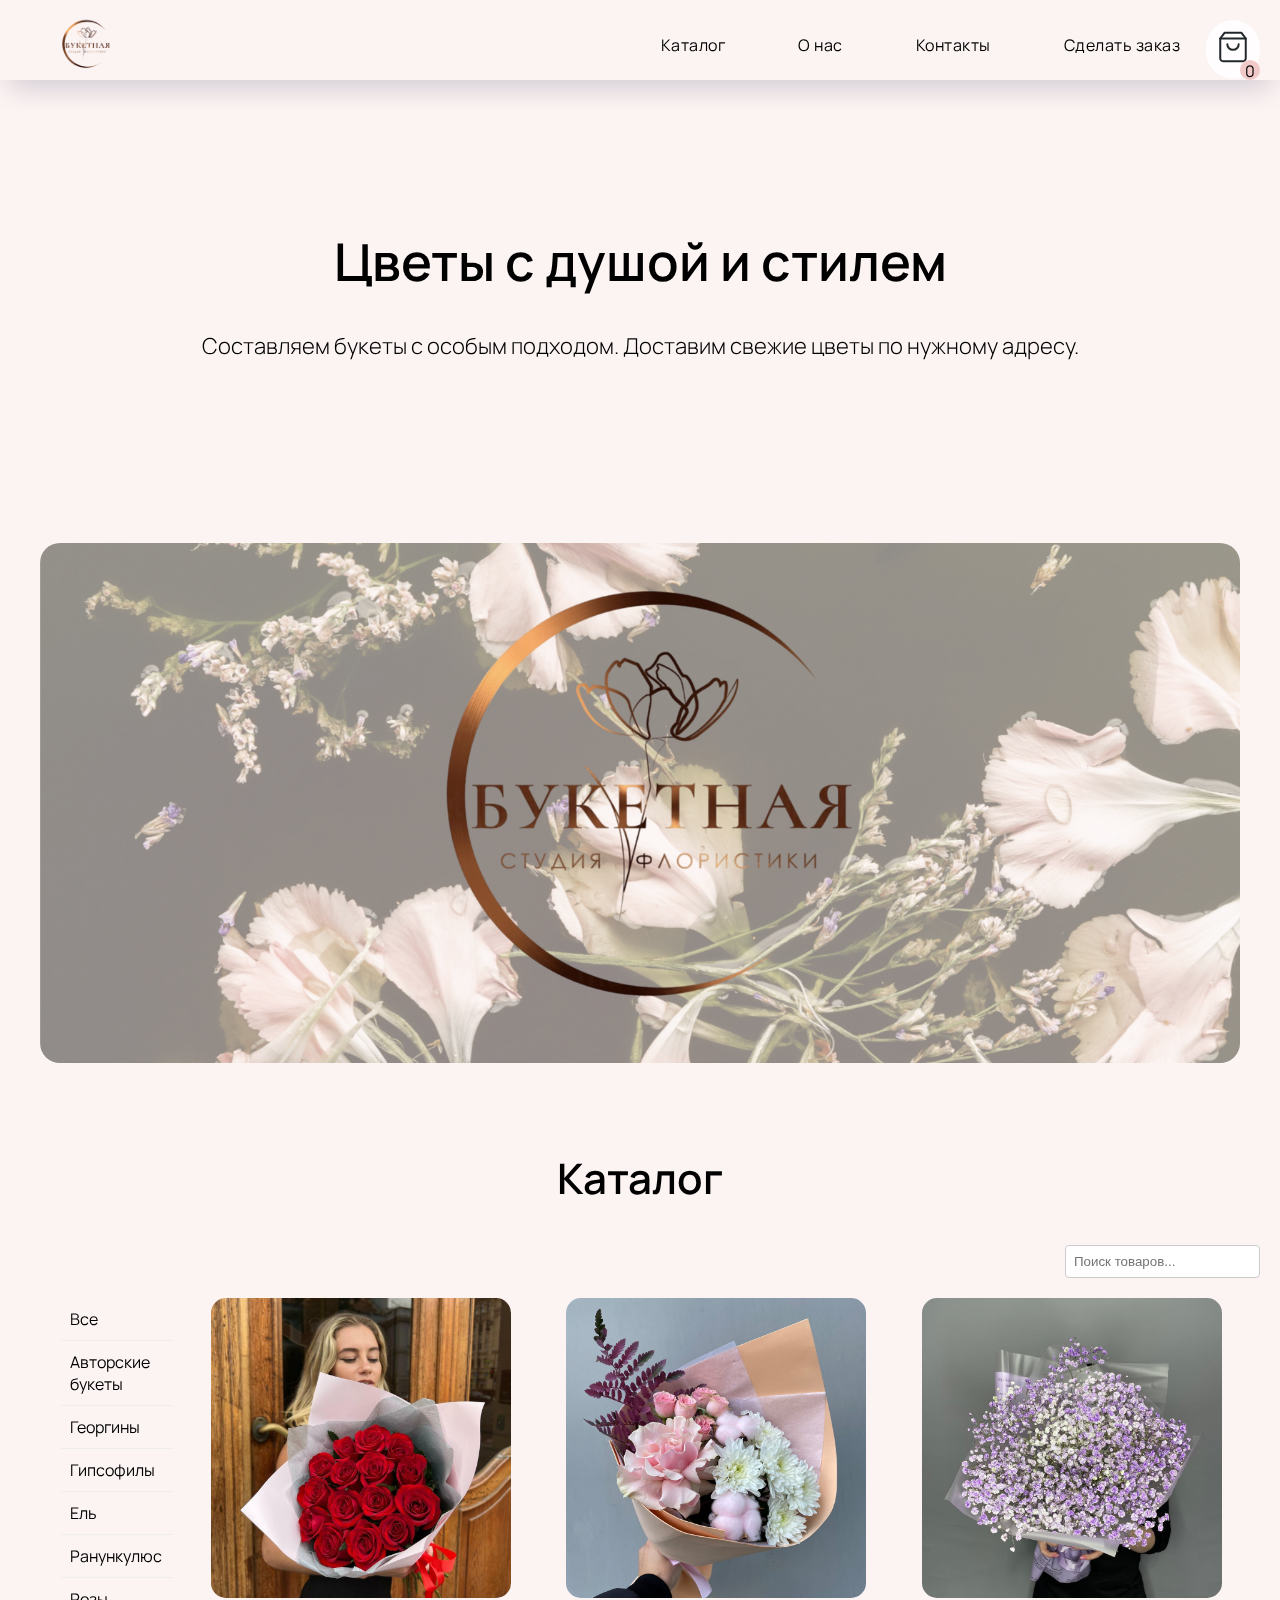
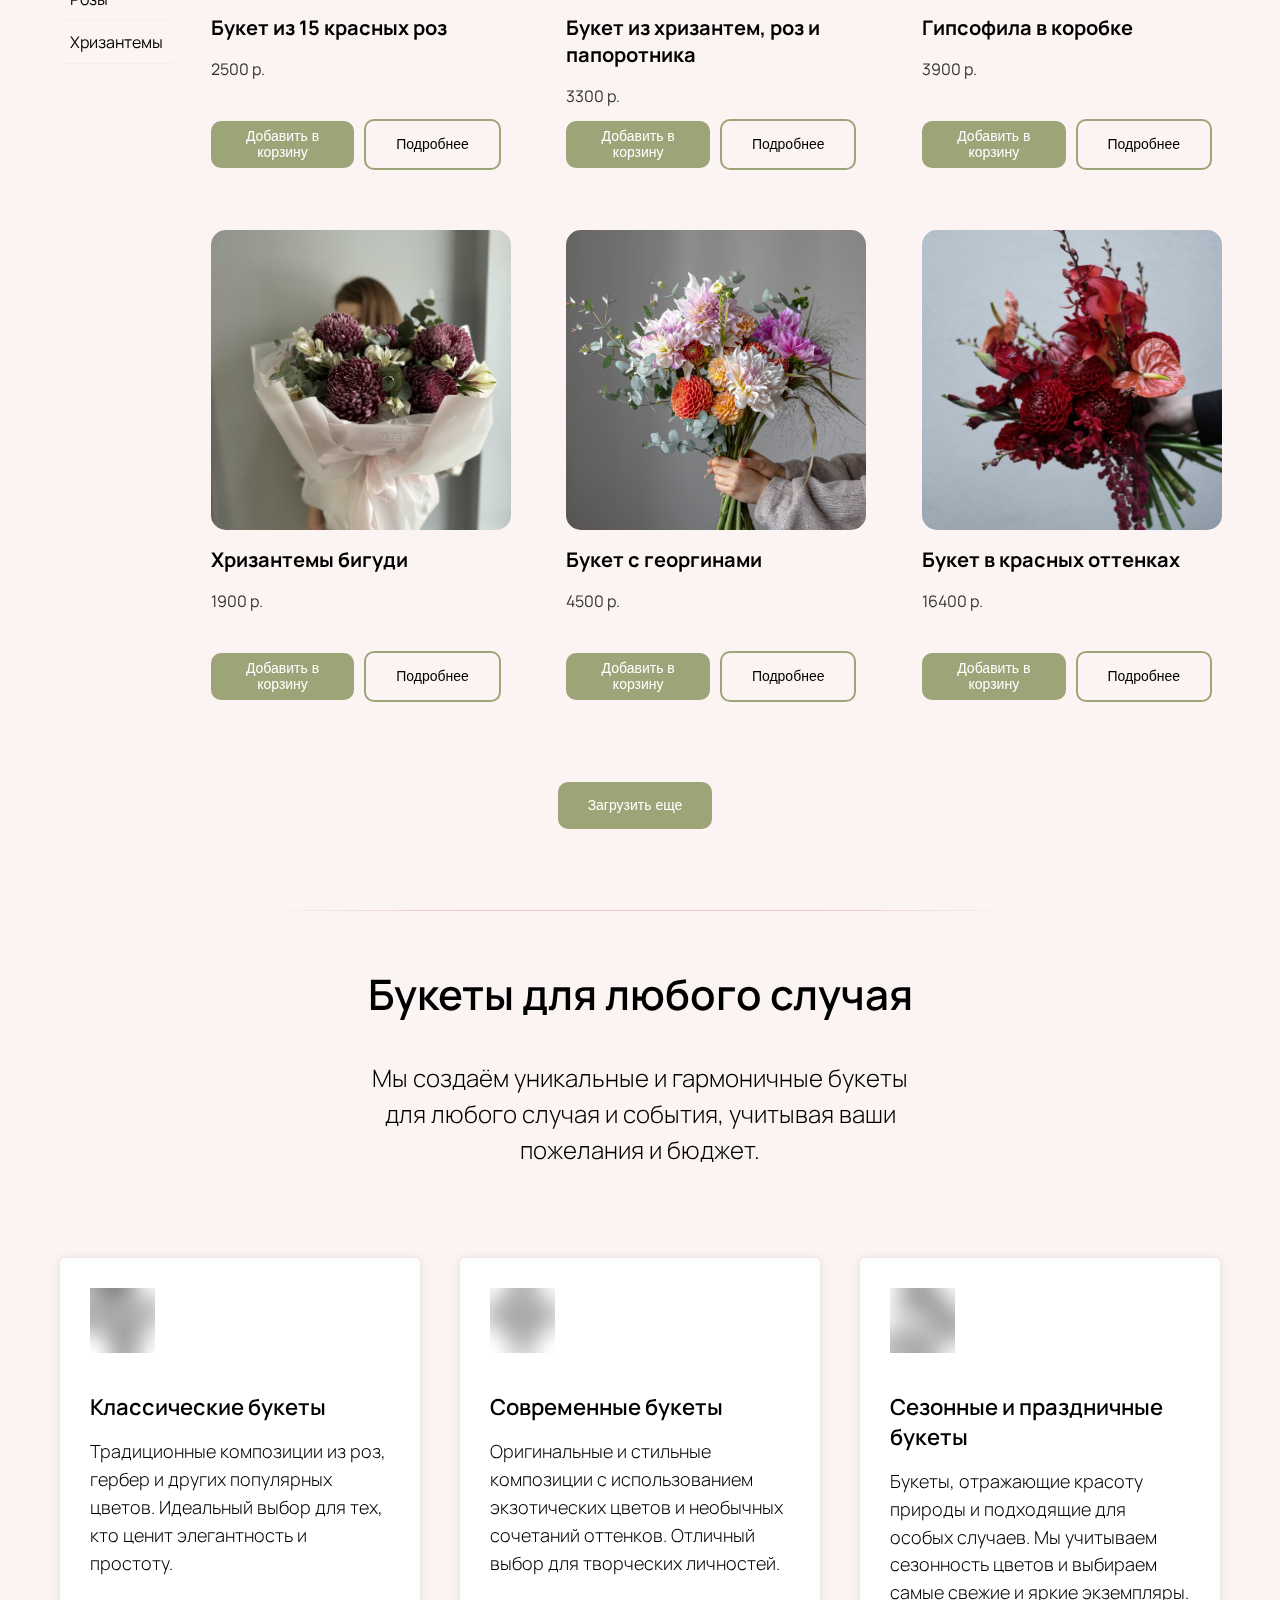
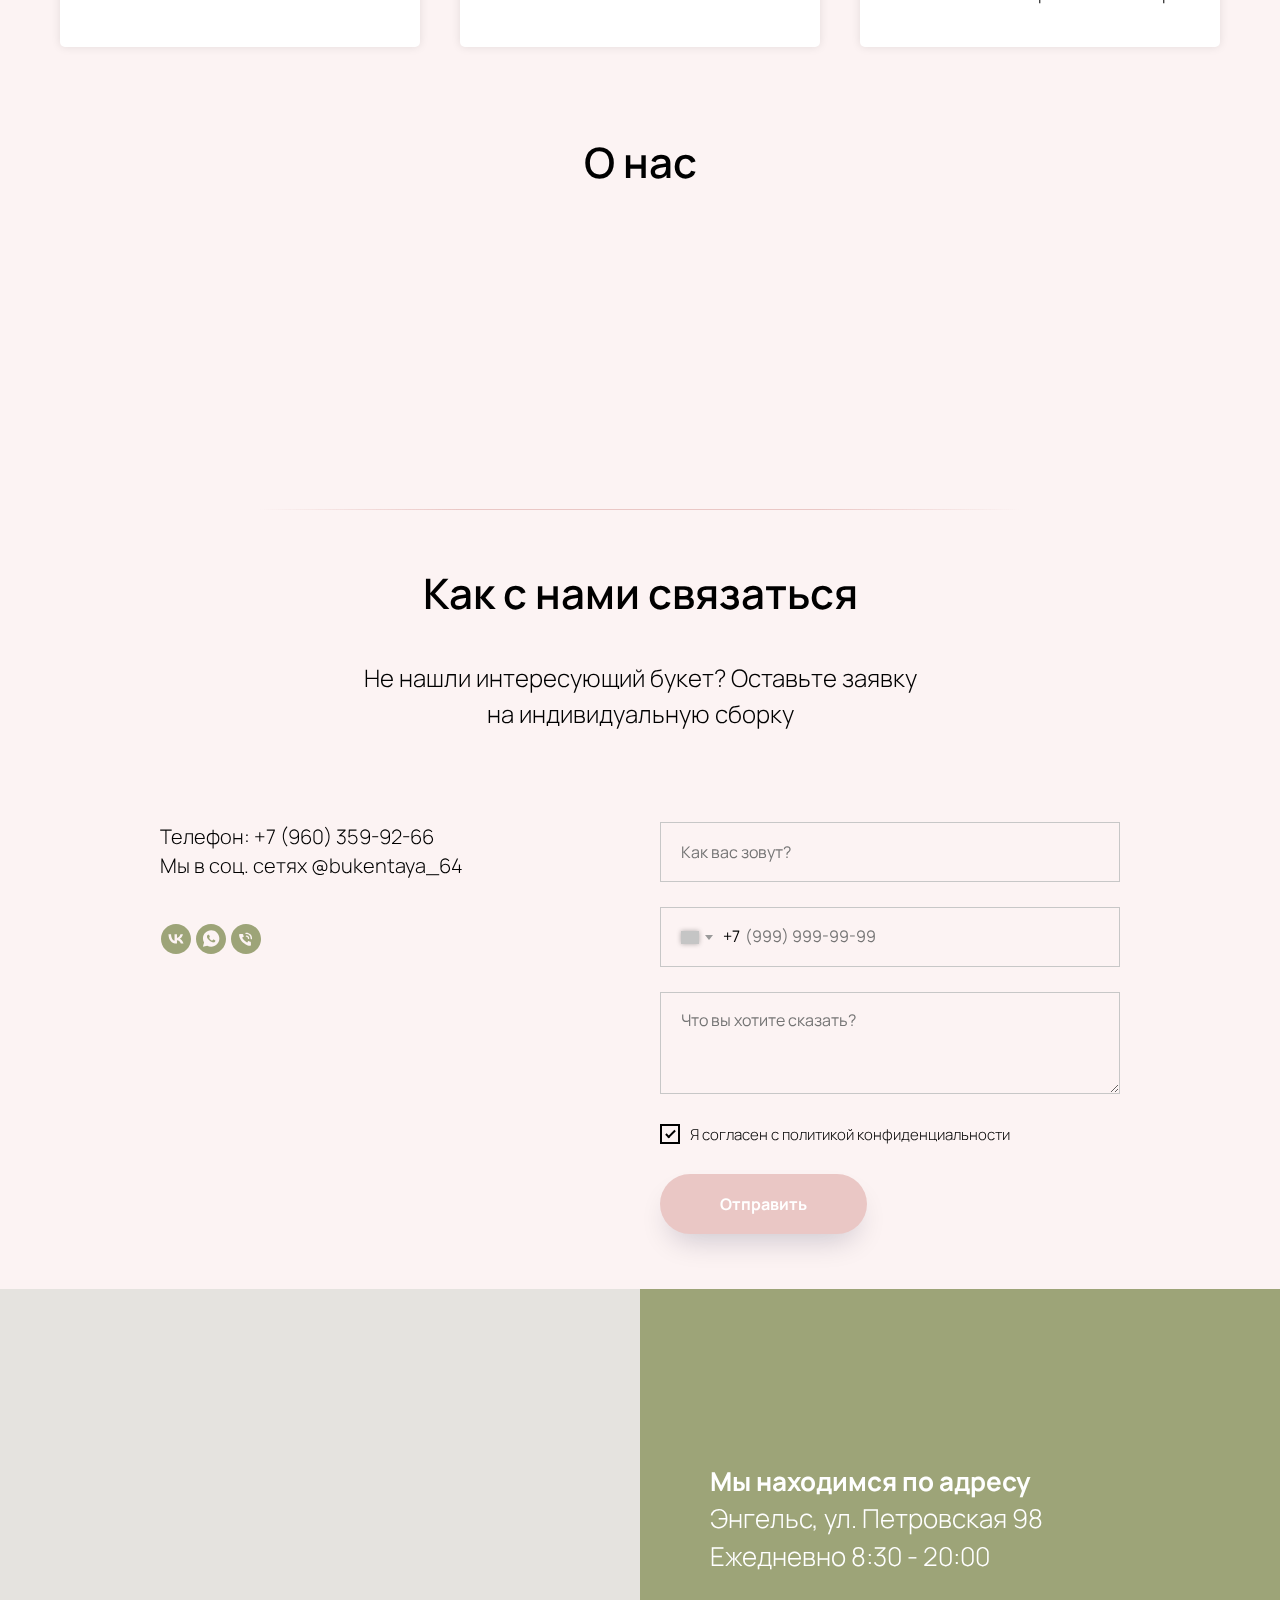
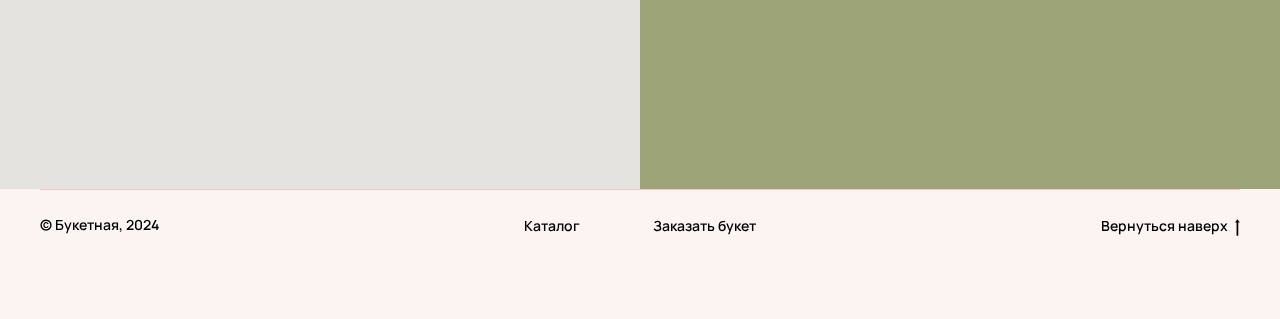
<file: index.html>
<!DOCTYPE html>
<html lang="ru">

<head>
    <meta charset="utf-8" />
    <meta http-equiv="Content-Type" content="text/html; charset=utf-8" />
    <meta name="viewport" content="width=device-width, initial-scale=1.0" />
    <!--metatextblock-->
    <title>Цветочный магазин "Букетная"</title>
    <meta name="description" content="Цветочный магазин в городе Энгельс" />
    <!-- <meta property="og:url" content="http://project11829487.tilda.ws" /> -->
    <meta property="og:title" content="Цветочный магазин &quot;Букетная&quot;" />
    <meta property="og:description" content="Цветочный магазин в городе Энгельс" />
    <meta property="og:type" content="website" />
    <meta property="og:image"
        content="images/logo_photoroom_1_1.png" />
    <!-- <link rel="canonical" href="http://project11829487.tilda.ws"> -->
    <!--/metatextblock-->
    <meta name="format-detection" content="telephone=no" />
    <meta http-equiv="x-dns-prefetch-control" content="on">
    <!-- <link rel="dns-prefetch" href="https://ws.tildacdn.com"> -->
    <link rel="shortcut icon" href="images/logo.png"
        type="image/x-icon" />
    <!-- Assets -->
    <script src="https://neo.tildacdn.com/js/tilda-fallback-1.0.min.js" async charset="utf-8"></script>
    <link rel="stylesheet" href="css/grid-3.0.min.css" type="text/css" media="all" onerror="this.loaderr='y';" />
    <link rel="stylesheet" href="css/blocks-page61337267.min.css" type="text/css" media="all"
        onerror="this.loaderr='y';" />
    <link rel="preconnect" href="https://fonts.gstatic.com">
    <link href="https://fonts.googleapis.com/css2?family=Manrope:wght@300;400;500;600;700&subset=latin,cyrillic"
        rel="stylesheet">
    <link rel="stylesheet" href="css/animation-2.0.min.css" type="text/css" media="all"
        onerror="this.loaderr='y';" />
    <link rel="stylesheet" href="css/popup-1.1.min.css" type="text/css" media="print" onload="this.media='all';"
        onerror="this.loaderr='y';" />
    <noscript>
        <link rel="stylesheet" href="css/popup-1.1.min.css" type="text/css" media="all" /></noscript>
    <link rel="stylesheet" href="css/slds-1.4.min.css" type="text/css" media="print" onload="this.media='all';"
        onerror="this.loaderr='y';" />
    <noscript>
        <link rel="stylesheet" href="css/slds-1.4.min.css" type="text/css" media="all" /></noscript>
    <link rel="stylesheet" href="css/catalog-1.1.min.css" type="text/css" media="print" onload="this.media='all';"
        onerror="this.loaderr='y';" />
    <noscript>
        <link rel="stylesheet" href="css/catalog-1.1.min.css" type="text/css" media="all" /></noscript>
    <link rel="stylesheet" href="css/forms-1.0.min.css" type="text/css" media="all" onerror="this.loaderr='y';" />
    <link rel="stylesheet" href="css/cards-1.0.min.css" type="text/css" media="all" onerror="this.loaderr='y';" />
    <link rel="stylesheet" href="css/cart-1.0.min.css" type="text/css" media="all" onerror="this.loaderr='y';" />
    <link rel="stylesheet" href="css/zoom-2.0.min.css" type="text/css" media="print" onload="this.media='all';"
        onerror="this.loaderr='y';" /> <noscript>
        <link rel="stylesheet" href="css/zoom-2.0.min.css" type="text/css" media="all" /></noscript>
    <script nomodule src="js/polyfill-1.0.min.js" charset="utf-8"></script>
    <script type="text/javascript">
        function t_onReady(func) {
            if (document.readyState != 'loading') {
                func();
            } else {
                document.addEventListener('DOMContentLoaded', func);
            }
        }

        function t_onFuncLoad(funcName, okFunc, time) {
            if (typeof window[funcName] === 'function') {
                okFunc();
            } else {
                setTimeout(function () {
                    t_onFuncLoad(funcName, okFunc, time);
                }, (time || 100));
            }
        }

        function t_throttle(fn, threshhold, scope) {
            return function () {
                fn.apply(scope || this, arguments);
            };
        }
    </script>
    <script src="js/scripts-3.0.min.js" charset="utf-8" defer onerror="this.loaderr='y';"></script>
    <script src="js/blocks-page61337267.min.js?t=1738123441" charset="utf-8" async onerror="this.loaderr='y';">
    </script>
    <script src="js/lazyload-1.3.min.export.js" charset="utf-8" async onerror="this.loaderr='y';"></script>
    <script src="js/animation-2.0.min.js" charset="utf-8" async onerror="this.loaderr='y';"></script>
    <script src="js/menu-1.0.min.js" charset="utf-8" async onerror="this.loaderr='y';"></script>
    <script src="js/hammer.min.js" charset="utf-8" async onerror="this.loaderr='y';"></script>
    <script src="js/slds-1.4.min.js" charset="utf-8" async onerror="this.loaderr='y';"></script>
    <script src="js/products-1.0.min.js" charset="utf-8" async onerror="this.loaderr='y';"></script>
    <script src="js/catalog-1.1.min.js" charset="utf-8" async onerror="this.loaderr='y';"></script>
    <script src="js/cards-1.0.min.js" charset="utf-8" async onerror="this.loaderr='y';"></script>
    <script src="js/forms-1.0.min.js" charset="utf-8" async onerror="this.loaderr='y';"></script>
    <script src="js/map-1.0.min.js" charset="utf-8" async onerror="this.loaderr='y';"></script>
    <script src="js/cart-1.0.min.js" charset="utf-8" async onerror="this.loaderr='y';"></script>
    <script src="js/widget-positions-1.0.min.js" charset="utf-8" async onerror="this.loaderr='y';"></script>
    <script src="js/zoom-2.0.min.js" charset="utf-8" async onerror="this.loaderr='y';"></script>
    <script src="js/skiplink-1.0.min.js" charset="utf-8" async onerror="this.loaderr='y';"></script>
    <script src="js/events-1.0.min.js" charset="utf-8" async onerror="this.loaderr='y';"></script>
    <script type="text/javascript">
        window.dataLayer = window.dataLayer || [];
    </script>
    <script type="text/javascript">
        (function () {
            if ((/bot|google|yandex|baidu|bing|msn|duckduckbot|teoma|slurp|crawler|spider|robot|crawling|facebook/i
                    .test(navigator.userAgent)) === false && typeof (sessionStorage) != 'undefined' &&
                sessionStorage.getItem('visited') !== 'y' && document.visibilityState) {
                var style = document.createElement('style');
                style.type = 'text/css';
                style.innerHTML =
                    '@media screen and (min-width: 980px) {.t-records {opacity: 0;}.t-records_animated {-webkit-transition: opacity ease-in-out .2s;-moz-transition: opacity ease-in-out .2s;-o-transition: opacity ease-in-out .2s;transition: opacity ease-in-out .2s;}.t-records.t-records_visible {opacity: 1;}}';
                document.getElementsByTagName('head')[0].appendChild(style);

                function t_setvisRecs() {
                    var alr = document.querySelectorAll('.t-records');
                    Array.prototype.forEach.call(alr, function (el) {
                        el.classList.add("t-records_animated");
                    });
                    setTimeout(function () {
                        Array.prototype.forEach.call(alr, function (el) {
                            el.classList.add("t-records_visible");
                        });
                        sessionStorage.setItem("visited", "y");
                    }, 400);
                }
                document.addEventListener('DOMContentLoaded', t_setvisRecs);
            }
        })();
    </script>
    <link rel="preconnect" href="https://fonts.googleapis.com">
    <link rel="preconnect" href="https://fonts.gstatic.com" crossorigin>
    <link href="https://fonts.googleapis.com/css2?family=Manrope:wght@400;700&display=swap" rel="stylesheet">
    <link rel="stylesheet" href="style.css">
</head>

<body class="t-body" style="margin:0;">
    <div id="allrecords" data-tilda-export="yes" class="t-records" data-hook="blocks-collection-content-node"
        data-tilda-project-id="11829487" data-tilda-page-id="61337267"
        data-tilda-formskey="43c0a605ed58a848ea843fbf11829487" data-tilda-cookie="no" data-tilda-lazy="yes"
        data-tilda-root-zone="com">
        <div id="rec854803463" class="r t-rec t-rec_pb_30" style="padding-bottom:30px;background-color:#fcf3f3; "
            data-animationappear="off" data-record-type="456" data-bg-color="#fcf3f3">
            <!-- T456 -->
            <div id="nav854803463marker"></div>
            <div class="tmenu-mobile">
                <div class="tmenu-mobile__container">
                    <div class="tmenu-mobile__burgerlogo"> <a href=""> <img
                                src="images/logo__image-photoroom_1_1.png"
                                class="tmenu-mobile__imglogo" imgfield="img" style="max-width: 90px; width: 90px;"
                                alt="Букетная"> </a> </div> <button type="button"
                        class="t-menuburger t-menuburger_first " aria-label="Навигационное меню" aria-expanded="false">
                        <span style="background-color:#9da478;"></span> <span style="background-color:#9da478;"></span>
                        <span style="background-color:#9da478;"></span> <span style="background-color:#9da478;"></span>
                    </button>
                    <script>
                        function t_menuburger_init(recid) {
                            var rec = document.querySelector('#rec' + recid);
                            if (!rec) return;
                            var burger = rec.querySelector('.t-menuburger');
                            if (!burger) return;
                            var isSecondStyle = burger.classList.contains('t-menuburger_second');
                            if (isSecondStyle && !window.isMobile && !('ontouchend' in document)) {
                                burger.addEventListener('mouseenter', function () {
                                    if (burger.classList.contains('t-menuburger-opened')) return;
                                    burger.classList.remove('t-menuburger-unhovered');
                                    burger.classList.add('t-menuburger-hovered');
                                });
                                burger.addEventListener('mouseleave', function () {
                                    if (burger.classList.contains('t-menuburger-opened')) return;
                                    burger.classList.remove('t-menuburger-hovered');
                                    burger.classList.add('t-menuburger-unhovered');
                                    setTimeout(function () {
                                        burger.classList.remove('t-menuburger-unhovered');
                                    }, 300);
                                });
                            }
                            burger.addEventListener('click', function () {
                                if (!burger.closest('.tmenu-mobile') && !burger.closest(
                                        '.t450__burger_container') && !burger.closest('.t466__container') && !
                                    burger.closest('.t204__burger') && !burger.closest(
                                        '.t199__js__menu-toggler')) {
                                    burger.classList.toggle('t-menuburger-opened');
                                    burger.classList.remove('t-menuburger-unhovered');
                                }
                            });
                            var menu = rec.querySelector('[data-menu="yes"]');
                            if (!menu) return;
                            var menuLinks = menu.querySelectorAll('.t-menu__link-item');
                            var submenuClassList = ['t978__menu-link_hook', 't978__tm-link', 't966__tm-link',
                                't794__tm-link', 't-menusub__target-link'
                            ];
                            Array.prototype.forEach.call(menuLinks, function (link) {
                                link.addEventListener('click', function () {
                                    var isSubmenuHook = submenuClassList.some(function (submenuClass) {
                                        return link.classList.contains(submenuClass);
                                    });
                                    if (isSubmenuHook) return;
                                    burger.classList.remove('t-menuburger-opened');
                                });
                            });
                            menu.addEventListener('clickedAnchorInTooltipMenu', function () {
                                burger.classList.remove('t-menuburger-opened');
                            });
                        }
                        t_onReady(function () {
                            t_onFuncLoad('t_menuburger_init', function () {
                                t_menuburger_init('854803463');
                            });
                        });
                    </script>
                    <style>
                        .t-menuburger {
                            position: relative;
                            flex-shrink: 0;
                            width: 28px;
                            height: 20px;
                            padding: 0;
                            border: none;
                            background-color: transparent;
                            outline: none;
                            -webkit-transform: rotate(0deg);
                            transform: rotate(0deg);
                            transition: transform .5s ease-in-out;
                            cursor: pointer;
                            z-index: 999;
                        }

                        .t-menuburger span {
                            display: block;
                            position: absolute;
                            width: 100%;
                            opacity: 1;
                            left: 0;
                            -webkit-transform: rotate(0deg);
                            transform: rotate(0deg);
                            transition: .25s ease-in-out;
                            height: 3px;
                            background-color: #000;
                        }

                        .t-menuburger span:nth-child(1) {
                            top: 0px;
                        }

                        .t-menuburger span:nth-child(2),
                        .t-menuburger span:nth-child(3) {
                            top: 8px;
                        }

                        .t-menuburger span:nth-child(4) {
                            top: 16px;
                        }

                        .t-menuburger__big {
                            width: 42px;
                            height: 32px;
                        }

                        .t-menuburger__big span {
                            height: 5px;
                        }

                        .t-menuburger__big span:nth-child(2),
                        .t-menuburger__big span:nth-child(3) {
                            top: 13px;
                        }

                        .t-menuburger__big span:nth-child(4) {
                            top: 26px;
                        }

                        .t-menuburger__small {
                            width: 22px;
                            height: 14px;
                        }

                        .t-menuburger__small span {
                            height: 2px;
                        }

                        .t-menuburger__small span:nth-child(2),
                        .t-menuburger__small span:nth-child(3) {
                            top: 6px;
                        }

                        .t-menuburger__small span:nth-child(4) {
                            top: 12px;
                        }

                        .t-menuburger-opened span:nth-child(1) {
                            top: 8px;
                            width: 0%;
                            left: 50%;
                        }

                        .t-menuburger-opened span:nth-child(2) {
                            -webkit-transform: rotate(45deg);
                            transform: rotate(45deg);
                        }

                        .t-menuburger-opened span:nth-child(3) {
                            -webkit-transform: rotate(-45deg);
                            transform: rotate(-45deg);
                        }

                        .t-menuburger-opened span:nth-child(4) {
                            top: 8px;
                            width: 0%;
                            left: 50%;
                        }

                        .t-menuburger-opened.t-menuburger__big span:nth-child(1) {
                            top: 6px;
                        }

                        .t-menuburger-opened.t-menuburger__big span:nth-child(4) {
                            top: 18px;
                        }

                        .t-menuburger-opened.t-menuburger__small span:nth-child(1),
                        .t-menuburger-opened.t-menuburger__small span:nth-child(4) {
                            top: 6px;
                        }

                        @media (hover),
                        (min-width:0\0) {
                            .t-menuburger_first:hover span:nth-child(1) {
                                transform: translateY(1px);
                            }

                            .t-menuburger_first:hover span:nth-child(4) {
                                transform: translateY(-1px);
                            }

                            .t-menuburger_first.t-menuburger__big:hover span:nth-child(1) {
                                transform: translateY(3px);
                            }

                            .t-menuburger_first.t-menuburger__big:hover span:nth-child(4) {
                                transform: translateY(-3px);
                            }
                        }

                        .t-menuburger_second span:nth-child(2),
                        .t-menuburger_second span:nth-child(3) {
                            width: 80%;
                            left: 20%;
                            right: 0;
                        }

                        @media (hover),
                        (min-width:0\0) {

                            .t-menuburger_second.t-menuburger-hovered span:nth-child(2),
                            .t-menuburger_second.t-menuburger-hovered span:nth-child(3) {
                                animation: t-menuburger-anim 0.3s ease-out normal forwards;
                            }

                            .t-menuburger_second.t-menuburger-unhovered span:nth-child(2),
                            .t-menuburger_second.t-menuburger-unhovered span:nth-child(3) {
                                animation: t-menuburger-anim2 0.3s ease-out normal forwards;
                            }
                        }

                        .t-menuburger_second.t-menuburger-opened span:nth-child(2),
                        .t-menuburger_second.t-menuburger-opened span:nth-child(3) {
                            left: 0;
                            right: 0;
                            width: 100% !important;
                        }

                        .t-menuburger_third span:nth-child(4) {
                            width: 70%;
                            left: unset;
                            right: 0;
                        }

                        @media (hover),
                        (min-width:0\0) {
                            .t-menuburger_third:not(.t-menuburger-opened):hover span:nth-child(4) {
                                width: 100%;
                            }
                        }

                        .t-menuburger_third.t-menuburger-opened span:nth-child(4) {
                            width: 0 !important;
                            right: 50%;
                        }

                        .t-menuburger_fourth {
                            height: 12px;
                        }

                        .t-menuburger_fourth.t-menuburger__small {
                            height: 8px;
                        }

                        .t-menuburger_fourth.t-menuburger__big {
                            height: 18px;
                        }

                        .t-menuburger_fourth span:nth-child(2),
                        .t-menuburger_fourth span:nth-child(3) {
                            top: 4px;
                            opacity: 0;
                        }

                        .t-menuburger_fourth span:nth-child(4) {
                            top: 8px;
                        }

                        .t-menuburger_fourth.t-menuburger__small span:nth-child(2),
                        .t-menuburger_fourth.t-menuburger__small span:nth-child(3) {
                            top: 3px;
                        }

                        .t-menuburger_fourth.t-menuburger__small span:nth-child(4) {
                            top: 6px;
                        }

                        .t-menuburger_fourth.t-menuburger__small span:nth-child(2),
                        .t-menuburger_fourth.t-menuburger__small span:nth-child(3) {
                            top: 3px;
                        }

                        .t-menuburger_fourth.t-menuburger__small span:nth-child(4) {
                            top: 6px;
                        }

                        .t-menuburger_fourth.t-menuburger__big span:nth-child(2),
                        .t-menuburger_fourth.t-menuburger__big span:nth-child(3) {
                            top: 6px;
                        }

                        .t-menuburger_fourth.t-menuburger__big span:nth-child(4) {
                            top: 12px;
                        }

                        @media (hover),
                        (min-width:0\0) {
                            .t-menuburger_fourth:not(.t-menuburger-opened):hover span:nth-child(1) {
                                transform: translateY(1px);
                            }

                            .t-menuburger_fourth:not(.t-menuburger-opened):hover span:nth-child(4) {
                                transform: translateY(-1px);
                            }

                            .t-menuburger_fourth.t-menuburger__big:not(.t-menuburger-opened):hover span:nth-child(1) {
                                transform: translateY(3px);
                            }

                            .t-menuburger_fourth.t-menuburger__big:not(.t-menuburger-opened):hover span:nth-child(4) {
                                transform: translateY(-3px);
                            }
                        }

                        .t-menuburger_fourth.t-menuburger-opened span:nth-child(1),
                        .t-menuburger_fourth.t-menuburger-opened span:nth-child(4) {
                            top: 4px;
                        }

                        .t-menuburger_fourth.t-menuburger-opened span:nth-child(2),
                        .t-menuburger_fourth.t-menuburger-opened span:nth-child(3) {
                            opacity: 1;
                        }

                        @keyframes t-menuburger-anim {
                            0% {
                                width: 80%;
                                left: 20%;
                                right: 0;
                            }

                            50% {
                                width: 100%;
                                left: 0;
                                right: 0;
                            }

                            100% {
                                width: 80%;
                                left: 0;
                                right: 20%;
                            }
                        }

                        @keyframes t-menuburger-anim2 {
                            0% {
                                width: 80%;
                                left: 0;
                            }

                            50% {
                                width: 100%;
                                right: 0;
                                left: 0;
                            }

                            100% {
                                width: 80%;
                                left: 20%;
                                right: 0;
                            }
                        }
                    </style>
                </div>
            </div>
            <style>
                .tmenu-mobile {
                    background-color: #111;
                    display: none;
                    width: 100%;
                    top: 0;
                    z-index: 990;
                }

                .tmenu-mobile_positionfixed {
                    position: fixed;
                }

                .tmenu-mobile__text {
                    color: #fff;
                }

                .tmenu-mobile__container {
                    min-height: 64px;
                    padding: 20px;
                    position: relative;
                    box-sizing: border-box;
                    display: -webkit-flex;
                    display: -ms-flexbox;
                    display: flex;
                    -webkit-align-items: center;
                    -ms-flex-align: center;
                    align-items: center;
                    -webkit-justify-content: space-between;
                    -ms-flex-pack: justify;
                    justify-content: space-between;
                }

                .tmenu-mobile__list {
                    display: block;
                }

                .tmenu-mobile__burgerlogo {
                    display: inline-block;
                    font-size: 24px;
                    font-weight: 400;
                    white-space: nowrap;
                    vertical-align: middle;
                }

                .tmenu-mobile__imglogo {
                    height: auto;
                    display: block;
                    max-width: 300px !important;
                    box-sizing: border-box;
                    padding: 0;
                    margin: 0 auto;
                }

                @media screen and (max-width:980px) {
                    .tmenu-mobile__menucontent_hidden {
                        display: none;
                        height: 100%;
                    }

                    .tmenu-mobile {
                        display: block;
                    }
                }

                @media screen and (max-width:980px) {
                    #rec854803463 .tmenu-mobile {
                        background-color: #fcf3f3;
                    }

                    #rec854803463 .t-menuburger {
                        -webkit-order: 1;
                        -ms-flex-order: 1;
                        order: 1;
                    }
                }
            </style>
            <style>
                #rec854803463 .tmenu-mobile__burgerlogo a {
                    color: #000000;
                }
            </style>
            <style>
                #rec854803463 .tmenu-mobile__burgerlogo__title {
                    color: #000000;
                }
            </style>
            <div id="nav854803463" class="t456 t456__positionstatic tmenu-mobile__menucontent_hidden"
                style="background-color: rgba(252,243,243,1); " data-bgcolor-hex="#fcf3f3"
                data-bgcolor-rgba="rgba(252,243,243,1)" data-navmarker="nav854803463marker" data-appearoffset=""
                data-bgopacity-two="" data-menushadow="" data-menushadow-css="0px 15px 30px -10px rgba(0,11,48,0.2)"
                data-bgopacity="1" data-menu-items-align="right" data-menu="yes">
                <div class="t456__maincontainer " style="">
                    <div class="t456__leftwrapper" style="min-width:90px;width:90px;">
                        <div class="t456__logowrapper" style="display: block;"> <a href=""> <img
                                    class="t456__imglogo t456__imglogomobile"
                                    src="images/logo__image-photoroom_1_1.png"
                                    imgfield="img" style="max-width: 90px; width: 90px;" alt="Букетная"> </a> </div>
                    </div>
                    <nav class="t456__rightwrapper t456__menualign_right">
                        <ul role="list" class="t456__list t-menu__list">
                            <li class="t456__list_item" style="padding:0 35px 0 0;"> <a class="t-menu__link-item"
                                    href="#rec850886215" data-menu-submenu-hook="" data-menu-item-number="1">Каталог</a>
                            </li>
                            <li class="t456__list_item" style="padding:0 35px;"> <a class="t-menu__link-item"
                                    href="#rec850883380" data-menu-submenu-hook="" data-menu-item-number="2">О нас</a>
                            </li>
                            <li class="t456__list_item" style="padding:0 35px;"> <a class="t-menu__link-item"
                                    href="#rec850883387" data-menu-submenu-hook=""
                                    data-menu-item-number="3">Контакты</a> </li>
                            <li class="t456__list_item" style="padding:0 0 0 35px;"> <a class="t-menu__link-item"
                                    href="#rec854715526" data-menu-submenu-hook="" data-menu-item-number="4">Сделать
                                    заказ</a> </li>
                        </ul>
                    </nav>
                    <div class="cart-container">
                        <img src="images/shopping-bag.svg" alt="">
                        <i class="fas fa-shopping-cart"></i>
                        <span class="cart-count" id="cart-count">0</span>
                    </div>
                </div>
            </div>
            <style>
                @media screen and (max-width:980px) {
                    #rec854803463 .t456__logowrapper {
                        display: none !important;
                    }

                    #rec854803463 .t456__mobile-text {
                        display: none;
                    }

                    #rec854803463 .t456__imglogo {
                        padding: 0;
                    }
                }
            </style>
            <style>
                @media screen and (max-width:980px) {
                    #rec854803463 .t456__leftcontainer {
                        padding: 20px;
                    }
                }

                @media screen and (max-width:980px) {
                    #rec854803463 .t456__imglogo {
                        padding: 20px 0;
                    }
                }
            </style>
            <script type="text/javascript">
                t_onReady(function () {
                    t_onFuncLoad('t_menu__highlightActiveLinks', function () {
                        t_menu__highlightActiveLinks('.t456__list_item a');
                    });
                });
                t_onReady(function () {
                    t_onFuncLoad('t_menu__setBGcolor', function () {
                        t_menu__setBGcolor('854803463', '.t456');
                        window.addEventListener('resize', function () {
                            t_menu__setBGcolor('854803463', '.t456');
                        });
                    });
                    t_onFuncLoad('t_menu__interactFromKeyboard', function () {
                        t_menu__interactFromKeyboard('854803463');
                    });
                });
            </script>
            <script type="text/javascript">
                t_onReady(function () {
                    t_onFuncLoad('t_menu__createMobileMenu', function () {
                        t_menu__createMobileMenu('854803463', '.t456');
                    });
                });
            </script>
            <style>
                #rec854803463 .t-menu__link-item {
                    -webkit-transition: color 0.3s ease-in-out, opacity 0.3s ease-in-out;
                    transition: color 0.3s ease-in-out, opacity 0.3s ease-in-out;
                    position: relative;
                }

                #rec854803463 .t-menu__link-item:not(.t-active):not(.tooltipstered)::after {
                    content: '';
                    position: absolute;
                    left: 0;
                    bottom: 20%;
                    opacity: 0;
                    width: 100%;
                    height: 100%;
                    border-bottom: 1px solid #9da478;
                    -webkit-box-shadow: inset 0px -1px 0px 0px #9da478;
                    -moz-box-shadow: inset 0px -1px 0px 0px #9da478;
                    box-shadow: inset 0px -1px 0px 0px #9da478;
                    -webkit-transition: all 0.3s ease;
                    transition: all 0.3s ease;
                    pointer-events: none;
                }

                #rec854803463 .t-menu__link-item.t-active:not(.t978__menu-link) {
                    font-weight: 600 !important;
                }

                #rec854803463 .t-menu__link-item:not(.t-active):not(.tooltipstered):hover::after {
                    opacity: 1;
                    bottom: -1px;
                }

                #rec854803463 .t-menu__link-item:not(.t-active):not(.tooltipstered):focus-visible::after {
                    opacity: 1;
                    bottom: -1px;
                }

                @supports (overflow:-webkit-marquee) and (justify-content:inherit) {

                    #rec854803463 .t-menu__link-item,
                    #rec854803463 .t-menu__link-item.t-active {
                        opacity: 1 !important;
                    }
                }
            </style>
            <style>
                #rec854803463 .t456__logowrapper a {
                    color: #000000;
                }

                #rec854803463 a.t-menu__link-item {
                    color: #000000;
                    font-weight: 400;
                    font-family: 'Manrope';
                    letter-spacing: 0.5px;
                }
            </style>
            <style>
                #rec854803463 .t456__logo {
                    color: #000000;
                }
            </style>
            <!--[if IE 8]> <style>#rec854803463 .t456{filter:progid:DXImageTransform.Microsoft.gradient(startColorStr='#D9fcf3f3',endColorstr='#D9fcf3f3');}</style> <![endif]-->
            <style>
                #rec854803463 .t456 {
                    box-shadow: 0px 15px 30px -10px rgba(0, 11, 48, 0.2);
                }
            </style>
        </div>
        <div id="rec850883375" class="r t-rec t-rec_pt_120 t-rec_pt-res-480_90 t-rec_pb_45 t-rec_pb-res-480_15"
            style="padding-top:120px;padding-bottom:45px;background-color:#fcf3f3; " data-record-type="1001"
            data-bg-color="#fcf3f3">
            <!-- t1001 -->
            <div class="t1001">
                <div class="t-container t-align_center">
                    <div class="t-col t-col_10 t-prefix_1">
                        <div class="t1001__title t-title t-title_md t-margin_auto" field="title">Цветы с душой и стилем
                        </div>
                        <div class="t1001__descr t-descr t-descr_lg t-margin_auto" field="descr">Составляем букеты с
                            особым подходом. Доставим свежие цветы по нужному адресу.</div>
                        <div class="t1001__btn-wrapper ">
                            <div class="t-btnwrapper t-animate" data-animate-style="fadeindown" data-animate-group="yes"
                                data-animate-delay="0.5" style=""> <a href="#rec850886215" target=""
                                    class="t1001__btn t-btn t-btn_md " data-btneffects-first="btneffects-flash"
                                    style="color:#000000;background-color:#f2c9c9;border-radius:30px; -moz-border-radius:30px; -webkit-border-radius:30px;"
                                    data-buttonfieldset="button"> <span>Выбрать букет</span> </a> </div>
                        </div>
                    </div>
                </div>
                <div class="t1001__img-wrapper t1001__container_indent">
                    <div class="t1001__img t-bgimg"
                        data-original="images/wallpaper__group_86_5.png"
                        style="background-image:url('images/wallpaper__-__resizeb__20x__group_86_5.png');"
                        itemscope itemtype="http://schema.org/ImageObject">
                        <meta itemprop="image" content="images/wallpaper__group_86_5.png">
                    </div>
                </div>
            </div>
            <style>
                @media (hover:hover),
                (min-width:0\0) {
                    #rec850883375 .t-btn:not(.t-animate_no-hover):hover {
                        box-shadow: 0px 15px 30px -10px rgba(0, 11, 48, 0.2) !important;
                    }

                    #rec850883375 .t-btn:not(.t-animate_no-hover):focus-visible {
                        box-shadow: 0px 15px 30px -10px rgba(0, 11, 48, 0.2) !important;
                    }

                    #rec850883375 .t-btn:not(.t-animate_no-hover) {
                        transition-property: background-color, color, border-color, box-shadow;
                        transition-duration: 0.2s;
                        transition-timing-function: ease-in-out;
                    }
                }
            </style>
            <style>
                #rec850883375 .t-btn[data-btneffects-first],
                #rec850883375 .t-btn[data-btneffects-second],
                #rec850883375 .t-btn[data-btneffects-third],
                #rec850883375 .t-submit[data-btneffects-first],
                #rec850883375 .t-submit[data-btneffects-second],
                #rec850883375 .t-submit[data-btneffects-third] {
                    position: relative;
                    overflow: hidden;
                    isolation: isolate;
                }

                #rec850883375 .t-btn[data-btneffects-first="btneffects-flash"] .t-btn_wrap-effects,
                #rec850883375 .t-submit[data-btneffects-first="btneffects-flash"] .t-btn_wrap-effects {
                    position: absolute;
                    top: 0;
                    left: 0;
                    width: 100%;
                    height: 100%;
                    -webkit-transform: translateX(-85px);
                    -ms-transform: translateX(-85px);
                    transform: translateX(-85px);
                    -webkit-animation-name: flash;
                    animation-name: flash;
                    -webkit-animation-duration: 3s;
                    animation-duration: 3s;
                    -webkit-animation-timing-function: linear;
                    animation-timing-function: linear;
                    -webkit-animation-iteration-count: infinite;
                    animation-iteration-count: infinite;
                }

                #rec850883375 .t-btn[data-btneffects-first="btneffects-flash"] .t-btn_wrap-effects_md,
                #rec850883375 .t-submit[data-btneffects-first="btneffects-flash"] .t-btn_wrap-effects_md {
                    -webkit-animation-name: flash-md;
                    animation-name: flash-md;
                }

                #rec850883375 .t-btn[data-btneffects-first="btneffects-flash"] .t-btn_wrap-effects_lg,
                #rec850883375 .t-submit[data-btneffects-first="btneffects-flash"] .t-btn_wrap-effects_lg {
                    -webkit-animation-name: flash-lg;
                    animation-name: flash-lg;
                }

                #rec850883375 .t-btn[data-btneffects-first="btneffects-flash"] .t-btn_effects,
                #rec850883375 .t-submit[data-btneffects-first="btneffects-flash"] .t-btn_effects {
                    background: -webkit-gradient(linear, left top, right top, from(rgba(255, 255, 255, .1)), to(rgba(255, 255, 255, .4)));
                    background: -webkit-linear-gradient(left, rgba(255, 255, 255, .1), rgba(255, 255, 255, .4));
                    background: -o-linear-gradient(left, rgba(255, 255, 255, .1), rgba(255, 255, 255, .4));
                    background: linear-gradient(90deg, rgba(255, 255, 255, .1), rgba(255, 255, 255, .4));
                    width: 45px;
                    height: 100%;
                    position: absolute;
                    top: 0;
                    left: 30px;
                    -webkit-transform: skewX(-45deg);
                    -ms-transform: skewX(-45deg);
                    transform: skewX(-45deg);
                }

                @-webkit-keyframes flash {
                    20% {
                        -webkit-transform: translateX(100%);
                        transform: translateX(100%);
                    }

                    100% {
                        -webkit-transform: translateX(100%);
                        transform: translateX(100%);
                    }
                }

                @keyframes flash {
                    20% {
                        -webkit-transform: translateX(100%);
                        transform: translateX(100%);
                    }

                    100% {
                        -webkit-transform: translateX(100%);
                        transform: translateX(100%);
                    }
                }

                @-webkit-keyframes flash-md {
                    30% {
                        -webkit-transform: translateX(100%);
                        transform: translateX(100%);
                    }

                    100% {
                        -webkit-transform: translateX(100%);
                        transform: translateX(100%);
                    }
                }

                @keyframes flash-md {
                    30% {
                        -webkit-transform: translateX(100%);
                        transform: translateX(100%);
                    }

                    100% {
                        -webkit-transform: translateX(100%);
                        transform: translateX(100%);
                    }
                }

                @-webkit-keyframes flash-lg {
                    40% {
                        -webkit-transform: translateX(100%);
                        transform: translateX(100%);
                    }

                    100% {
                        -webkit-transform: translateX(100%);
                        transform: translateX(100%);
                    }
                }

                @keyframes flash-lg {
                    40% {
                        -webkit-transform: translateX(100%);
                        transform: translateX(100%);
                    }

                    100% {
                        -webkit-transform: translateX(100%);
                        transform: translateX(100%);
                    }
                }
            </style>
            <script>
                t_onReady(function () {
                    var rec = document.getElementById('rec850883375');
                    if (!rec) return;
                    var firstButton = rec.querySelectorAll(
                        '.t-btn[data-btneffects-first], .t-submit[data-btneffects-first]');
                    Array.prototype.forEach.call(firstButton, function (button) {
                        button.insertAdjacentHTML('beforeend',
                            '<div class="t-btn_wrap-effects"><div class="t-btn_effects"></div></div>'
                            );
                        var buttonEffect = button.querySelector('.t-btn_wrap-effects');
                        if (button.offsetWidth > 230) {
                            buttonEffect.classList.add('t-btn_wrap-effects_md');
                        };
                        if (button.offsetWidth > 750) {
                            buttonEffect.classList.remove('t-btn_wrap-effects_md');
                            buttonEffect.classList.add('t-btn_wrap-effects_lg');
                        }
                    });
                });
            </script>
            <style>
                #rec850883375 .t1001__img {
                    border-radius: 20px;
                }
            </style>
        </div>
        
        <div id="rec850886215" class="container-categories">
            <div class="t795__title t-title t-title_xs t-align_center t-margin_auto" field="title">Каталог</div>
                <style>
                    .t795__title {
                        padding-top: 0px;
                        padding-bottom: 0px;
                    }
                </style>
            <div class="search-container">
                <input type="text" id="search-input" placeholder="Поиск товаров...">
            </div>

            <div class="categories-container">
                
                <aside class="categories">
                    <ul class="category">
                        <li data-category="Все">Все</li>
                        <li data-category="Авторские букеты">Авторские букеты</li>
                        <li data-category="Георгины">Георгины</li>
                        <li data-category="Гипсофилы">Гипсофилы</li>
                        <li data-category="Ель">Ель</li>
                        <li data-category="Ранункулюс">Ранункулюс</li>
                        <li data-category="Розы">Розы</li>
                        <li data-category="Хризантемы">Хризантемы</li>
                    </ul>
                </aside>
                <main class="products">
                    <!-- Карточки товаров будут добавлены через JS -->
                </main>
            </div>    
            <div class="load-more-container">
                <button id="load-more-button">Загрузить еще</button>
            </div>
    
            <div class="modal" id="product-modal">
                <div class="modal-content">
                    <span class="close-button" id="close-modal">&times;</span>
                    <div class="modal-main-content">
                        <div class="modal-image-wrapper">
                            <div class="modal-gallery">
                                <div class="modal-slides" id="modal-slides">
                                    <!-- Здесь будут слайды -->
                                </div>
                                <button class="prev-slide" id="prev-slide">&#10094;</button>
                                <button class="next-slide" id="next-slide">&#10095;</button>
                            </div>
                            <div class="modal-previews" id="modal-previews">
                            </div>
                        </div>
                        <div class="modal-text-content">
                            <h2 id="modal-title"></h2>
                            <p id="modal-price"></p>
                            <p id="modal-description" class="modal-description"></p>
                            <button id="buy-button" class="buy-button">Добавить в корзину</button>
                        </div>
                    </div>
                </div>
            </div>
    
            <div class="cart-modal" id="cart-modal">
                <div class="cart-modal-content">
                    <span class="close-button" id="close-cart-modal">&times;</span>
                    <h2>Ваш заказ</h2>
                    <div class="cart-items" id="cart-items">
                        <!-- Корзина будет генерироваться здесь -->
                    </div>
                    <div class="cart-total">
                        <p id="cart-total-price">Сумма: 0 р.</p>
                    </div>
                    <div class="cart-form">
                        <label for="input" data-redactor-toolbar="no">Ваше имя</label>
                        <input type="text" id="customer-name" class="t-input js-tilda-rule" placeholder="Как вас зовут?"
                            style="border:1px solid #c7c7c7;">
                        <label for="input" data-redactor-toolbar="no">Номер телефона</label>
                        <div class=" t-input-group t-input-group_ph " data-input-lid="0949215262980"
                            data-field-type="ph">
                            <div class="t-input-block ">
                                <input type="tel" autocomplete="tel" name="Phone" id="customer-phone"
                                    data-phonemask-init="no" data-phonemask-id="854715526"
                                    data-phonemask-lid="0949215262980" data-phonemask-maskcountry="RU"
                                    class="t-input js-phonemask-input js-tilda-rule" value=""
                                    placeholder="+7(999)999-99-99" data-tilda-req="1" aria-required="true"
                                    aria-describedby="error_0949215262980" style="border:1px solid #c7c7c7;">
                                <!-- id="customer-phone" -->
                                <script type="text/javascript">
                                    const phoneInput = document.getElementById('customer-phone');

                                    phoneInput.addEventListener('input', function (e) {
                                        let value = e.target.value;
                                        // Удаляем все нецифровые символы, кроме +
                                        value = value.replace(/[^\d+]/g, '');
                                        if (value[0] != '+') {
                                            value = '+' + value
                                        }
                                        // Ограничиваем длину до 12 символов, включая +
                                        if (value.length > 12) {
                                            value = value.slice(0, 12);
                                        }

                                        let x = value.replace(/\D/g, '').match(
                                            /^(\d{1})(\d{0,3})(\d{0,3})(\d{0,2})(\d{0,2})$/);
                                        if (!x) {
                                            e.target.value = value;
                                            return;
                                        }


                                        let formattedValue = "+" + x[1] + (x[2] ? "(" + x[2] : "");
                                        formattedValue += (x[3] ? ")" + x[3] : "");
                                        formattedValue += (x[4] ? "-" + x[4] : "");
                                        formattedValue += (x[5] ? "-" + x[5] : "");
                                        e.target.value = formattedValue;
                                    });

                                    // Добавляем '+7' при фокусе на поле ввода, если поле пустое
                                    phoneInput.addEventListener('focus', function (e) {
                                        if (e.target.value.length === 0) {
                                            e.target.value = "+7";
                                        }
                                    });

                                    // Убираем '+7', если поле ввода пустое и теряется фокус
                                    phoneInput.addEventListener('blur', function (e) {
                                        if (e.target.value === "+7") {
                                            e.target.value = "";
                                        }
                                    });
                                </script>
                            </div>
                        </div>

                        <label>Самовывоз
                            <input style="display: inline-block;  width:auto" type="radio" name="deliveryMethod"
                                value="pickup" checked>
                        </label>
                        <label>Доставка
                            <input style="display: inline-block;  width:auto" type="radio" name="deliveryMethod"
                                value="delivery">
                        </label>


                        <div id="deliveryAddressFields" class="hidden">
                            <label for="customer-street">Улица:</label>
                            <input type="text" id="customer-street" class="t-input js-phonemask-input js-tilda-rule"
                                name="Street" placeholder="Название улицы">

                            <label for="customer-house">Дом:</label>
                            <input type="text" id="customer-house" class="t-input js-phonemask-input js-tilda-rule"
                                name="House" placeholder="Номер дома">

                            <label for="customer-apartment">Квартира:</label>
                            <input type="text" id="customer-apartment" class="t-input js-phonemask-input js-tilda-rule"
                                name="Apartment" placeholder="Номер квартиры">


                            <script>
                                const deliveryMethodRadios = document.querySelectorAll('input[name="deliveryMethod"]');
                                const deliveryAddressFields = document.getElementById('deliveryAddressFields');

                                deliveryMethodRadios.forEach(radio => {
                                    radio.addEventListener('change', function () {
                                        if (this.value === 'delivery') {
                                            deliveryAddressFields.classList.remove('hidden');
                                        } else {
                                            deliveryAddressFields.classList.add('hidden');
                                        }
                                    });
                                });
                            </script>
                            <style>
                                .hidden {
                                    display: none;
                                }

                                label {
                                    vertical-align: middle;
                                    /* Выравниваем текст по середине элемента label */
                                }

                                .radio-group {
                                    display: flex;
                                    /* Включаем flexbox для группы радиокнопок */
                                    align-items: center;
                                    /* Выравниваем элементы по вертикали по центру */
                                }
                            </style>
                        </div>
                        <div class="cart-total">
                            <p id="cart-total-price-form">Сумма: 0 р.</p>
                        </div>
                        <button class="t-submit" style="color:#ffffff;background-color:#eac7c5;border-radius:30px; -moz-border-radius:30px; -webkit-border-radius:30px;box-shadow:0px 15px 30px -10px rgba(0,11,48,0.2);" id="checkout-button">Оформить заказ</button>

                    </div>
                </div>
            </div>
        </div>

        <div id="rec855823927" class="r t-rec t-rec_pt_0 t-rec_pb_0"
        style="padding-top:0px;padding-bottom:0px;background-color:#fcf3f3; " data-animationappear="off"
        data-record-type="363" data-bg-color="#fcf3f3">
        <!-- T029 100 -->
        <div class="t029">
            <div class="t029__container t-container">
                <div class="t029__col t-col t-col_8">
                    <div class="t029__linewrapper" style="opacity:1;">
                        <div class="t029__opacity t029__opacity_left"
                            style="background-image: -moz-linear-gradient(right, #eac7c5, rgba(234,199,197, 0)); background-image: -webkit-linear-gradient(right, #eac7c5, rgba(234,199,197, 0)); background-image: -o-linear-gradient(right, #eac7c5, rgba(234,199,197, 0)); background-image: -ms-linear-gradient(right, #eac7c5, rgba(234,199,197, 0));">
                        </div>
                        <div class="t-divider t029__line" style="background: #eac7c5;"></div>
                        <div class="t029__opacity t029__opacity_right"
                            style="background-image: -moz-linear-gradient(left, #eac7c5, rgba(234,199,197, 0)); background-image: -webkit-linear-gradient(left, #eac7c5, rgba(234,199,197, 0)); background-image: -o-linear-gradient(left, #eac7c5, rgba(234,199,197, 0)); background-image: -ms-linear-gradient(left, #eac7c5, rgba(234,199,197, 0));">
                        </div>
                    </div>
                </div>
            </div>
        </div>
    </div>
        
        <div id="rec855801929" class="r t-rec t-rec_pt_45 t-rec_pb_45 t-screenmin-320px"
            style="padding-top:45px;padding-bottom:45px;background-color:#fcf3f3; " data-animationappear="off"
            data-record-type="858" data-screen-min="320px" data-bg-color="#fcf3f3">
            <!-- t858 -->
            <div class="t858">
                <div class="t-section__container t-container t-container_flex">
                    <div class="t-col t-col_12 ">
                        <div class="t-section__title t-title t-title_xs t-align_center t-margin_auto" field="btitle">
                            Букеты для любого случая
                        </div>
                        <div class="t-section__descr t-descr t-descr_xl t-align_center t-margin_auto" field="bdescr">
                            Мы создаём уникальные и гармоничные букеты для любого случая и события, учитывая ваши
                            пожелания и бюджет.
                        </div>
                    </div>
                </div>
                <style>
                    .t-section__descr {
                        max-width: 560px;
                    }

                    #rec855801929 .t-section__title {
                        margin-bottom: 40px;
                    }

                    #rec855801929 .t-section__descr {
                        margin-bottom: 90px;
                    }

                    @media screen and (max-width:960px) {
                        #rec855801929 .t-section__title {
                            margin-bottom: 20px;
                        }

                        #rec855801929 .t-section__descr {
                            margin-bottom: 45px;
                        }
                    }
                </style>
                <style>
                    @media screen and (max-width:480px),
                    (orientation:landscape) and (max-height:480px) {
                        #rec855801929 .t-section__title {
                            font-size: 16px;
                        }
                    }

                    @media screen and (max-width:480px),
                    (orientation:landscape) and (max-height:480px) {
                        #rec855801929 .t-section__descr {
                            font-size: 14px;
                        }
                    }
                </style>
                <div class="t858__container t-card__container t-container" data-columns-in-row="3">
                    <div class="t858__col t-item t-card__col t-card__col_withoutbtn t-col t-col_4 t-align_left">
                        <div class="t858__inner-col" style="background-color:#ffffff;">
                            <div class="t858__wrap">
                                <div class="t858__wrap_top">
                                    <div class="t858__bgimg t-bgimg" bgimgfield="li_img__6348461198050"
                                        data-original="images/icons8-flower-100.png"
                                        style="margin-bottom:40px;background-image:url('images/resizeb__20x__icons8-flower-100.png');"
                                        itemscope itemtype="http://schema.org/ImageObject">
                                        <meta itemprop="image"
                                            content="images/icons8-flower-100.png">
                                    </div>
                                </div>
                                <div class="t858__wrap_bottom">
                                    <div class="t-card__title t-name t-name_lg t858__bottommargin"
                                        field="li_title__6348461198050">
                                        Классические букеты
                                    </div>
                                    <div class="t-card__descr t-descr t-descr_sm" field="li_descr__6348461198050">
                                        Традиционные композиции из роз, гербер и других популярных цветов. Идеальный
                                        выбор для тех, кто ценит элегантность и простоту.
                                    </div>
                                    <style>
                                        @media screen and (max-width:480px),
                                        (orientation:landscape) and (max-height:480px) {
                                            #rec855801929 .t-card__title {
                                                font-size: 14px;
                                                line-height: 1.3;
                                            }
                                        }

                                        @media screen and (max-width:480px),
                                        (orientation:landscape) and (max-height:480px) {
                                            #rec855801929 .t-card__descr {
                                                font-size: 14px;
                                                line-height: 1.3;
                                            }
                                        }
                                    </style>
                                </div>
                            </div>
                        </div>
                    </div>
                    <div class="t858__col t-item t-card__col t-card__col_withoutbtn t-col t-col_4 t-align_left">
                        <div class="t858__inner-col" style="background-color:#ffffff;">
                            <div class="t858__wrap">
                                <div class="t858__wrap_top">
                                    <div class="t858__bgimg t-bgimg" bgimgfield="li_img__6348461198051"
                                        data-original="images/icons8-flower-bouque.png"
                                        style="margin-bottom:40px;background-image:url('images/resizeb__20x__icons8-flower-bouque.png');"
                                        itemscope itemtype="http://schema.org/ImageObject">
                                        <meta itemprop="image"
                                            content="images/icons8-flower-bouque.png">
                                    </div>
                                </div>
                                <div class="t858__wrap_bottom">
                                    <div class="t-card__title t-name t-name_lg t858__bottommargin"
                                        field="li_title__6348461198051">
                                        Современные букеты
                                    </div>
                                    <div class="t-card__descr t-descr t-descr_sm" field="li_descr__6348461198051">
                                        Оригинальные и стильные композиции с использованием экзотических цветов и
                                        необычных сочетаний оттенков. Отличный выбор для творческих личностей.
                                    </div>
                                    <style>
                                        @media screen and (max-width:480px),
                                        (orientation:landscape) and (max-height:480px) {
                                            #rec855801929 .t-card__title {
                                                font-size: 14px;
                                                line-height: 1.3;
                                            }
                                        }

                                        @media screen and (max-width:480px),
                                        (orientation:landscape) and (max-height:480px) {
                                            #rec855801929 .t-card__descr {
                                                font-size: 14px;
                                                line-height: 1.3;
                                            }
                                        }
                                    </style>
                                </div>
                            </div>
                        </div>
                    </div>
                    <div class="t858__col t-item t-card__col t-card__col_withoutbtn t-col t-col_4 t-align_left">
                        <div class="t858__inner-col" style="background-color:#ffffff;">
                            <div class="t858__wrap">
                                <div class="t858__wrap_top">
                                    <div class="t858__bgimg t-bgimg" bgimgfield="li_img__6348461198052"
                                        data-original="images/icons8-flowers-100-rose.png"
                                        style="margin-bottom:40px;background-image:url('images/resizeb__20x__icons8-flowers-100-rose.png');"
                                        itemscope itemtype="http://schema.org/ImageObject">
                                        <meta itemprop="image"
                                            content="images/icons8-flowers-100-rose.png">
                                    </div>
                                </div>
                                <div class="t858__wrap_bottom">
                                    <div class="t-card__title t-name t-name_lg t858__bottommargin"
                                        field="li_title__6348461198052">
                                        Сезонные и праздничные букеты
                                    </div>
                                    <div class="t-card__descr t-descr t-descr_sm" field="li_descr__6348461198052">
                                        Букеты, отражающие красоту природы и подходящие для особых случаев. Мы учитываем
                                        сезонность цветов и выбираем самые свежие и яркие экземпляры.
                                    </div>
                                    <style>
                                        @media screen and (max-width:480px),
                                        (orientation:landscape) and (max-height:480px) {
                                            #rec855801929 .t-card__title {
                                                font-size: 14px;
                                                line-height: 1.3;
                                            }
                                        }

                                        @media screen and (max-width:480px),
                                        (orientation:landscape) and (max-height:480px) {
                                            #rec855801929 .t-card__descr {
                                                font-size: 14px;
                                                line-height: 1.3;
                                            }
                                        }
                                    </style>
                                </div>
                            </div>
                        </div>
                    </div>
                </div>
            </div>
            <script type="text/javascript">
                t_onReady(function () {
                    t_onFuncLoad('t858_init', function () {
                        t858_init('855801929');
                    });
                });
            </script>
            <style>
                #rec855801929 .t858__inner-col {
                    box-shadow: 0px 0px 10px rgba(0, 0, 0, 0.1);
                }
            </style>
            <style>
                #rec855801929 .t858__inner-col {
                    border-radius: 5px;
                }
            </style>
        </div>
        <div id="rec850883380" class="r t-rec t-rec_pt_45 t-rec_pt-res-480_30 t-rec_pb_45 t-rec_pb-res-480_30"
            style="padding-top:45px;padding-bottom:45px;background-color:#fcf3f3; " data-animationappear="off"
            data-record-type="846" data-bg-color="#fcf3f3">
            <!-- t846 -->
            <div class="t846">
                <div class="t-section__container t-container t-container_flex">
                    <div class="t-col t-col_12 ">
                        <div class="t-section__title t-title t-title_xs t-align_center t-margin_auto" field="btitle">
                            О нас
                        </div>
                    </div>
                </div>
                <style></style>
                <style>
                    #rec850883380 .t-section__title {
                        padding-bottom: 40px;
                    }

                    #rec850883380 .t-section__descr {
                        max-width: 560px;
                    }
                </style>
                <div class="t846__container t-card__container t-container">
                    <div class="t846__col t-item t-col t-col_8 t-prefix_2 t-item t-animate"
                        data-animate-style="fadeinup" data-animate-chain="yes">
                        <div class="t-card__col t-card__col_withoutbtn">
                            <div class="t-cell t-valign_top"> </div>
                            <div class="t846__textwrapper t-cell t-valign_top" style="">
                                <div class="t-card__descr t-descr t-descr_sm" field="li_descr__5137194723000">
                                    Букетная - это цветочный сервис с особым подходом
                                </div>
                                <style>
                                    #rec850883380 .t-card__descr {
                                        padding-bottom: 0px;
                                    }
                                </style>
                            </div>
                        </div>
                    </div>
                    <div class="t-clear t846__separator" style="margin-bottom:40px;"></div>
                    <div class="t846__col t-item t-col t-col_8 t-prefix_2 t-item t-animate"
                        data-animate-style="fadeinup" data-animate-chain="yes">
                        <div class="t-card__col t-card__col_withoutbtn">
                            <div class="t-cell t-valign_top"> </div>
                            <div class="t846__textwrapper t-cell t-valign_top" style="">
                                <div class="t-card__descr t-descr t-descr_sm" field="li_descr__5137194723001">
                                    Наша миссия и философия "Мы создаем красоту и вдохновляем каждый день, дарим радость
                                    и прекрасные эмоции и делаем этот мир немного лучше"
                                </div>
                                <style>
                                    #rec850883380 .t-card__descr {
                                        padding-bottom: 0px;
                                    }
                                </style>
                            </div>
                        </div>
                    </div>
                    <div class="t-clear t846__separator" style="margin-bottom:40px;"></div>
                    <div class="t846__col t-item t-col t-col_8 t-prefix_2 t-item t-animate"
                        data-animate-style="fadeinup" data-animate-chain="yes">
                        <div class="t-card__col t-card__col_withoutbtn">
                            <div class="t-cell t-valign_top"> </div>
                            <div class="t846__textwrapper t-cell t-valign_top" style="">
                                <div class="t-card__descr t-descr t-descr_sm" field="li_descr__5137194723002">
                                    Мы любим цветы и находимся в постоянном поиске новых идей и вдохновения,
                                    разрабатываем новые продукты и думаем о том, как сделать наш сервис еще лучше.
                                </div>
                                <style>
                                    #rec850883380 .t-card__descr {
                                        padding-bottom: 0px;
                                    }
                                </style>
                            </div>
                        </div>
                    </div>
                </div>
            </div>
            <script>
                t_onReady(function () {
                    t_onFuncLoad('t846_init', function () {
                        t846_init('850883380');
                    });
                });
            </script>
        </div>
        <div id="rec855823927" class="r t-rec t-rec_pt_0 t-rec_pb_0"
            style="padding-top:0px;padding-bottom:0px;background-color:#fcf3f3; " data-animationappear="off"
            data-record-type="363" data-bg-color="#fcf3f3">
            <!-- T029 100 -->
            <div class="t029">
                <div class="t029__container t-container">
                    <div class="t029__col t-col t-col_8">
                        <div class="t029__linewrapper" style="opacity:1;">
                            <div class="t029__opacity t029__opacity_left"
                                style="background-image: -moz-linear-gradient(right, #eac7c5, rgba(234,199,197, 0)); background-image: -webkit-linear-gradient(right, #eac7c5, rgba(234,199,197, 0)); background-image: -o-linear-gradient(right, #eac7c5, rgba(234,199,197, 0)); background-image: -ms-linear-gradient(right, #eac7c5, rgba(234,199,197, 0));">
                            </div>
                            <div class="t-divider t029__line" style="background: #eac7c5;"></div>
                            <div class="t029__opacity t029__opacity_right"
                                style="background-image: -moz-linear-gradient(left, #eac7c5, rgba(234,199,197, 0)); background-image: -webkit-linear-gradient(left, #eac7c5, rgba(234,199,197, 0)); background-image: -o-linear-gradient(left, #eac7c5, rgba(234,199,197, 0)); background-image: -ms-linear-gradient(left, #eac7c5, rgba(234,199,197, 0));">
                            </div>
                        </div>
                    </div>
                </div>
            </div>
        </div>
        <div id="rec854715526" class="r t-rec t-rec_pt_45 t-rec_pb_45"
            style="padding-top:45px;padding-bottom:45px;background-color:#fcf3f3; " data-record-type="718"
            data-bg-color="#fcf3f3">
            <!-- t718 -->
            <div class="t718">
                <div class="t-section__container t-container t-container_flex">
                    <div class="t-col t-col_12 ">
                        <div class="t-section__title t-title t-title_xs t-align_center t-margin_auto" field="btitle">
                            Как с нами связаться
                        </div>
                        <div class="t-section__descr t-descr t-descr_xl t-align_center t-margin_auto" field="bdescr">
                            Не нашли интересующий букет? Оставьте заявку на индивидуальную сборку
                        </div>
                    </div>
                </div>
                <style>
                    .t-section__descr {
                        max-width: 560px;
                    }

                    #rec854715526 .t-section__title {
                        margin-bottom: 40px;
                    }

                    #rec854715526 .t-section__descr {
                        margin-bottom: 90px;
                    }

                    @media screen and (max-width:960px) {
                        #rec854715526 .t-section__title {
                            margin-bottom: 20px;
                        }

                        #rec854715526 .t-section__descr {
                            margin-bottom: 45px;
                        }
                    }
                </style>
                <div class="t-container">
                    <div class="t-col t-col_5 t-prefix_1">
                        <div class="t718__contentbox" >
                            <div class="t718__contentwrapper">
                                <div class="t718__contacts t-text t-descr_xxxl" field="text">
                                    <div style="font-size: 20px;" data-customstyle="yes">Телефон: +7 (960)
                                        359-92-66<br />Мы в соц. сетях @bukentaya_64</div>
                                </div>
                                <div class="t-sociallinks">
                                    <ul role="list" class="t-sociallinks__wrapper" aria-label="Соц. сети">
                                        <!-- new soclinks -->
                                        <li class="t-sociallinks__item t-sociallinks__item_vk"><a
                                                href="https://vk.com/buketnaya_64" target="_blank" rel="nofollow"
                                                aria-label="VK" title="VK" style="width: 30px; height: 30px;"><svg
                                                    class="t-sociallinks__svg" role="presentation" width=30px
                                                    height=30px viewBox="0 0 100 100" fill="none"
                                                    xmlns="http://www.w3.org/2000/svg">
                                                    <path fill-rule="evenodd" clip-rule="evenodd"
                                                        d="M50 100c27.614 0 50-22.386 50-50S77.614 0 50 0 0 22.386 0 50s22.386 50 50 50ZM25 34c.406 19.488 10.15 31.2 27.233 31.2h.968V54.05c6.278.625 11.024 5.216 12.93 11.15H75c-2.436-8.87-8.838-13.773-12.836-15.647C66.162 47.242 71.783 41.62 73.126 34h-8.058c-1.749 6.184-6.932 11.805-11.867 12.336V34h-8.057v21.611C40.147 54.362 33.838 48.304 33.556 34H25Z"
                                                        fill="#9da478" /> </svg></a></li>&nbsp;<li
                                            class="t-sociallinks__item t-sociallinks__item_whatsapp"><a
                                                href="https://wa.me/79603599266" target="_blank" rel="nofollow"
                                                aria-label="WhatsApp" title="WhatsApp"
                                                style="width: 30px; height: 30px;"><svg class="t-sociallinks__svg"
                                                    role="presentation" width=30px height=30px viewBox="0 0 100 100"
                                                    fill="none" xmlns="http://www.w3.org/2000/svg">
                                                    <path fill-rule="evenodd" clip-rule="evenodd"
                                                        d="M50 100C77.6142 100 100 77.6142 100 50C100 22.3858 77.6142 0 50 0C22.3858 0 0 22.3858 0 50C0 77.6142 22.3858 100 50 100ZM69.7626 28.9928C64.6172 23.841 57.7739 21.0027 50.4832 21C35.4616 21 23.2346 33.2252 23.2292 48.2522C23.2274 53.0557 24.4823 57.7446 26.8668 61.8769L23 76L37.4477 72.2105C41.4282 74.3822 45.9107 75.5262 50.4714 75.528H50.4823C65.5029 75.528 77.7299 63.301 77.7363 48.2749C77.7408 40.9915 74.9089 34.1446 69.7626 28.9928ZM62.9086 53.9588C62.2274 53.6178 58.8799 51.9708 58.2551 51.7435C57.6313 51.5161 57.1766 51.4024 56.7228 52.0845C56.269 52.7666 54.964 54.2998 54.5666 54.7545C54.1692 55.2092 53.7718 55.2656 53.0915 54.9246C52.9802 54.8688 52.8283 54.803 52.6409 54.7217C51.6819 54.3057 49.7905 53.4855 47.6151 51.5443C45.5907 49.7382 44.2239 47.5084 43.8265 46.8272C43.4291 46.1452 43.7837 45.7769 44.1248 45.4376C44.3292 45.2338 44.564 44.9478 44.7987 44.662C44.9157 44.5194 45.0328 44.3768 45.146 44.2445C45.4345 43.9075 45.56 43.6516 45.7302 43.3049C45.7607 43.2427 45.7926 43.1776 45.8272 43.1087C46.0545 42.654 45.9409 42.2565 45.7708 41.9155C45.6572 41.6877 45.0118 40.1167 44.4265 38.6923C44.1355 37.984 43.8594 37.3119 43.671 36.8592C43.1828 35.687 42.6883 35.69 42.2913 35.6924C42.2386 35.6928 42.1876 35.6931 42.1386 35.6906C41.7421 35.6706 41.2874 35.667 40.8336 35.667C40.3798 35.667 39.6423 35.837 39.0175 36.5191C38.9773 36.5631 38.9323 36.6111 38.8834 36.6633C38.1738 37.4209 36.634 39.0648 36.634 42.2002C36.634 45.544 39.062 48.7748 39.4124 49.2411L39.415 49.2444C39.4371 49.274 39.4767 49.3309 39.5333 49.4121C40.3462 50.5782 44.6615 56.7691 51.0481 59.5271C52.6732 60.2291 53.9409 60.6475 54.9303 60.9612C56.5618 61.4796 58.046 61.4068 59.22 61.2313C60.5286 61.0358 63.2487 59.5844 63.8161 57.9938C64.3836 56.4033 64.3836 55.0392 64.2136 54.7554C64.0764 54.5258 63.7545 54.3701 63.2776 54.1395C63.1633 54.0843 63.0401 54.0247 62.9086 53.9588Z"
                                                        fill="#9da478" /> </svg></a></li>&nbsp;<li
                                            class="t-sociallinks__item t-sociallinks__item_phone"><a
                                                href="tel:+7 (960) 359-92-66" target="_blank" rel="nofollow"
                                                aria-label="Телефон" title="Телефон"
                                                style="width: 30px; height: 30px;"><svg class="t-sociallinks__svg"
                                                    role="presentation" width=30px height=30px viewBox="0 0 100 100"
                                                    fill="none" xmlns="http://www.w3.org/2000/svg">
                                                    <path fill-rule="evenodd" clip-rule="evenodd"
                                                        d="M50 100C77.6142 100 100 77.6142 100 50C100 22.3858 77.6142 0 50 0C22.3858 0 0 22.3858 0 50C0 77.6142 22.3858 100 50 100ZM50.0089 29H51.618C56.4915 29.0061 61.1633 30.9461 64.6073 34.3938C68.0512 37.8415 69.9856 42.5151 69.9856 47.3879V48.9968C69.9338 49.5699 69.6689 50.1027 69.2433 50.49C68.8177 50.8772 68.2623 51.0908 67.6868 51.0884H67.5029C66.8966 51.0358 66.3359 50.745 65.9437 50.2796C65.5516 49.8143 65.36 49.2124 65.4109 48.6061V47.3879C65.4109 43.7303 63.9578 40.2225 61.3711 37.6362C58.7844 35.0499 55.2761 33.597 51.618 33.597H50.3997C49.79 33.6488 49.1847 33.4563 48.7169 33.0619C48.2492 32.6675 47.9573 32.1035 47.9054 31.4939C47.8536 30.8843 48.0461 30.279 48.4406 29.8114C48.835 29.3437 49.3992 29.0518 50.0089 29ZM56.889 49.0132C56.4579 48.5821 56.2157 47.9975 56.2157 47.3879C56.2157 46.1687 55.7313 44.9994 54.869 44.1373C54.0068 43.2752 52.8374 42.7909 51.618 42.7909C51.0083 42.7909 50.4236 42.5488 49.9925 42.1177C49.5614 41.6867 49.3192 41.102 49.3192 40.4924C49.3192 39.8828 49.5614 39.2982 49.9925 38.8672C50.4236 38.4361 51.0083 38.1939 51.618 38.1939C54.0568 38.1939 56.3956 39.1626 58.1201 40.8868C59.8445 42.611 60.8133 44.9495 60.8133 47.3879C60.8133 47.9975 60.5711 48.5821 60.14 49.0132C59.7089 49.4442 59.1242 49.6864 58.5145 49.6864C57.9048 49.6864 57.3201 49.4442 56.889 49.0132ZM66.4011 69.0663L66.401 69.0846C66.3999 69.5725 66.2967 70.0547 66.0981 70.5003C65.8998 70.9451 65.611 71.3435 65.2499 71.67C64.8674 72.0182 64.4123 72.2771 63.9176 72.428C63.4516 72.5702 62.9613 72.6132 62.4782 72.5546C58.2475 72.53 53.4102 70.5344 49.1802 68.1761C44.8871 65.7827 41.0444 62.915 38.8019 60.9903L38.7681 60.9613L38.7367 60.9299C32.3303 54.5198 28.2175 46.1735 27.0362 37.186C26.9623 36.6765 27.0018 36.157 27.1519 35.6645C27.3027 35.1695 27.5615 34.7142 27.9094 34.3314C28.2397 33.9658 28.6436 33.6742 29.0944 33.4757C29.5447 33.2775 30.0316 33.1766 30.5234 33.1796H37.4967C38.299 33.1636 39.0826 33.4244 39.7156 33.9184C40.3527 34.4156 40.7979 35.1184 40.9754 35.9071L41.0038 36.0335V36.1631C41.0038 36.4901 41.0787 36.795 41.1847 37.2268C41.2275 37.4012 41.2755 37.5965 41.3256 37.8221L41.326 37.8238C41.583 38.9896 41.925 40.1351 42.3491 41.251L42.7322 42.259L38.4899 44.26L38.4846 44.2625C38.204 44.3914 37.986 44.6263 37.8784 44.9157L37.8716 44.934L37.8642 44.952C37.7476 45.236 37.7476 45.5545 37.8642 45.8385L37.9144 45.9608L37.9359 46.0912C38.0802 46.9648 38.5603 48.0981 39.4062 49.4169C40.243 50.7215 41.3964 52.1437 42.808 53.5872C45.6206 56.4634 49.3981 59.3625 53.5798 61.5387C53.8533 61.6395 54.1552 61.6343 54.4257 61.5231L54.4437 61.5157L54.462 61.5089C54.7501 61.4016 54.9842 61.1848 55.1133 60.9057L55.1148 60.9023L57.0232 56.6591L58.0397 57.03C59.1934 57.4509 60.3737 57.7947 61.5729 58.0592L61.5785 58.0605L61.5841 58.0618C62.152 58.1929 62.7727 58.3042 63.3802 58.3942L63.4231 58.4006L63.4654 58.4101C64.2537 58.5877 64.956 59.0332 65.453 59.6706C65.9429 60.2991 66.2033 61.0758 66.1916 61.8721L66.4011 69.0663Z"
                                                        fill="#9da478" /> </svg></a></li><!-- /new soclinks -->
                                    </ul>
                                </div>
                            </div>
                        </div>
                    </div>
                    <div class="t-col t-col_5 ">
                        <form id="form854715526" name='form854715526' role="form" action='' method='POST'
                            data-formactiontype="2" data-inputbox=".t-input-group"
                            class="t-form js-form-proccess t-form_inputs-total_4 "
                            data-success-callback="t718_onSuccess"> <input type="hidden" name="formservices[]"
                                value="4a8c3a3c52debd4b7eb8d7960ec34aca" class="js-formaction-services"> <input
                                type="hidden" name="formservices[]" value="2000807b4cf0ffa292fe83784b820309"
                                class="js-formaction-services">
                            <div class="js-successbox t-form__successbox t-text t-text_md" aria-live="polite"
                                style="display:none;" data-success-message="Спасибо! Данные успешно отправлены"></div>
                            <div class="t-form__inputsbox t-form__inputsbox_vertical-form t-form__inputsbox_inrow">
                                <div class=" t-input-group t-input-group_nm " data-input-lid="0949215262981"
                                    data-field-type="nm">
                                    <div class="t-input-block "> <input type="text" autocomplete="name" name="Name"
                                            id="input_0949215262981" class="t-input js-tilda-rule" value=""
                                            placeholder="Как вас зовут?" data-tilda-rule="name"
                                            aria-describedby="error_0949215262981" style="border:1px solid #c7c7c7;">
                                    </div>
                                    <div class="t-input-error" aria-live="polite" id="error_0949215262981"></div>
                                </div>
                                <div class=" t-input-group t-input-group_ph " data-input-lid="0949215262980"
                                    data-field-type="ph">
                                    <div class="t-input-block "> <input type="tel" autocomplete="tel" name="Phone"
                                            id="input_0949215262980" data-phonemask-init="no"
                                            data-phonemask-id="854715526" data-phonemask-lid="0949215262980"
                                            data-phonemask-maskcountry="RU"
                                            class="t-input js-phonemask-input js-tilda-rule" value=""
                                            placeholder="+7(999)999-99-99" data-tilda-req="1" aria-required="true"
                                            aria-describedby="error_0949215262980" style="border:1px solid #c7c7c7;">
                                        <script type="text/javascript">
                                            if (!document.getElementById('t-phonemask-script')) {
                                                (function (d, w, o) {
                                                    var n = d.getElementsByTagName(o)[0],
                                                        s = d.createElement(o),
                                                        f = function () {
                                                            n.parentNode.insertBefore(s, n);
                                                        };
                                                    s.type = "text/javascript";
                                                    s.async = true;
                                                    s.id = 't-phonemask-script';
                                                    s.src = "js/phone-mask-1.1.min.js";
                                                    if (w.opera == "[object Opera]") {
                                                        d.addEventListener("DOMContentLoaded", f, false);
                                                    } else {
                                                        f();
                                                    }
                                                })(document, window, 'script');
                                            } else {
                                                t_onReady(function () {
                                                    t_onFuncLoad('t_form_phonemask_load', function () {
                                                        var phoneMasks = document.querySelectorAll(
                                                            '#rec854715526 [data-phonemask-lid="0949215262980"]'
                                                            );
                                                        t_form_phonemask_load(phoneMasks);
                                                    });
                                                });
                                            }
                                        </script>
                                    </div>
                                    <div class="t-input-error" aria-live="polite" id="error_0949215262980"></div>
                                </div>
                                <div class=" t-input-group t-input-group_ta " data-input-lid="0949215262982"
                                    data-field-type="ta">
                                    <div class="t-input-block "> <textarea name="Textarea" id="input_0949215262982"
                                            class="t-input js-tilda-rule" placeholder="Что вы хотите сказать?"
                                            aria-describedby="error_0949215262982"
                                            style="border:1px solid #c7c7c7;height:102px;" rows="3"></textarea> </div>
                                    <div class="t-input-error" aria-live="polite" id="error_0949215262982"></div>
                                </div>
                                <div class=" t-input-group t-input-group_cb " data-input-lid="1737552709084"
                                    data-field-type="cb">
                                    <div class="t-input-block "> <label
                                            class="t-checkbox__control t-checkbox__control_flex t-text t-text_xs"
                                            style=""> <input type="checkbox" name="Checkbox" value="yes"
                                                class="t-checkbox js-tilda-rule" checked data-tilda-req="1"
                                                aria-required="true">
                                            <div class="t-checkbox__indicator"></div> <span>Я согласен с политикой
                                                конфиденциальности</span>
                                        </label> </div>
                                    <div class="t-input-error" aria-live="polite" id="error_1737552709084"></div>
                                </div>
                                <div class="t-form__errorbox-middle">
                                    <!--noindex-->
                                    <div class="js-errorbox-all t-form__errorbox-wrapper" style="display:none;"
                                        data-nosnippet tabindex="-1" aria-label="Ошибки при заполнении формы">
                                        <ul role="list" class="t-form__errorbox-text t-text t-text_md">
                                            <li class="t-form__errorbox-item js-rule-error js-rule-error-all"></li>
                                            <li class="t-form__errorbox-item js-rule-error js-rule-error-req"></li>
                                            <li class="t-form__errorbox-item js-rule-error js-rule-error-email"></li>
                                            <li class="t-form__errorbox-item js-rule-error js-rule-error-name"></li>
                                            <li class="t-form__errorbox-item js-rule-error js-rule-error-phone"></li>
                                            <li class="t-form__errorbox-item js-rule-error js-rule-error-minlength">
                                            </li>
                                            <li class="t-form__errorbox-item js-rule-error js-rule-error-string"></li>
                                        </ul>
                                    </div>
                                    <!--/noindex-->
                                </div>
                                <div class="t-form__submit"> <button type="submit" class="t-submit"
                                        style="color:#ffffff;background-color:#eac7c5;border-radius:30px; -moz-border-radius:30px; -webkit-border-radius:30px;box-shadow:0px 15px 30px -10px rgba(0,11,48,0.2);"
                                        data-field="buttontitle" data-buttonfieldset="button">
                                        Отправить </button> </div>
                            </div>
                            <div class="t-form__errorbox-bottom">
                                <!--noindex-->
                                <div class="js-errorbox-all t-form__errorbox-wrapper" style="display:none;"
                                    data-nosnippet tabindex="-1" aria-label="Ошибки при заполнении формы">
                                    <ul role="list" class="t-form__errorbox-text t-text t-text_md">
                                        <li class="t-form__errorbox-item js-rule-error js-rule-error-all"></li>
                                        <li class="t-form__errorbox-item js-rule-error js-rule-error-req"></li>
                                        <li class="t-form__errorbox-item js-rule-error js-rule-error-email"></li>
                                        <li class="t-form__errorbox-item js-rule-error js-rule-error-name"></li>
                                        <li class="t-form__errorbox-item js-rule-error js-rule-error-phone"></li>
                                        <li class="t-form__errorbox-item js-rule-error js-rule-error-minlength"></li>
                                        <li class="t-form__errorbox-item js-rule-error js-rule-error-string"></li>
                                    </ul>
                                </div>
                                <!--/noindex-->
                            </div>
                        </form>
                    </div>
                </div>
            </div>
            <style>
                @media (hover:hover),
                (min-width:0\0) {
                    #rec854715526 .t-submit:hover {
                        box-shadow: 0px 10px 20px rgba(0, 11, 48, 0.25) !important;
                    }

                    #rec854715526 .t-submit:focus-visible {
                        box-shadow: 0px 10px 20px rgba(0, 11, 48, 0.25) !important;
                    }
                }
            </style>
        </div>
        <div id="rec850883387" class="r t-rec" style=" " data-animationappear="off" data-record-type="433">
            <!-- t433 -->
            <div class="t433">
                <div class="t-width t-width_100 t433__mainblock" style="margin:0 auto; background-color:#9da478;">
                    <div class="t-map-lazyload t433__map t433__col" data-maplazy-load="false">
                        <div class="t-map" id="separateMap850883387" data-map-language="" data-map-x="-74.005941"
                            data-map-y="40.7127837" data-map-zoom="16"
                            data-map-title=" Мы находимся по адресу Энгельс, ул. Петровская 98 Ежедневно 8:30 - 20:00"
                            data-map-mode="" style="width:100%; position: relative; height:500px;"> </div>
                        <script type="text/javascript">
                            var arMapMarkers850883387 = [{
                                title: "Букетная, ул. Петровская 98",
                                descr: "Открыты ежедневно с 8:30 до 20:00",
                                lat: "51.495287",
                                lng: "46.121482",
                                color: null,
                                url: null,
                                isOpen: false,
                                isHidden: false,
                                offset: null,
                            }, ];
                            t_onReady(function () {
                                t_map_lazyload_add_map();
                                window.addEventListener('scroll', t_throttle(t_map_lazyload_add_map, 300));

                                function t_map_lazyload_add_map() {
                                    var windowHeight = window.innerHeight;
                                    var scrollDiffHeigth = 700;
                                    var rec = document.getElementById('rec' + 850883387);
                                    if (!rec) return;
                                    var map = rec.querySelector('.t-map-lazyload');
                                    if (!map) return;
                                    var blockTop = map.getBoundingClientRect().top + window.pageYOffset;
                                    if (window.pageYOffset > blockTop - windowHeight - scrollDiffHeigth) {
                                        if (map.getAttribute('data-maplazy-load') === 'false') {
                                            map.setAttribute('data-maplazy-load', 'true');
                                            t_onFuncLoad('t_appendYandexMap', function () {
                                                t_appendYandexMap("850883387", "");
                                            });
                                        }
                                    }
                                }
                            });
                        </script>
                    </div>
                    <div class="t433__col t433__col_text" style="background-color:#9da478;">
                        <div class="t433__contentbox" style="background-color:#9da478; height:500px;">
                            <div class="t433__contentwrapper">
                                <div class="t433__title t-descr t-descr_xxl" field="title"><strong>Мы находимся по
                                        адресу</strong><br />Энгельс, ул. Петровская 98<br />Ежедневно 8:30 - 20:00
                                </div>
                            </div>
                        </div>
                    </div>
                </div>
            </div>
            <script>
                t_onReady(function () {
                    t_onFuncLoad('t433_init', function () {
                        t433_init('850883387');
                    });
                });
            </script>
            <style>
                #rec850883387 .t433__title,
                #rec850883387 .t433__text,
                #rec850883387 .t433__descr {
                    color: #ffffff;
                }
            </style>
        </div>
        <div id="rec854765063" class="r t-rec" style=" " data-animationappear="off" data-record-type="706">
            <!--tcart-->
            <!-- @classes: t-text t-text_xs t-name t-name_xs t-name_md t-btn t-btn_sm -->
            <script>
                t_onReady(function () {
                    setTimeout(function () {
                        t_onFuncLoad('tcart__init', function () {
                            tcart__init('854765063');
                        });
                    }, 50);
                    var userAgent = navigator.userAgent.toLowerCase();
                    var body = document.body;
                    if (!body) return;
                    if (userAgent.indexOf('instagram') !== -1 && userAgent.indexOf('iphone') !== -1) {
                        body.style.position = 'relative';
                    }
                    var rec = document.querySelector('#rec854765063');
                    if (!rec) return;
                    var cartWindow = rec.querySelector('.t706__cartwin,.t706__cartpage');
                    var allRecords = document.querySelector('.t-records');
                    var currentMode = allRecords.getAttribute('data-tilda-mode');
                    if (cartWindow && currentMode !== 'edit' && currentMode !== 'preview') {
                        cartWindow.addEventListener('scroll', t_throttle(function () {
                            if (window.lazy === 'y' || document.querySelector('#allrecords')
                                .getAttribute('data-tilda-lazy') === 'yes') {
                                t_onFuncLoad('t_lazyload_update', function () {
                                    t_lazyload_update();
                                });
                            }
                        }, 500));
                    }
                });
            </script>
            <div class="t706" data-cart-countdown="yes" data-opencart-onorder="yes" data-project-currency="р."
                data-project-currency-side="r" data-project-currency-sep="," data-project-currency-code="RUB">
                <div class="t706__carticon t706__carticon_sm" style="top:20px;bottom:initial;right:40px;">
                    <div class="t706__carticon-text t-name t-name_xs"></div>
                    <div class="t706__carticon-wrapper">
                        <div class="t706__carticon-imgwrap"> <svg role="img" class="t706__carticon-img"
                                xmlns="http://www.w3.org/2000/svg" viewBox="0 0 64 64">
                                <path fill="none" stroke-width="2" stroke-miterlimit="10" d="M44 18h10v45H10V18h10z" />
                                <path fill="none" stroke-width="2" stroke-miterlimit="10"
                                    d="M22 24V11c0-5.523 4.477-10 10-10s10 4.477 10 10v13" /> </svg> </div>
                        <div class="t706__carticon-counter js-carticon-counter"
                            style="background-color:#eac7c5;color:#ffffff;"></div>
                    </div>
                </div>
                <div class="t706__cartwin" style="display: none;">
                    <div class="t706__close t706__cartwin-close"> <button type="button"
                            class="t706__close-button t706__cartwin-close-wrapper" aria-label="Закрыть корзину"> <svg
                                role="presentation" class="t706__close-icon t706__cartwin-close-icon" width="23px"
                                height="23px" viewBox="0 0 23 23" version="1.1" xmlns="http://www.w3.org/2000/svg"
                                xmlns:xlink="http://www.w3.org/1999/xlink">
                                <g stroke="none" stroke-width="1" fill="#fff" fill-rule="evenodd">
                                    <rect
                                        transform="translate(11.313708, 11.313708) rotate(-45.000000) translate(-11.313708, -11.313708) "
                                        x="10.3137085" y="-3.6862915" width="2" height="30"></rect>
                                    <rect
                                        transform="translate(11.313708, 11.313708) rotate(-315.000000) translate(-11.313708, -11.313708) "
                                        x="10.3137085" y="-3.6862915" width="2" height="30"></rect>
                                </g>
                            </svg> </button> </div>
                    <div class="t706__cartwin-content">
                        <div class="t706__cartwin-top">
                            <div class="t706__cartwin-heading t-name t-name_xl">Ваш заказ</div>
                        </div>
                        <div class="t706__cartwin-products"></div>
                        <div class="t706__cartwin-bottom">
                            <div class="t706__cartwin-prodamount-wrap t-descr t-descr_sm"> <span
                                    class="t706__cartwin-prodamount-label"></span> <span
                                    class="t706__cartwin-prodamount"></span> </div>
                        </div>
                        <div class="t706__orderform ">
                            <form id="form854765063" name='form854765063' role="form" action='' method='POST'
                                data-formactiontype="2" data-inputbox=".t-input-group"
                                class="t-form js-form-proccess t-form_inputs-total_2 "
                                data-formsended-callback="t706_onSuccessCallback"> <input type="hidden"
                                    name="formservices[]" value="4a8c3a3c52debd4b7eb8d7960ec34aca"
                                    class="js-formaction-services"> <input type="hidden" name="formservices[]"
                                    value="2000807b4cf0ffa292fe83784b820309" class="js-formaction-services"> <input
                                    type="hidden" name="tildaspec-formname" tabindex="-1" value="Cart">
                                <div class="js-successbox t-form__successbox t-text t-text_md" aria-live="polite"
                                    style="display:none;"></div>
                                <div class="t-form__inputsbox t-form__inputsbox_inrow">
                                    <div class=" t-input-group t-input-group_nm " data-input-lid="2152244879700"
                                        data-field-type="nm"> <label for='input_2152244879700'
                                            class="t-input-title t-descr t-descr_md" id="field-title_2152244879700"
                                            data-redactor-toolbar="no" field="li_title__2152244879700"
                                            >Ваше имя</label>
                                        <div class="t-input-block "> <input type="text" autocomplete="name" name="Name"
                                                id="input_2152244879700" class="t-input js-tilda-rule" value=""
                                                data-tilda-req="1" aria-required="true" data-tilda-rule="name"
                                                aria-describedby="error_2152244879700"
                                                style="color:#000000;border:1px solid #000000;"> </div>
                                        <div class="t-input-error" aria-live="polite" id="error_2152244879700"></div>
                                    </div>
                                    <div class=" t-input-group t-input-group_ph " data-input-lid="2152244879702"
                                        data-field-type="ph"> <label for='input_2152244879702'
                                            class="t-input-title t-descr t-descr_md" id="field-title_2152244879702"
                                            data-redactor-toolbar="no" field="li_title__2152244879702"
                                            >Номер телефона</label>
                                        <div class="t-input-block "> <input type="tel" autocomplete="tel" name="Phone"
                                                id="input_2152244879702" class="t-input js-tilda-rule js-tilda-mask"
                                                value="" data-tilda-req="1" aria-required="true" data-tilda-rule="phone"
                                                pattern="[0-9]*" data-tilda-mask="+7 (999) 999-9999"
                                                aria-describedby="error_2152244879702"
                                                style="color:#000000;border:1px solid #000000;"> <input type="hidden"
                                                name="tildaspec-mask-Phone" id="input_2152244879702"
                                                value="+7 (999) 999-9999" aria-describedby="error_2152244879702"> </div>
                                        <div class="t-input-error" aria-live="polite" id="error_2152244879702"></div>
                                    </div>
                                    <div class="t-form__errorbox-middle">
                                        <!--noindex-->
                                        <div class="js-errorbox-all t-form__errorbox-wrapper" style="display:none;"
                                            data-nosnippet tabindex="-1" aria-label="Ошибки при заполнении формы">
                                            <ul role="list" class="t-form__errorbox-text t-text t-text_md">
                                                <li class="t-form__errorbox-item js-rule-error js-rule-error-all"></li>
                                                <li class="t-form__errorbox-item js-rule-error js-rule-error-req"></li>
                                                <li class="t-form__errorbox-item js-rule-error js-rule-error-email">
                                                </li>
                                                <li class="t-form__errorbox-item js-rule-error js-rule-error-name"></li>
                                                <li class="t-form__errorbox-item js-rule-error js-rule-error-phone">
                                                </li>
                                                <li class="t-form__errorbox-item js-rule-error js-rule-error-minlength">
                                                </li>
                                                <li class="t-form__errorbox-item js-rule-error js-rule-error-string">
                                                </li>
                                            </ul>
                                        </div>
                                        <!--/noindex-->
                                    </div>
                                    <div class="t-form__submit"> <button type="submit" class="t-submit"
                                            style="color:#ffffff;background-color:#000000;" data-field="buttontitle"
                                            data-buttonfieldset="button">
                                            Оформить заказ </button> </div>
                                </div>
                                <div class="t-form__errorbox-bottom">
                                    <!--noindex-->
                                    <div class="js-errorbox-all t-form__errorbox-wrapper" style="display:none;"
                                        data-nosnippet tabindex="-1" aria-label="Ошибки при заполнении формы">
                                        <ul role="list" class="t-form__errorbox-text t-text t-text_md">
                                            <li class="t-form__errorbox-item js-rule-error js-rule-error-all"></li>
                                            <li class="t-form__errorbox-item js-rule-error js-rule-error-req"></li>
                                            <li class="t-form__errorbox-item js-rule-error js-rule-error-email"></li>
                                            <li class="t-form__errorbox-item js-rule-error js-rule-error-name"></li>
                                            <li class="t-form__errorbox-item js-rule-error js-rule-error-phone"></li>
                                            <li class="t-form__errorbox-item js-rule-error js-rule-error-minlength">
                                            </li>
                                            <li class="t-form__errorbox-item js-rule-error js-rule-error-string"></li>
                                        </ul>
                                    </div>
                                    <!--/noindex-->
                                </div>
                            </form>
                            <style>
                                #rec854765063 input::-webkit-input-placeholder {
                                    color: #000000;
                                    opacity: 0.5;
                                }

                                #rec854765063 input::-moz-placeholder {
                                    color: #000000;
                                    opacity: 0.5;
                                }

                                #rec854765063 input:-moz-placeholder {
                                    color: #000000;
                                    opacity: 0.5;
                                }

                                #rec854765063 input:-ms-input-placeholder {
                                    color: #000000;
                                    opacity: 0.5;
                                }

                                #rec854765063 textarea::-webkit-input-placeholder {
                                    color: #000000;
                                    opacity: 0.5;
                                }

                                #rec854765063 textarea::-moz-placeholder {
                                    color: #000000;
                                    opacity: 0.5;
                                }

                                #rec854765063 textarea:-moz-placeholder {
                                    color: #000000;
                                    opacity: 0.5;
                                }

                                #rec854765063 textarea:-ms-input-placeholder {
                                    color: #000000;
                                    opacity: 0.5;
                                }
                            </style>
                        </div>
                    </div>
                </div>
                <div class="t706__cartdata"> </div>
            </div>
            <style>
                @media screen and (max-width:960px) {
                    .t706__carticon {
                        top: 20px !important;
                        bottom: initial !important;
                        right: 20px !important;
                        left: initial !important;
                    }
                }

                .t706 .t-radio__indicator {
                    border-color: #9da478 !important;
                }
            </style>
            <style>
                .t-menuwidgeticons__cart .t-menuwidgeticons__icon-counter {
                    background-color: #eac7c5;
                }
            </style>
            <style>
                .t-menuwidgeticons__cart .t-menuwidgeticons__icon-counter {
                    color: #ffffff !important;
                }
            </style>
            <style>
                #rec854765063 .t706__carticon-imgwrap {
                    box-shadow: 0px 10px 20px rgba(0, 11, 48, 0.25);
                }
            </style>
            <style>
                #rec854765063 .t706__cartwin-content {
                    border-radius: 30px;
                }
            </style>
            <!--/tcart-->
        </div>
        <div id="rec854827037" class="r t-rec t-rec_pb_60" style="padding-bottom:60px;background-color:#fcf3f3; "
            data-animationappear="off" data-record-type="389" data-bg-color="#fcf3f3">
            <!-- T389 -->
            <div class="t389" id="t-footer_854827037">
                <div class="t389__maincontainer" style="height: 70px;">
                    <div class="t389__linewrapper">
                        <hr class="t389__horizontalline t-divider" data-divider-fieldset="color2,opacity,bordersize"
                            style="background-color:#eac7c5; height:1px; opacity:0.9;">
                    </div>
                    <div class="t389__content">
                        <div class="t389__col t389__col_hiddenmobile">
                            <div class="t389__typo t389__copyright t-name t-name_xs" field="text">
                                © Букетная, 2024
                            </div>
                        </div>
                        <div class="t389__col t389__col_center t-align_center">
                            <div class="t389__centercontainer">
                                <ul class="t389__list">
                                    <li class="t389__list_item t-name t-name_xs"><a class="t389__typo"
                                            href="#rec850886215" data-menu-item-number="1">Каталог</a></li>
                                    <li class="t389__list_item t-name t-name_xs"><a class="t389__typo"
                                            href="#rec854715526" data-menu-item-number="2">Заказать букет</a></li>
                                </ul>
                            </div>
                        </div>
                        <div class="t389__col t389__col_mobile">
                            <div class="t389__typo t389__copyright t-name t-name_xs" field="text">
                                © Букетная, 2024
                            </div>
                        </div>
                        <div class="t389__col">
                            <div class="t389__scroll t-align_right"> <a
                                    class="t389__typo t-name t-name_xs t389_scrolltop"
                                    href="javascript:t389_scrollToTop();">
                                    Вернуться наверх
                                    <span class="t389__icon"> <svg role="presentation" width="5" height="17"
                                            viewBox="0 0 6 20">
                                            <path fill="#000000"
                                                d="M5.78 3.85L3.12.28c-.14-.14-.3-.14-.43 0L.03 3.85c-.14.13-.08.27.13.27h1.72V20h2.06V4.12h1.72c.15 0 .22-.07.19-.17a.26.26 0 00-.07-.1z"
                                                fill-rule="evenodd" /> </svg> </span> </a> </div>
                        </div>
                    </div>
                </div>
            </div>
            <style>
                #rec854827037 .t389__list_item a {
                    padding: 0px 20px;
                }

                #rec854827037 .t389__copyright,
                #rec854827037 .t389_scrolltop,
                #rec854827037 .t389__list_item a {
                    color: #000000;
                }
            </style>
        </div>
        <div id="rec855796111" class="r t-rec" style=" " data-animationappear="off" data-record-type="602">
            <!-- T602 -->
            <div class="t602">
                <div class="t602__indicator" style="background:#eac7c5;"></div>
            </div>
            <script>
                t_onReady(function () {
                    t_onFuncLoad('t602_init', function () {
                        t602_init('855796111');
                    });
                });
            </script>
        </div>
        <div id="rec854792671" class="r t-rec" style=" " data-record-type="270">
            <div class="t270"></div>
            <script>
                t_onReady(function () {
                    var hash = window.location.hash;
                    t_onFuncLoad('t270_scroll', function () {
                        t270_scroll(hash, -3);
                    });
                    setTimeout(function () {
                        var curPath = window.location.pathname;
                        var curFullPath = window.location.origin + curPath;
                        var recs = document.querySelectorAll('.r');
                        Array.prototype.forEach.call(recs, function (rec) {
                            var selects =
                                'a[href^="#"]:not([href="#"]):not(.carousel-control):not(.t-carousel__control):not([href^="#price"]):not([href^="#submenu"]):not([href^="#popup"]):not([href*="#zeropopup"]):not([href*="#closepopup"]):not([href*="#closeallpopup"]):not([href^="#prodpopup"]):not([href^="#order"]):not([href^="#!"]):not([target="_blank"]),' +
                                'a[href^="' + curPath +
                                '#"]:not([href*="#!/tfeeds/"]):not([href*="#!/tproduct/"]):not([href*="#!/tab/"]):not([href*="#popup"]):not([href*="#zeropopup"]):not([href*="#closepopup"]):not([href*="#closeallpopup"]):not([target="_blank"]),' +
                                'a[href^="' + curFullPath +
                                '#"]:not([href*="#!/tfeeds/"]):not([href*="#!/tproduct/"]):not([href*="#!/tab/"]):not([href*="#popup"]):not([href*="#zeropopup"]):not([href*="#closepopup"]):not([href*="#closeallpopup"]):not([target="_blank"])';
                            var elements = rec.querySelectorAll(selects);
                            Array.prototype.forEach.call(elements, function (element) {
                                element.addEventListener('click', function (event) {
                                    event.preventDefault();
                                    var hash = this.hash.trim();
                                    t_onFuncLoad('t270_scroll', function () {
                                        t270_scroll(hash, -3);
                                    });
                                });
                            });
                        });
                        if (document.querySelectorAll('.js-store').length > 0 || document
                            .querySelectorAll('.js-feed').length > 0) {
                            t_onFuncLoad('t270_scroll', function () {
                                t270_scroll(hash, -3, 1);
                            });
                        }
                    }, 500);
                    setTimeout(function () {
                        var hash = window.location.hash;
                        if (hash && document.querySelectorAll('a[name="' + hash.slice(1) +
                                '"], div[id="' + hash.slice(1) + '"]').length > 0) {
                            if (window.isMobile) {
                                t_onFuncLoad('t270_scroll', function () {
                                    t270_scroll(hash, 0);
                                });
                            } else {
                                t_onFuncLoad('t270_scroll', function () {
                                    t270_scroll(hash, 0);
                                });
                            }
                        }
                    }, 1000);
                    window.addEventListener('popstate', function () {
                        var hash = window.location.hash;
                        if (hash && document.querySelectorAll('a[name="' + hash.slice(1) +
                                '"], div[id="' + hash.slice(1) + '"]').length > 0) {
                            if (window.isMobile) {
                                t_onFuncLoad('t270_scroll', function () {
                                    t270_scroll(hash, 0);
                                });
                            } else {
                                t_onFuncLoad('t270_scroll', function () {
                                    t270_scroll(hash, 0);
                                });
                            }
                        }
                    });
                });
            </script>
        </div>

    </div>

    <script src="script.js"></script>
</body>

</html>
</file>
<file: style.css>
body {
    font-family: 'Manrope', sans-serif;
    margin: 0;
    padding: 0;
    /* background-color: #f2c9c9; */
    background-color: #fcf3f3;
}

header {
    background-color: #fff;
    padding: 20px;
    text-align: center;
    box-shadow: 0 2px 5px rgba(0,0,0,0.1);
    display: flex;
    justify-content: space-between;
    align-items: center;
}

header h1 {
  margin: 0;
}

h1, h2, h3{
    font-family: 'Manrope', sans-serif;
    font-weight: bold; /* если вы выбрали жирный стиль */
}
h2 {
    font-size: 20px;
}

.search-container {
  display: flex;
  justify-content: right;
   margin-right: 20px;
}

.search-container input {
  padding: 8px;
  border: 1px solid #ccc;
  border-radius: 4px;
}

.container-categories {
  padding-top: 45px;
  padding-bottom: 45px;
}

.categories-container {
    display: flex;
    justify-content: space-between;
    max-width: 1200px;
    margin: auto;
    padding: 20px;
}

.categories {
    max-width: 200px;
    padding-right: 20px;
}

.categories ul {
    list-style: none;
    padding: 0;
}

.categories li {
    padding: 10px;
    cursor: pointer;
    transition: background-color 0.3s;
    border-bottom: 1px solid #eee;
}

.categories li:hover {
    background-color: #f0f0f0;
}


 .products {
  display: flex; /* Включаем Flexbox */
  flex-wrap: wrap; /* Разрешаем перенос элементов на новую строку */
  justify-content: space-around; /* Равномерное распределение элементов по ширине контейнера */ 
  gap: 20px;
  
  /* flex: 1;
    display: grid;

    flex-direction: column;
    justify-content: space-between; */
    /* padding: 20px; */
    /* grid-template-columns: repeat(auto-fit, minmax(250px, 1fr)); */
    /* grid-template-columns: repeat(auto-fit, minmax(250px, max-content)); */
    /* width: 33.333%; */
}

.product-card {
    /* background-color: #fff; */
    /* border-radius: 15px; */
    overflow: hidden;
    /* box-shadow: 0 2px 5px rgba(0,0,0,0.1); */
    display: flex;
    flex-direction: column;
    box-sizing: border-box;
    /* padding: 0 20px; */
    /* min-width: 340px; */
    width: 300px; /* Ширина каждого товара (настраивается) */
  margin-bottom: 20px; /* Отступ между товарами */
  /* padding: 10px; */
}


.product-card img {
  /* position: absolute; */
  top: 0;
  left: 0;
  max-width: 100%;
  max-height: 300px;
  height: 100%;
  object-fit: cover; 
  object-position: center;
  /* width: 100%; */
  /* max-width: 300px;
  max-height: 300px; */
  /* width: 100px;
  height: 100px; */
  border-radius: 15px;
  /* margin-bottom: 10px; */
}

.product-inf {
    height: 101px;
    max-width: 300px;
}

/* .product-card h2 {
    margin-bottom: 10px;
    font-size: 1.2em;
} */

.product-card p {
  margin-bottom: 10px;
}

.product-card .price {
    /* font-weight: bold; */
    /* margin-bottom: 10px; */
    color: #333;
    margin: 0;
}

.product-card .button-container{
  display: flex;
  justify-content: space-between;
  align-items: center;
  margin-top: 20px;
}

.product-card .buy-button, .product-card .details-button, .load-more-container button {
  /* padding: 10px 15px; */
  height: 45px;
  font-size: 14px;
  padding-left: 30px;
  padding-right: 30px;
  cursor: pointer;
  border: none;
  border-radius: 10px;
  /* font-size: 0.9em; */
  margin: 0 10px 20px 0;
}

.product-card .buy-button:hover, .product-card .details-button:hover {
  box-shadow: 0px 10px 20px -10px rgba(0,11,48,0.2);
}


.product-card .buy-button, .load-more-container button {
  background-color: #9da478;
  color: white;
  align-items: center;
}

.product-card .details-button {
  border: 2px solid #9da478;
  background-color: unset;
  color: black;
}

.load-more-container {
  display: flex;
  justify-content: center;
    text-align: center;
    margin-top: 20px;
}

/* .load-more-container button {
    padding: 10px 15px;
   cursor: pointer;
   border: none;
    border-radius: 4px;
    font-size: 1em;
    background-color:  #9da478;
   color: #fff;
} */

/* MODAL STYLE*/

.modal {
  display: none;
  position: fixed;
  z-index: 1;
  left: 0;
  top: 0;
  width: auto;
  height: auto;
  overflow: auto;
  background-color: rgba(0,0,0,0.5);

  /* display: flex;          Используем flexbox для центрирования */
   /* justify-content: center; Центрируем по горизонтали */
   /* align-items: center;     Центрируем по вертикали */
}
.modal.active {
  display: flex;
  justify-content: center;
  align-items: center;
  width: 100%;
  height: 100%;
}

.modal-content {
   background-color: #fefefe;
   display: flex;
   align-items: center;
    margin: auto auto;
    padding: 20px;
    border: 1px solid #888;
    width: 80%;
    position: relative;
    border-radius: 10px;
}

.close-button {
  color: #aaa;
    float: right;
    font-size: 28px;
    font-weight: bold;
    cursor: pointer;
}

.close-button:hover, .close-button:focus{
    color: black;
    text-decoration: none;
    cursor: pointer;
}

/* .modal-gallery{
  display: flex;
  overflow-x: auto;
  margin-bottom: 10px;
  padding-bottom: 10px;
  border-bottom: 1px solid #eee;
} */
.modal-gallery {
    position: relative;
    overflow: hidden;
    margin-bottom: 10px;
     /* padding-bottom: 10px; */
     border-bottom: 1px solid #eee;
     background-color: rgba(255, 255, 255, 0.5);
     width: 440px;
     border-radius: 10px;
  }
  .modal-slides {
    display: flex;
     transition: transform 0.5s ease;
     width: 440px;
  }
  .modal-slides img {
    /* width: 100%; */
    width: 440px;
    background-position: 50%;
    background-repeat: no-repeat;
    background-size: cover;
    object-fit: contain;
}

.prev-slide, .next-slide {
    position: absolute;
      top: 50%;
     transform: translateY(-50%);
     background-color: rgba(255, 255, 255, 0.5);
     border: none;
     padding: 10px;
     cursor: pointer;
      font-size: 1.5em;
      opacity: 0.7;
      transition: opacity 0.3s;
  }
  
  .prev-slide:hover, .next-slide:hover{
      opacity: 1;
  }
  
  .prev-slide {
    left: 10px;
  }
  
  .next-slide {
    right: 10px;
  }
  .modal-previews {
    display: flex;
    justify-content: center;
    gap: 10px;
     margin-bottom: 10px;
     border-radius: 10px;
}

.modal-previews img {
  width: 60px;
  cursor: pointer;
  border: 2px solid transparent;
  transition: border-color 0.3s;
  border-radius: 10px;
}

.modal-previews img.active {
 border-color: #9da478;
}

.modal-gallery .image-container img{
    margin-right: 10px;
    max-height: 200px;
    object-fit: contain;
}

.modal-content .buy-button {
  background-color: #9da478;
  color: white;
  border: none;
  padding: 10px;
  border-radius: 4px;
  cursor: pointer;
}

.modal-main-content{
    display: flex;
    /* justify-content: start; */
    /* justify-content: center; */
     gap: 20px;
}

/* .modal-image-wrapper {
   flex: 1;
} */

.modal-gallery {
   position: relative;
   overflow: hidden;
   margin-bottom: 10px;
   border-bottom: 1px solid #eee;
}

.modal-slides {
 display: flex;
   transition: transform 0.5s ease;
}


.modal-slides img {
  width: 100%;
 object-fit: contain;
}


.prev-slide, .next-slide {
 position: absolute;
   top: 50%;
  transform: translateY(-50%);
  background-color: rgba(255, 255, 255, 0.5);
  border: none;
  padding: 10px;
  cursor: pointer;
   font-size: 1.5em;
   opacity: 0.7;
   transition: opacity 0.3s;
}

.prev-slide:hover, .next-slide:hover{
   opacity: 1;
}

.prev-slide {
 left: 10px;
}

.next-slide {
 right: 10px;
}

.modal-previews {
    display: flex;
    justify-content: center;
    gap: 10px;
    margin-bottom: 10px;
}

.modal-previews img {
  width: 60px;
  cursor: pointer;
  border: 2px solid transparent;
  transition: border-color 0.3s;
}

.modal-previews img.active {
   border-color: #9da478;
}

.modal-text-content {
  /* width: 500px; */
     flex: 1;
      padding-top: 20px;
}

.modal-title, .modal-price, .modal-description {
  max-width: 800px;
  margin: 16px 0 !important;
}

/* Cart style */
.cart-container {
  position: fixed;
  top: 20px;
  right: 20px;
  z-index: 1000;
  background-color: rgba(255, 255, 255, 0.8); /* Добавляем фон для лучшей видимости */
  padding: 10px;    /* Отступ для иконки */
  border-radius: 55px;
  display: table-cell;
    vertical-align: middle;
    /* padding-left: 40px; */
    cursor: pointer;
}

.cart-count {
  position: fixed;
  top: 60px;
  right: 20px;
  z-index: 1000;
  background-color: #f2c9c9;
  width: 20px;
  height: 20px;
  text-align: center;
  border-radius: 15px;
}

header .cart-container {
  position: relative;
  cursor: pointer;
  display: flex;
  align-items: center;
  margin-right: 20px;
  padding: 12px 8px 8px;
    background-repeat: no-repeat;
    width: 34px;
    height: 34px;
}


header .cart-count {
   position: absolute;
    top: -5px;
   right: -5px;
    /* background-color: #4caf50; */
    border-radius: 30px;
    background-color: #eac7c5;
    color: white;
  /* border-radius: 50%; */
    padding: 2px 5px;
     font-size: 0.8em;
     bottom: -6px;
     font-size: 14px;
     height: 24px;
     line-height: 24px;
     width: 24px;
     right: 16px;
}

/* cart model */
.cart-modal {
    display: none;
  position: fixed;
    top: 0;
    left: 0;
    width: 100%;
    height: 100%;
    background-color: rgba(0, 0, 0, 0.5);
   z-index: 1000;
   overflow-y: auto;
}

.cart-modal.active {
   display: block;
}

.cart-modal-content {
    position: relative;
    background-color: white;
   margin: 50px auto;
   padding: 40px;
   width: 100%;
   max-width: 600px;
   border-radius: 8px;
   box-shadow: 0 4px 8px rgba(0, 0, 0, 0.2);
}

.cart-modal h2 {
   margin-bottom: 20px;
   text-align: center;
}

.cart-modal .close-button {
   position: absolute;
   top: 10px;
   right: 10px;
   font-size: 2em;
   cursor: pointer;
  opacity: 0.5;
  transition: opacity 0.3s;
}
.cart-modal .close-button:hover {
  opacity: 1;
}
.cart-items {
    margin-bottom: 20px;
}

.cart-item {
   display: flex;
   align-items: center;
   padding: 10px 0;
   border-bottom: 1px solid #eee;
}

.cart-item img {
 width: 80px;
   height: 80px;
    margin-right: 15px;
    object-fit: contain;
}

.cart-item-details {
  flex: 1;
}

.cart-item-quantity {
 display: flex;
 align-items: center;
 gap: 5px;
 margin: 10px 0;
}

.cart-item-quantity button {
    border: none;
   padding: 5px 10px;
   cursor: pointer;
    background-color: #f0f0f0;
   font-size: 1em;
   border-radius: 4px;
}
.cart-item-quantity button:hover{
   background-color: #e0e0e0;
}

.cart-item-price {
   font-weight: bold;
}

.cart-item-remove {
   cursor: pointer;
   font-size: 1.5em;
    margin-left: 5px;
    color: #f44336;
     opacity: 0.5;
     transition: opacity 0.3s;
}

.cart-item-remove:hover {
  opacity: 1;
}

.cart-total {
    text-align: right;
     font-weight: bold;
    margin-bottom: 10px;
}

.cart-form label {
    padding-bottom: 5px;
}

.cart-form input {
    display: block;
    box-sizing: border-box;
    max-width: 600px;
    width: 100%;
   padding: 10px;
  margin-bottom: 10px;
  border: 1px solid #ddd;
  border-radius: 4px;
}

.cart-form button {
  display: block;
    width: 100%;
   padding: 10px 15px;
   cursor: pointer;
   border: none;
   border-radius: 4px;
   font-size: 1em;
   background-color: #9da478;
   color: white;
  transition: background-color 0.3s;
}
.cart-form button:hover {
   background-color: #9da478;
}

@media screen and (max-width:960px) {
  .categories-container {
    max-width: 640px;
    padding: 10px;
  }
  .cart-container {
    padding-left: 0;
  }
  .product-card {
    margin-bottom: 0;
  }

  .product-card button, .product-card a {
    margin: 5px;
    padding: 8px 15px;
    border: 1px solid #000;
    background-color: #fff;
    cursor: pointer;
  }
  .product-card .buy-button, .product-card .details-button, .load-more-container button {
    font-size: 0.8em;
  }
}

/* Для маленьких экранов (например, смартфонов) */
@media (max-width: 768px) {
  .product-card {
    width: calc(50% - 20px); /* Два товара в строке, с учётом отступов */
    /* width: 100%;  */
    /* Каждый товар занимает всю ширину экрана */
  }
}

/* Для средних экранов (например, планшетов) */
@media (min-width: 769px) and (max-width: 1024px) {
  .product-card {
    width: 45%; /* Два товара в строке */
  }
}


@media screen and (max-width:480px) {
  .categories {
    max-width: 400px;
    padding-right: 10px;
}
  .category {
    display: flex;
    /* flex-direction: row; */
    flex-wrap: wrap;
    justify-content: center;
  }
  .categories-container {
    display: flex;
    flex-direction: column;
    justify-content: space-around;
    /* width: 50%; */
  }

  /*.products {
    display: grid;
    grid-template-columns: 200px 200px;
    /* grid-template-rows: 200px 200px; 
  } */
  .product-card img {
    max-height: 200px;
  }
   h2 {
  font-size: 14px;
  line-height: 1.3; }
  .product-card .button-container {
    margin-top: 0;
  }

  .product-card .buy-button, .product-card .details-button {
    width: 90px;
    padding-left: 0px;
    padding-right: 0px;
  }
  .modal-main-content {
    display: flex;
    flex-direction: column;
    gap: 0px;
  }
  .modal-gallery, .modal-slides {
    width: auto;
  }
}
</file>
<file: css/grid-3.0.min.css>
*,
*:before,
*:after {
    -webkit-box-sizing: content-box;
    -moz-box-sizing: content-box;
    box-sizing: content-box
}

div,
span,
h1,
h2,
h3,
h4,
h5,
h6,
p,
blockquote,
pre,
a,
code,
img,
b,
u,
i,
center,
table,
tr,
th,
td,
video {
    /* margin: 0; */
    padding: 0;
    border: 0
}

sup {
    line-height: 0;
    font-size: smaller;
    vertical-align: super
}

sub {
    line-height: 0;
    font-size: smaller;
    vertical-align: sub
}

.t-clear {
    clear: both
}

.t-row {
    margin: 0
}

.t-container {
    margin-left: auto;
    margin-right: auto;
    width: 100%;
    max-width: 1200px;
    padding: 0
}

.t-container.flexx {
    display: -webkit-box;
    display: -moz-box;
    display: -ms-flexbox;
    display: -webkit-flex;
    display: flex
}

.t-container_flex {
    display: -webkit-box;
    display: -moz-box;
    display: -ms-flexbox;
    display: -webkit-flex;
    display: flex
}

.t-container_100 {
    width: 100%;
    padding: 0
}

.t-container_10 {
    margin-left: auto;
    margin-right: auto;
    width: 100%;
    max-width: 1000px;
    padding: 0
}

.t-container_8 {
    margin-left: auto;
    margin-right: auto;
    width: 100%;
    max-width: 800px;
    padding: 0
}

.t-container:before,
.t-container:after,
.t-container_10:before,
.t-container_10:after,
.t-container_8:before,
.t-container_8:after,
.t-container_100:before,
.t-container_100:after {
    display: table;
    content: " ";
    width: 0
}

.t-container:after,
.t-container_10:after,
.t-container_8:after,
.t-container_100:after {
    clear: both
}

.t-col {
    display: inline;
    float: left;
    margin-left: 20px;
    margin-right: 20px;
    width: 100%
}

.t-col.flexx {
    align-items: stretch;
    height: inherit;
    margin-top: auto;
    margin-bottom: auto
}

.t-col_flex {
    align-items: stretch;
    height: inherit;
    margin-top: auto;
    margin-bottom: auto
}

.t-col_1 {
    max-width: 60px
}

.t-col_2 {
    max-width: 160px
}

.t-col_3 {
    max-width: 260px
}

.t-col_4 {
    max-width: 360px
}

.t-col_5 {
    max-width: 460px
}

.t-col_6 {
    max-width: 560px
}

.t-col_7 {
    max-width: 660px
}

.t-col_8 {
    max-width: 760px
}

.t-col_9 {
    max-width: 860px
}

.t-col_10 {
    max-width: 960px
}

.t-col_11 {
    max-width: 1060px
}

.t-col_12 {
    max-width: 1160px
}

.t-col_100 {
    max-width: 100vw
}

.t-prefix_1 {
    padding-left: 100px
}

.t-prefix_2 {
    padding-left: 200px
}

.t-prefix_3 {
    padding-left: 300px
}

.t-prefix_4 {
    padding-left: 400px
}

.t-prefix_5 {
    padding-left: 500px
}

.t-prefix_6 {
    padding-left: 600px
}

.t-prefix_7 {
    padding-left: 700px
}

.t-prefix_8 {
    padding-left: 800px
}

.t-prefix_9 {
    padding-left: 900px
}

.t-prefix_10 {
    padding-left: 1000px
}

.t-prefix_11 {
    padding-left: 1100px
}

.t-prefix_12 {
    padding-left: 1200px
}

.t-width {
    width: 100%
}

.t-width_1 {
    max-width: 60px
}

.t-width_2 {
    max-width: 160px
}

.t-width_3 {
    max-width: 260px
}

.t-width_4 {
    max-width: 360px
}

.t-width_5 {
    max-width: 460px
}

.t-width_6 {
    max-width: 560px
}

.t-width_7 {
    max-width: 660px
}

.t-width_8 {
    max-width: 760px
}

.t-width_9 {
    max-width: 860px
}

.t-width_10 {
    max-width: 960px
}

.t-width_11 {
    max-width: 1060px
}

.t-width_12 {
    max-width: 1160px
}

.t-width_100 {
    max-width: 100%
}

.t-cell {
    display: table-cell;
    vertical-align: middle;
    height: 100%;
    margin-left: 0;
    margin-right: 0
}

.t-cell_25 {
    width: 25vw
}

.t-cell_33 {
    width: 33.3333333vw
}

.t-cell_50 {
    width: 50vw
}

.t-cell_100 {
    width: 100vw
}

@media screen and (max-width:1200px) {
    .t-container {
        max-width: 960px;
        padding: 0
    }

    .t-container_10 {
        max-width: 780px
    }

    .t-container_8 {
        max-width: 640px
    }

    .t-col {
        display: inline;
        float: left;
        margin-left: 10px;
        margin-right: 10px;
        width: 100%
    }

    .t-col_1 {
        max-width: 60px
    }

    .t-col_2 {
        max-width: 140px
    }

    .t-col_3 {
        max-width: 220px
    }

    .t-col_4 {
        max-width: 300px
    }

    .t-col_5 {
        max-width: 380px
    }

    .t-col_6 {
        max-width: 460px
    }

    .t-col_7 {
        max-width: 540px
    }

    .t-col_8 {
        max-width: 620px
    }

    .t-col_9 {
        max-width: 700px
    }

    .t-col_10 {
        max-width: 780px
    }

    .t-col_11 {
        max-width: 860px
    }

    .t-col_12 {
        max-width: 940px
    }

    .t-prefix_1 {
        padding-left: 80px
    }

    .t-prefix_2 {
        padding-left: 160px
    }

    .t-prefix_3 {
        padding-left: 240px
    }

    .t-prefix_4 {
        padding-left: 320px
    }

    .t-prefix_5 {
        padding-left: 400px
    }

    .t-prefix_6 {
        padding-left: 480px
    }

    .t-prefix_7 {
        padding-left: 560px
    }

    .t-prefix_8 {
        padding-left: 640px
    }

    .t-prefix_9 {
        padding-left: 720px
    }

    .t-prefix_10 {
        padding-left: 800px
    }

    .t-prefix_11 {
        padding-left: 880px
    }

    .t-prefix_12 {
        padding-left: 960px
    }

    .t-width_1 {
        max-width: 60px
    }

    .t-width_2 {
        max-width: 140px
    }

    .t-width_3 {
        max-width: 220px
    }

    .t-width_4 {
        max-width: 300px
    }

    .t-width_5 {
        max-width: 380px
    }

    .t-width_6 {
        max-width: 460px
    }

    .t-width_7 {
        max-width: 540px
    }

    .t-width_8 {
        max-width: 620px
    }

    .t-width_9 {
        max-width: 700px
    }

    .t-width_10 {
        max-width: 780px
    }

    .t-width_11 {
        max-width: 860px
    }

    .t-width_12 {
        max-width: 940px
    }

    .t-width_100 {
        max-width: 100%
    }
}

@media screen and (max-width:960px) {
    .t-container {
        max-width: 640px
    }

    .t-container.flexx {
        display: block
    }

    .t-container_flex {
        display: block
    }

    .t-col {
        display: block;
        float: none;
        padding-left: 20px;
        padding-right: 20px;
        margin: 0;
        width: 100%;
        max-width: 100%;
        box-sizing: border-box
    }

    .t-col_1,
    .t-col_2,
    .t-col_3,
    .t-col_4,
    .t-col_5,
    .t-col_6,
    .t-col_7,
    .t-col_8,
    .t-col_9,
    .t-col_10,
    .t-col_11,
    .t-col_12 {
        width: 100%;
        max-width: 100%
    }

    .t-prefix_1,
    .t-prefix_2,
    .t-prefix_3,
    .t-prefix_4,
    .t-prefix_5,
    .t-prefix_6,
    .t-prefix_7,
    .t-prefix_8,
    .t-prefix_9,
    .t-prefix_10,
    .t-prefix_11,
    .t-prefix_12 {
        padding-left: none
    }
}
</file>
<file: css/blocks-page61337267.min.css>
.csssize {
    height: 9876px
}

.t-body {
    margin: 0
}

#allrecords {
    -webkit-font-smoothing: antialiased;
    background-color: none
}

#allrecords a {
    color: #ff8562;
    text-decoration: none
}

#allrecords a,
#allrecords button,
#allrecords .t-radio,
#allrecords .t-checkbox,
#allrecords .t-img-select {
    outline: none
}

#allrecords a:focus-visible,
#allrecords button:focus-visible,
#allrecords .t-focusable,
#allrecords .t-focusable .t-btn,
#allrecords .t-focusable .t-btntext,
#allrecords .t-img-select:focus-visible+.t-img-select__indicator,
#allrecords .t-img-select:focus-visible+.t-img-select__indicator:after,
#allrecords .t-radio:focus-visible+.t-radio__indicator,
#allrecords .t-checkbox:focus-visible+.t-checkbox__indicator {
    outline-color: #2015FF;
    outline-offset: 4px;
    outline-style: auto
}

#allrecords .t-descr a:focus-visible,
#allrecords .t-sociallinks a:focus-visible,
#allrecords .ya-share2__link:focus-visible {
    outline-offset: 2px
}

#allrecords a[href^=tel] {
    color: inherit;
    text-decoration: none
}

#allrecords ol {
    padding-left: 22px
}

#allrecords ul {
    padding-left: 20px
}

#allrecords b,
#allrecords strong {
    font-weight: 700
}

@media print {

    body,
    html {
        min-width: 1200px;
        max-width: 1200px;
        padding: 0;
        margin: 0 auto;
        border: none
    }
}

.t-records {
    -webkit-font_smoothing: antialiased;
    background-color: none
}

.t-records a {
    color: #ff8562;
    text-decoration: none
}

.t-records a[href^=tel] {
    color: inherit;
    text-decoration: none
}

.t-records ol {
    padding-left: 22px;
    margin-top: 0;
    margin-bottom: 10px
}

.t-records ul {
    padding-left: 20px;
    margin-top: 0;
    margin-bottom: 10px
}

.t-mbfix {
    opacity: .01;
    -webkit-transform: translateX(0);
    -ms-transform: translateX(0);
    transform: translateX(0);
    position: fixed;
    width: 100%;
    height: 500px;
    background-color: white;
    top: 0;
    left: 0;
    z-index: 10000;
    -webkit-transition: all 0.1s ease;
    transition: all 0.1s ease
}

.t-mbfix_hide {
    -webkit-transform: translateX(3000px);
    -ms-transform: translateX(3000px);
    transform: translateX(3000px)
}

img:not([src]) {
    visibility: hidden
}

.t-body_scroll-locked {
    position: fixed;
    left: 0;
    width: 100%;
    height: 100%;
    overflow: hidden
}

.r_anim {
    -webkit-transition: opacity 0.5s;
    transition: opacity 0.5s
}

.r_hidden {
    opacity: 0
}

.r_showed {
    opacity: 1
}

@media screen and (max-width:1024px) {

    a:active,
    button:active {
        -webkit-tap-highlight-color: rgba(255, 255, 255, .1)
    }
}

.t-text {
    font-family: 'Manrope', Arial, sans-serif;
    font-weight: 300;
    color: #000000
}

.t-text_xs {
    font-size: 15px;
    line-height: 1.55
}

.t-text_sm {
    font-size: 18px;
    line-height: 1.55
}

.t-text_md {
    font-size: 20px;
    line-height: 1.55
}

.t-name {
    font-family: 'Manrope', Arial, sans-serif;
    font-weight: 600;
    color: #000000
}

.t-name_xs {
    font-size: 16px;
    line-height: 1.35
}

.t-name_md {
    font-size: 20px;
    line-height: 1.35
}

.t-name_lg {
    font-size: 22px;
    line-height: 1.35
}

.t-name_xl {
    font-size: 24px;
    line-height: 1.35
}

.t-title {
    font-family: 'Manrope', Arial, sans-serif;
    font-weight: 600;
    color: #000000
}

.t-title_xs {
    font-size: 42px;
    line-height: 1.23
}

.t-title_md {
    font-size: 52px;
    line-height: 1.23
}

.t-descr {
    font-family: 'Manrope', Arial, sans-serif;
    font-weight: 300;
    color: #000000
}

.t-descr_xxs {
    font-size: 14px;
    line-height: 1.55
}

.t-descr_sm {
    font-size: 18px;
    line-height: 1.55
}

.t-descr_md {
    font-size: 20px;
    line-height: 1.55
}

.t-descr_lg {
    font-size: 22px;
    line-height: 1.55
}

.t-descr_xl {
    font-size: 24px;
    line-height: 1.5
}

.t-descr_xxl {
    font-size: 26px;
    line-height: 1.45
}

.t-descr_xxxl {
    font-size: 30px;
    line-height: 1.45;
    letter-spacing: .45
}

.t-btn {
    display: inline-block;
    font-family: 'Manrope', Arial, sans-serif;
    border: 0 none;
    text-align: center;
    white-space: nowrap;
    vertical-align: middle;
    font-weight: 700;
    background-image: none;
    cursor: pointer;
    -webkit-appearance: none;
    -webkit-user-select: none;
    -moz-user-select: none;
    -ms-user-select: none;
    -o-user-select: none;
    user-select: none;
    -webkit-box-sizing: border-box;
    -moz-box-sizing: border-box;
    box-sizing: border-box
}

.t-btn td {
    vertical-align: middle
}

.t-btn_sending {
    opacity: .5
}

.t-btn_xs {
    height: 35px;
    font-size: 13px;
    padding-left: 15px;
    padding-right: 15px
}

.t-btn_sm {
    height: 45px;
    font-size: 14px;
    padding-left: 30px;
    padding-right: 30px
}

.t-btn_md {
    height: 60px;
    font-size: 16px;
    padding-left: 60px;
    padding-right: 60px
}

.t-align_center {
    text-align: center
}

.t-align_left {
    text-align: left
}

.t-align_right {
    text-align: right
}

.t-margin_auto {
    margin-left: auto;
    margin-right: auto
}

.t-valign_top {
    vertical-align: top
}

.t-tildalabel {
    background-color: #000;
    color: #fff;
    width: 100%;
    height: 70px;
    font-family: Arial;
    font-size: 14px
}

.t-tildalabel:hover .t-tildalabel__wrapper {
    opacity: 1
}

.t-tildalabel__wrapper {
    display: table;
    height: 30px;
    width: 270px;
    margin: 0 auto;
    padding-top: 20px;
    opacity: .4
}

.t-tildalabel__txtleft {
    display: table-cell;
    width: 120px;
    height: 30px;
    vertical-align: middle;
    text-align: right;
    padding-right: 12px;
    font-weight: 300;
    font-size: 12px
}

.t-tildalabel__wrapimg {
    display: table-cell;
    width: 30px;
    height: 30px;
    vertical-align: middle
}

.t-tildalabel__img {
    width: 30px;
    height: 30px;
    vertical-align: middle
}

.t-tildalabel__txtright {
    display: table-cell;
    width: 120px;
    height: 30px;
    vertical-align: middle;
    padding-left: 12px;
    font-weight: 500;
    letter-spacing: 2px
}

.t-tildalabel__link {
    color: #fff;
    text-decoration: none;
    vertical-align: middle
}

.t-popup {
    display: none
}

.t-submit {
    font-family: 'Manrope', Arial, sans-serif
}

.t-input {
    font-family: 'Manrope', Arial, sans-serif
}

.t-input__vis-ph {
    font-family: 'Manrope', Arial, sans-serif
}

.t-select {
    font-family: 'Manrope', Arial, sans-serif
}

.t-input-error {
    font-family: 'Manrope', Arial, sans-serif
}

.t-form__errorbox-wrapper {
    font-family: 'Manrope', Arial, sans-serif
}

.t-form__errorbox-text {
    font-family: 'Manrope', Arial, sans-serif
}

.t-form__errorbox-item {
    font-family: 'Manrope', Arial, sans-serif
}

.t-form__successbox {
    font-family: 'Manrope', Arial, sans-serif
}

.t-rec_pt_0 {
    padding-top: 0
}

.t-rec_pt_45 {
    padding-top: 45px
}

.t-rec_pt_120 {
    padding-top: 45px
}

.t-rec_pb_0 {
    padding-bottom: 0
}

.t-rec_pb_30 {
    padding-bottom: 30px
}

.t-rec_pb_45 {
    padding-bottom: 45px
}

.t-rec_pb_60 {
    padding-bottom: 60px
}

@media screen and (max-width:1200px) {
    .t-text_xs {
        font-size: 14px
    }

    .t-text_sm {
        font-size: 16px
    }

    .t-text_md {
        font-size: 18px
    }

    .t-descr_xxs {
        font-size: 12px
    }

    .t-descr_sm {
        font-size: 16px
    }

    .t-descr_md {
        font-size: 18px
    }

    .t-descr_lg {
        font-size: 20px
    }

    .t-descr_xl {
        font-size: 22px
    }

    .t-descr_xxl {
        font-size: 22px
    }

    .t-descr_xxxl {
        font-size: 26px
    }

    .t-title_xs {
        font-size: 38px
    }

    .t-title_md {
        font-size: 48px
    }

    .t-name_xs {
        font-size: 14px
    }

    .t-name_md {
        font-size: 18px
    }

    .t-name_lg {
        font-size: 20px
    }

    .t-name_xl {
        font-size: 22px
    }
}

@media screen and (max-width:640px) {
    .t-text_xs {
        font-size: 12px;
        line-height: 1.45
    }

    .t-text_sm {
        font-size: 14px;
        line-height: 1.45
    }

    .t-text_md {
        font-size: 16px;
        line-height: 1.45
    }

    .t-descr_sm {
        font-size: 14px;
        line-height: 1.45
    }

    .t-descr_md {
        font-size: 16px;
        line-height: 1.45
    }

    .t-descr_lg {
        font-size: 18px;
        line-height: 1.45
    }

    .t-descr_xl {
        font-size: 20px;
        line-height: 1.4
    }

    .t-descr_xxl {
        font-size: 20px
    }

    .t-descr_xxxl {
        font-size: 22px
    }

    .t-title_xs {
        font-size: 30px
    }

    .t-title_md {
        font-size: 30px
    }

    .t-name_xs {
        font-size: 12px
    }

    .t-name_md {
        font-size: 16px
    }

    .t-name_lg {
        font-size: 18px
    }

    .t-name_xl {
        font-size: 20px
    }

    .t-btn {
        white-space: normal
    }

    .t-btn_sm {
        padding-left: 20px;
        padding-right: 20px
    }

    .t-btn_md {
        padding-left: 30px;
        padding-right: 30px
    }
}

@media screen and (max-width:480px) {
    .t-rec_pt_0 {
        padding-top: 0
    }

    .t-rec_pt_45 {
        padding-top: 45px
    }

    .t-rec_pt_120 {
        padding-top: 90px !important
    }

    .t-rec_pb_0 {
        padding-bottom: 0
    }

    .t-rec_pb_30 {
        padding-bottom: 30px
    }

    .t-rec_pb_45 {
        padding-bottom: 45px
    }

    .t-rec_pb_60 {
        padding-bottom: 60px
    }

    .t-rec_pt-res-480_15 {
        padding-top: 15px !important
    }

    .t-rec_pt-res-480_30 {
        padding-top: 30px !important
    }

    .t-rec_pt-res-480_90 {
        padding-top: 90px !important
    }

    .t-rec_pb-res-480_15 {
        padding-bottom: 15px !important
    }

    .t-rec_pb-res-480_30 {
        padding-bottom: 30px !important
    }

    .t-btn_xs {
        height: 40px
    }

    .t-btn_sm {
        height: 50px
    }
}

@media screen and (max-width:1200px) {
    .t-screenmin-1200px {
        display: none
    }
}

@media screen and (max-width:980px) {
    .t-screenmin-980px {
        display: none
    }
}

@media screen and (max-width:640px) {
    .t-screenmin-640px {
        display: none
    }
}

@media screen and (max-width:480px) {
    .t-screenmin-480px {
        display: none
    }
}

@media screen and (max-width:320px) {
    .t-screenmin-320px {
        display: none
    }
}

@media screen and (min-width:321px) {
    .t-screenmax-320px {
        display: none
    }
}

@media screen and (min-width:481px) {
    .t-screenmax-480px {
        display: none
    }
}

@media screen and (min-width:641px) {
    .t-screenmax-640px {
        display: none
    }
}

@media screen and (min-width:981px) {
    .t-screenmax-980px {
        display: none
    }
}

@media screen and (min-width:1201px) {
    .t-screenmax-1200px {
        display: none
    }
}

.t-menusub__menu {
    display: none
}

.t456__imglogo {
    display: block;
    height: auto;
    margin-right: 30px
}

.t456__linewrapper {
    position: absolute;
    bottom: 0;
    left: 0;
    width: 100%
}

.t456__horizontalline {
    margin: 0;
    border: 0;
    background-color: #C2C2C2;
    height: 1px;
    right: 0;
    bottom: 0;
    margin: 0 40px 0 40px
}

.t456__imglogo {
    max-width: 300px
}

.t456__leftwrapper {
    display: table-cell;
    vertical-align: middle;
    padding-left: 40px
}

.t456__rightwrapper {
    display: table-cell;
    vertical-align: middle;
    padding-right: 100px;
    /* width: 100% */
}

.t456__menualign_left {
    text-align: left
}

.t456__menualign_right {
    text-align: right
}

.t456__menualign_center {
    text-align: center
}

@media screen and (max-width:1200px) {
    .t456__leftwrapper {
        padding-left: 20px
    }

    .t456__rightwrapper {
        padding-right: 20px
    }
}

.t456 {
    width: 100%;
    height: 80px;
    z-index: 990;
    position: fixed;
    top: 0;
    box-shadow: 0 1px 3px rgba(0, 0, 0, 0);
    transition: background-color 300ms linear
}

.t456__beforeready {
    visibility: hidden
}

.t456 ul {
    margin: 0
}

.t456__maincontainer {
    width: 100%;
    height: 80px;
    display: table;
    position: relative
}

.t456__maincontainer.t456__c12collumns {
    max-width: 1200px;
    margin: 0 auto
}

.t456__logo {
    display: inline-block;
    font-size: 24px;
    font-weight: 400;
    white-space: nowrap;
    padding-right: 30px
}

.t456__list {
    list-style-type: none;
    margin: 0;
    padding: 0 !important
}

.t456__list_item {
    clear: both;
    font-family: 'Manrope', Arial, sans-serif;
    font-size: 16px;
    display: inline-block;
    padding-left: 15px;
    padding-right: 15px;
    margin: 0;
    color: #000000;
    white-space: nowrap
}

.t456__list_item .t-active {
    opacity: .7
}

.t456__list_item:first-child {
    padding-left: 0
}

.t456__list_item:last-child {
    padding-right: 0
}

.t456 a,
#allrecords .t456 a {
    text-decoration: none;
    color: #000000
}

.t456.t456__positionabsolute {
    position: absolute
}

.t456.t456__positionfixed {
    position: fixed
}

.t456.t456__positionstatic {
    position: static
}

.t456__mobile {
    display: none
}

@media screen and (max-width:980px) {
    .t456__linewrapper {
        display: none
    }

    .t456 {
        position: static;
        text-align: center;
        display: block;
        margin: 0;
        padding: 0;
        height: auto !important
    }

    .t456.t456__positionabsolute,
    .t456.t456__positionfixed,
    .t456.t456__positionstatic {
        position: relative
    }

    .t456__imglogo {
        width: auto !important;
        box-sizing: border-box;
        padding: 20px;
        margin: 0 auto
    }

    .t456__imglogomobile.t456__imglogo {
        width: 100% !important
    }

    .t456__logo {
        text-align: center;
        margin: 20px
    }

    .t456 img {
        float: inherit
    }

    .t456 .t456__list_item {
        display: block;
        text-align: center;
        padding: 10px !important;
        white-space: normal
    }

    .t456__logo {
        white-space: normal;
        padding: 0
    }

    .t456__logowrapper {
        position: static;
        display: block;
        width: 100%
    }

    .t456__logowrapper2 {
        display: block;
        position: static
    }

    .t456__leftwrapper,
    .t456__rightwrapper {
        width: 100% !important;
        display: block
    }

    .t456__leftwrapper {
        padding: 20px;
        box-sizing: border-box
    }

    .t456__rightwrapper {
        padding: 20px 0 !important;
        box-sizing: border-box
    }

    .t456__list {
        display: block;
        padding: 0 !important
    }
}

.t1001__title {
    padding-bottom: 35px
}

.t1001__descr {
    padding-bottom: 50px
}

.t1001__btn-wrapper {
    display: -webkit-flex;
    display: -ms-flexbox;
    display: flex;
    -webkit-justify-content: center;
    -ms-flex-pack: center;
    justify-content: center;
    -webkit-flex-wrap: wrap;
    -ms-flex-wrap: wrap;
    flex-wrap: wrap;
    -webkit-align-items: baseline;
    -ms-flex-align: baseline;
    align-items: baseline;
    padding-bottom: 70px
}

.t1001__btn-wrapper_left {
    -webkit-justify-content: flex-start;
    -ms-flex-pack: start;
    justify-content: flex-start
}

.t1001__btn-wrapper_right {
    -webkit-justify-content: flex-end;
    -ms-flex-pack: end;
    justify-content: flex-end
}

.t1001__btn {
    display: -webkit-inline-flex;
    display: -ms-inline-flexbox;
    display: inline-flex;
    -webkit-align-items: center;
    -ms-flex-align: center;
    align-items: center;
    max-width: 100%;
    min-height: 60px;
    height: auto
}

.t1001__btn span {
    max-width: 100%;
    overflow: hidden;
    text-overflow: ellipsis;
    white-space: nowrap
}

.t1001__btn.t-btn_sm {
    min-height: 45px
}

.t1001__img-wrapper {
    /* height: 730px; */
    height: 520px;
    box-sizing: border-box
}

.t1001__container_indent {
    padding: 0 40px
}

.t1001__container_column {
    padding-right: 20px;
    padding-left: 20px
}

.t1001__img {
    display: block;
    width: 100%;
    height: 100%;
    /* height: 520px; */
    background-repeat: no-repeat;
    background-size: cover;
    background-position: center
}

@media screen and (max-width:960px) {
    .t1001__container_indent {
        padding: 0 20px
    }

    .t1001__img-wrapper {
        height: 270px
    }
}

.t795__title {
    margin-bottom: 40px
}

.t795__descr {
    max-width: 560px
}

.t951 .t-store__card__btns-wrapper {
    margin-top: 20px
}

.t951__container {
    font-size: 0;
    box-sizing: border-box
}

.t951 .t-store__valign-buttons.js-store-grid-cont {
    display: flex;
    align-content: flex-start
}

.t951 .t951__grid-cont.t-store__valign-buttons .t-item {
    display: flex;
    flex-direction: column;
    justify-content: space-between
}

.t951__grid-cont_hidden {
    display: none !important
}

.t951__col {
    display: inline-block;
    vertical-align: top;
    box-sizing: border-box;
    font-size: initial
}

.t951__container_indent.t951__container_clgap-0px {
    padding: 0 40px 0 40px
}

.t951__container_indent.t951__container_clgap-10px {
    padding: 0 35px 0 35px
}

.t951__container_indent.t951__container_clgap-20px {
    padding: 0 30px 0 30px
}

.t951__container_indent.t951__container_clgap-40px {
    padding: 0 20px 0 20px
}

.t-container_100.t951__container_clgap-10px {
    padding: 0 5px 0 5px
}

.t-container_100.t951__container_clgap-20px {
    padding: 0 10px 0 10px
}

.t-container_100.t951__container_clgap-40px {
    padding: 0 20px 0 20px
}

.t-container.t951__container_clgap-0px {
    padding: 0 20px 0 20px
}

.t-container.t951__container_clgap-10px {
    padding: 0 15px 0 15px
}

.t-container.t951__container_clgap-20px {
    padding: 0 10px 0 10px
}

.t951__container_clgap-10px .t951__col {
    padding: 0 5px 0 5px
}

.t951__container_clgap-20px .t951__col {
    padding: 0 10px 0 10px
}

.t951__container_clgap-40px .t951__col {
    padding: 0 20px 0 20px
}

@media screen and (max-width:1200px) {
    .t-container.t951__container_clgap-0px {
        padding: 0 10px 0 10px
    }

    .t-container.t951__container_clgap-10px {
        padding: 0 5px 0 5px
    }

    .t-container.t951__container_clgap-20px,
    .t-container.t951__container_clgap-40px {
        padding: 0 0 0 0
    }

    .t-container.t951__container_clgap-40px .t951__col {
        padding: 0 10px 0 10px
    }
}

@media screen and (max-width:960px) {
    .t-container_100.t951__container_clgap-0px {
        padding: 0 0 0 0
    }

    .t-container_100.t951__container_clgap-10px {
        padding: 0 5px 0 5px
    }

    .t-container_100.t951__container_clgap-20px {
        padding: 0 5px 0 5px
    }

    .t-container_100.t951__container_clgap-40px {
        padding: 0 10px 0 10px
    }

    .t-container.t951__container_clgap-0px,
    .t951__container_indent.t951__container_clgap-0px {
        padding: 0 20px 0 20px
    }

    .t-container.t951__container_clgap-10px,
    .t951__container_indent.t951__container_clgap-10px {
        padding: 0 15px 0 15px
    }

    .t-container.t951__container_clgap-20px,
    .t951__container_indent.t951__container_clgap-20px {
        padding: 0 15px 0 15px
    }

    .t-container.t951__container_clgap-40px,
    .t951__container_indent.t951__container_clgap-40px {
        padding: 0 10px 0 10px
    }

    .t951__container_clgap-20px .t951__col {
        padding: 0 5px 0 5px
    }

    .t951__container_clgap-40px .t951__col {
        padding: 0 10px 0 10px
    }

    .t-store__grid-cont .t951__cont-wrapper>.t951__grid-cont {
        padding: 0px !important
    }
}

.t951__col_25 {
    width: 25%
}

.t951__col_33 {
    width: 33.333%
}

.t951__col_50 {
    width: 50%
}

.t951__col_100 {
    width: 100%
}

.t951__separator {
    margin-bottom: 90px
}

.t706__body_cartwinshowed .t951__imgwrapper {
    z-index: 0
}

.t951__imgwrapper {
    position: relative;
    width: 100%;
    margin-bottom: 20px;
    padding-bottom: 110%
}

.t951__imgwrapper_16-9 {
    padding-bottom: 56%
}

.t951__imgwrapper_4-3 {
    padding-bottom: 75%
}

.t951__imgwrapper_3-2 {
    padding-bottom: 66%
}

.t951__imgwrapper_1-1 {
    padding-bottom: 100%
}

.t951__imgwrapper_2-3 {
    padding-bottom: 150%
}

.t951__imgwrapper_3-4 {
    padding-bottom: 133%
}

.t951__imgwrapper_9-16 {
    padding-bottom: 177%
}

.t951__bgimg {
    background-position: center;
    background-repeat: no-repeat;
    background-size: cover;
    position: absolute;
    top: 0;
    right: 0;
    bottom: 0;
    left: 0;
    z-index: 2;
    -webkit-transition: opacity 0.1s linear;
    transition: opacity 0.1s linear
}

.t951__img {
    max-width: 100%;
    max-height: 100%;
    position: absolute;
    margin: auto;
    top: 0;
    bottom: 0;
    right: 0;
    left: 0;
    z-index: 2;
    -webkit-transition: opacity 0.1s linear;
    transition: opacity 0.1s linear
}

.t951__bgimg_second,
.t951__img_second {
    z-index: 1;
    opacity: 0
}

.t951__markwrapper {
    position: absolute;
    right: 10px;
    top: 10px;
    z-index: 5;
    display: table
}

.t951__mark {
    font-weight: 400;
    font-size: 12px;
    font-family: 'Manrope', Arial, sans-serif;
    display: table-cell;
    width: 50px;
    height: 50px;
    text-align: center;
    vertical-align: middle;
    border-radius: 50px;
    background-color: #111;
    color: #fff;
    box-sizing: border-box;
    padding: 0 10px
}

.t951__uptitle {
    margin-bottom: 8px;
    color: #ff8562
}

.t951__descr {
    margin-top: 8px
}

.t951__price-wrapper {
    margin-top: 12px
}

.t951__price-wrapper_above-title {
    margin-top: 0;
    margin-bottom: 12px
}

.t951__price-item {
    display: inline-block;
    vertical-align: middle
}

.t951__price-value,
.t951__price-currency {
    display: inline-block;
    vertical-align: middle;
    float: left
}

.t951__price-value+.t951__price-currency:before {
    content: '\a0'
}

.t951__price_old {
    position: relative;
    color: #bdbdbd
}

.t951__price_old:after {
    content: '';
    position: absolute;
    top: 50%;
    right: -1px;
    left: -1px;
    border-top: 1px solid;
    width: 100%
}

.t951__buttons {
    margin-top: 19px
}

.t951__scroll-icon-wrapper {
    display: none
}

.t951__buttonwrapper {
    padding: 0 20px;
    text-align: center
}

.t951__showmore {
    margin-top: 50px
}

.t951__separator_hide {
    display: none
}

@media screen and (max-width:980px) {
    .t951__showmore {
        margin-top: 40px
    }
}

@media screen and (max-width:640px) {
    .t951__showmore {
        margin-top: 30px
    }
}

@media screen and (max-width:480px) {
    .t951__showmore {
        margin-top: 20px
    }
}

.t951 .t-popup {
    padding: 0;
    -webkit-overflow-scrolling: touch
}

.t951 .t-popup__container {
    max-width: 1240px;
    right: 0;
    left: 0
}

.t951 .t-popup__container.t951__popup-container_8-cols {
    max-width: 760px
}

.t-popup .t951__container {
    display: block;
    padding: 40px 20px
}

.t951__popup-container_8-cols .t951__container {
    padding: 40px !important
}

.t951__popup-container_8-cols .t951__wrapper {
    padding-top: 40px
}

.t-popup .t951__container:after {
    content: '';
    display: block;
    height: 0;
    clear: both
}

.t951 .t-popup__close {
    z-index: 999
}

.t951__close-text-wrapper {
    z-index: 999;
    position: fixed;
    left: 20px;
    top: 20px
}

.t951__close-text {
    margin-bottom: 20px;
    cursor: pointer;
    display: inline-block;
    opacity: .8;
    font-weight: 400
}

.t951__close-text:before {
    content: "←\a0";
    font-family: Arial, Helvetica, sans-serif
}

@media screen and (max-width:1240px) {
    .t951 .t-popup__container {
        max-width: 1200px
    }

    .t-popup .t951__container {
        padding: 30px 10px
    }

    .t951__col_left {
        margin-right: 10px
    }

    .t951__col_right {
        margin-left: 10px
    }
}

@media screen and (max-width:1200px) {
    .t951 .t-popup__container {
        max-width: 1000px
    }

    .t-popup .t951__container {
        padding: 30px 20px
    }

    .t951 .t-popup__container.t951__popup-container_8-cols {
        max-width: 620px
    }
}

@media screen and (max-width:1000px) {
    .t951 .t-popup__container {
        max-width: 980px
    }

    .t-popup .t951__container {
        padding: 20px 10px
    }
}

@media screen and (max-width:980px) {
    .t951 .t-popup {
        padding: 0 20px
    }

    .t951 .t-popup__container {
        max-width: 640px
    }

    .t-popup .t951__container {
        padding: 30px
    }

    .t951__col_left,
    .t951__col_right {
        margin: 0;
        display: block;
        max-width: 100%
    }

    .t951__col_left {
        padding: 0
    }

    .t951__col_right {
        padding: 25px 0 0 0
    }
}

@media screen and (max-width:670px) {
    .t951__btn {
        display: block;
        width: 100%
    }

    .t951__btn:last-child {
        margin-top: 10px
    }

    .t951 .t-popup__container {
        right: 20px;
        left: 20px
    }
}

@media screen and (max-width:560px) {
    .t951 .t-popup_show .t-popup__container {
        max-width: 100%;
        right: 0;
        left: 0;
        top: 50px;
        bottom: 0;
        -webkit-transform: translateY(0);
        transform: translateY(0)
    }

    .t951 .t-popup_show .t-popup__container.t-popup__container-static {
        max-width: 100%;
        min-height: 100vh;
        top: 0;
        margin: 50px 0 0
    }

    .t951__popup-container_8-cols .t951__container {
        padding: 20px !important
    }

    .t951__popup-container_8-cols .t951__wrapper {
        padding-top: 30px
    }

    .t951 .t-popup {
        padding: 0
    }

    .t951 .t-popup__close {
        width: 100%;
        height: 50px;
        background: #000;
        position: fixed;
        display: table;
        z-index: 2;
        left: 0;
        right: 0;
        top: 0
    }

    .t951 .t-popup__close-wrapper {
        display: table-cell;
        vertical-align: middle;
        text-align: right;
        width: 100%;
        padding-right: 20px;
        font-size: 0
    }

    .t951 .t-popup__close-icon {
        width: 16px
    }

    .t951 .t-popup__close-icon g {
        fill: #fff
    }

    .t951__close-text-wrapper {
        display: none
    }

    .t-popup .t951__container {
        padding: 20px
    }

    .t951__col_right {
        padding-top: 30px
    }
}

.t-popup .t951__title-wrapper {
    margin-bottom: 18px
}

.t-popup .t951__title_small {
    margin-top: 4px;
    color: #777
}

.t-popup .t951__descr {
    margin-top: 20px
}

.t-popup .t951__price-wrapper {
    margin-top: 0
}

.t-align_center .t951__price-wrapper {
    margin-bottom: 10px
}

.t-popup .t951__btn-wrapper {
    margin-top: 20px;
    margin-bottom: 30px
}

.t951 .t-product__option {
    margin-top: 10px;
    margin-bottom: 10px
}

.t951 .t-product__option-title {
    padding-bottom: 3px
}

.t951 .t-product__option-variants {
    position: relative;
    display: table;
    min-width: 150px
}

.t951 .t-align_center .t-product__option {
    display: inline-table
}

.t951 .t-align_center .t-product__option~.t-product__option {
    padding-left: 10px
}

.t951 .t-align_center .t-product__option-title,
.t951__popup-container_8-cols .t-product__option-title {
    display: table-cell;
    padding-right: 5px;
    padding-bottom: 0
}

.t951 .t-align_center .t-product__option-variants,
.t951__popup-container_8-cols .t-product__option-variants {
    display: table-cell
}

.t951 .t-product__option-variants:after {
    content: ' ';
    width: 0;
    height: 0;
    border-style: solid;
    border-width: 6px 5px 0 5px;
    border-color: #000 transparent transparent transparent;
    position: absolute;
    right: 10px;
    top: 10px;
    bottom: 0;
    pointer-events: none
}

.t951 .t-product__option-select {
    width: 100%;
    border: 1px #ddd solid;
    background: #f8f8f8;
    color: #000;
    box-sizing: border-box;
    cursor: pointer;
    padding: 2px 30px 2px 10px;
    border-radius: 5px;
    -webkit-appearance: none;
    appearance: none;
    -moz-appearance: none
}

.t951 .t-product__option-select::-ms-expand {
    width: 0;
    height: 0;
    opacity: 0
}

@media screen and (max-width:960px) {
    .t951 .t-align_center .t-product__option {
        display: table;
        padding: 0px !important;
        margin-left: auto;
        margin-right: auto
    }
}

@media screen and (max-width:640px) {
    .t951 .t-product__option-select {
        font-size: 16px
    }
}

.t951 .t-slds__wrapper {
    padding: 0 !important
}

.t951 .t-slds__arrow_wrapper {
    height: auto !important
}

@media screen and (min-width:1200px) {
    .t951 .t951__cont-w-filter.t-container {
        padding-left: 20px !important;
        padding-right: 20px !important
    }

    .t951__grid-cont[data-col-gap='40'] {
        max-width: calc(100% - 230px)
    }
}

@media screen and (min-width:961px) and (max-width:1200px) {
    .t951 .t951__cont-w-filter.t-container {
        padding-left: 10px !important;
        padding-right: 10px !important
    }

    .t951__grid-cont[data-col-gap='40'] {
        width: calc(100% - 250px);
        max-width: calc(100% - 250px)
    }

    .t951__grid-cont[data-col-gap='20'] {
        width: calc(100% - 240px);
        max-width: calc(100% - 240px)
    }

    .t951__cont-w-filter.t-container_100:not(.t-store__grid-cont_indent)[data-col-gap="40"] .t-store__filter__sort .t-store__sort-select-wrapper {
        margin-right: 10px
    }

    .t951__grid-cont.t-container:not([data-col-gap='0']) {
        margin-right: -10px !important
    }
}

@media screen and (min-width:961px) {
    .t951 .t951__cont-w-filter.t-store__grid-cont_col-width_stretch.t-container_100:not(.t-store__grid-cont_indent) {
        padding-left: initial !important;
        padding-right: initial !important
    }

    .t951 .t951__cont-w-filter.t-store__grid-cont_col-width_stretch.t-container:not(.t-store__grid-cont_indent) {
        padding-left: 20px !important;
        padding-right: 20px !important
    }

    .t951__cont-w-filter .t951__cont-wrapper .t-store__grid-cont_col-width_stretch.t-store__grid-cont_indent {
        padding-left: initial;
        padding-right: initial
    }

    .t951__grid-cont.t-container_100:not(.t-store__grid-cont_indent)[data-col-gap='10'] {
        margin-right: -10px
    }

    .t951__grid-cont.t-container_100:not(.t-store__grid-cont_indent)[data-col-gap='20'] {
        margin-right: -20px
    }

    .t951__grid-cont.t-container_100:not(.t-store__grid-cont_indent)[data-col-gap='40'] {
        margin-right: -40px
    }

    .t951__grid-cont.t-container:not([data-col-gap='0']) {
        margin-right: -20px
    }

    .t951__grid-cont[data-col-gap='10'] {
        margin-left: -5px;
        margin-right: -5px
    }

    .t951__grid-cont[data-col-gap='20'] {
        margin-left: -10px;
        margin-right: -10px
    }

    .t951__grid-cont[data-col-gap='40'] {
        margin-left: -20px;
        margin-right: -20px
    }
}

@media screen and (min-width:961px) {
    .t951 {
        padding-left: 20px;
        padding-right: 20px
    }

    .t951__cont-wrapper {
        display: flex
    }

    .t951__cont-wrapper .js-store-parts-select-container {
        z-index: 989
    }

    .t951 .t-store__grid-cont_indent {
        padding: 0 40px
    }

    .t951__grid-cont,
    .t951 .js-store-grid-cont-preloader {
        width: calc(100% - 250px);
        max-width: calc(100% - 250px);
        flex-grow: 1
    }

    .t951__sidebar {
        margin-right: 30px;
        width: 250px
    }

    .t951__sidebar_sticky .t951__sidebar-wrapper {
        padding-right: 30px;
        position: sticky;
        position: -webkit-sticky;
        top: 50px;
        display: block;
        max-height: 100vh;
        overflow-y: auto
    }

    .t951__sidebar .t-store__filter__options_center {
        text-align: initial
    }

    .t951 .t951__cont-wrapper .t951__sidebar .t-store__filter {
        margin-left: 0;
        margin-right: 0
    }

    .t951__sidebar_empty {
        font-size: 12px;
        color: #000000;
        width: 280px
    }

    .t951__sidebar .t-store__parts-switch-btn {
        margin-left: 0;
        margin-right: 0
    }

    .t951__sidebar .t-store__filter,
    .t951__sidebar .t-store__filter .t-store__filter__controls-wrapper,
    .t951__sidebar .t-store__filter__options {
        display: flex;
        flex-direction: column
    }

    .t951 .t-store__filter .t-store__filter__item_storepartuid {
        display: none
    }

    .t951 .t-store__filter__btn {
        display: none
    }

    .t951__sidebar .t-store__parts-switch-wrapper {
        margin-bottom: 10px;
        display: flex;
        flex-direction: column;
        text-align: left
    }

    .t951__sidebar .t-store__filter__chosen-val {
        max-width: 200px
    }

    .t951__sidebar .t-store__filter__chosen-val-close {
        margin-right: 0;
        height: 8px;
        width: 8px;
        padding: 0
    }

    .t951__sidebar .t-store__filter__options {
        order: 2
    }

    .t951 .t-store__filter__search-and-sort {
        margin-bottom: 20px;
        display: block
    }

    .t951__sidebar .t-store__search-wrapper {
        margin-bottom: 10px
    }

    .t951__sidebar .t-store__filter__search-and-sort .t-store__filter__input,
    .t951__sidebar .t-store__filter__sort .t-store__sort-select {
        width: 100%
    }

    .t951__sidebar .t-store__filter__sort {
        margin-left: initial
    }

    .t951__sidebar .t-store__filter__sort {
        margin-left: initial
    }

    .t951__cont-w-filter.t-container_100:not(.t-store__grid-cont_indent)[data-col-gap="40"] .t-store__filter__sort {
        margin-right: 10px
    }

    .t951__sidebar .t-store__filter__sort .t-store__sort-select-wrapper {
        width: 100%
    }

    .t951__sidebar .t-store__filter__item-controls-wrap {
        margin-top: 0;
        display: block;
        position: static;
        box-shadow: none;
        background: none
    }

    .t951__sidebar .t-store__filter__item_price .t-store__filter__input {
        flex-grow: 1
    }

    .t951__sidebar .t-store__filter__item-controls-wrap.t-store__filter__item-price-box.js-store-filter-item-controls-wr {
        display: flex;
        align-items: center
    }

    .t951__sidebar .t-store__filter__item-controls-wrap.t-store__filter__item-price-slider {
        position: relative
    }

    .t951 .t951__sidebar .t-store__filter__item_checkbox .t-store__filter__item-controls-container {
        padding: 0;
        overflow: initial;
        height: initial;
        max-height: initial
    }

    .t951__sidebar .t-store__filter__item {
        margin-right: initial;
        margin-bottom: 30px
    }

    .t951__sidebar .t-store__filter__item-title {
        margin-bottom: 10px;
        padding-right: initial;
        cursor: initial;
        font-weight: 500
    }

    .t951__sidebar .t-store__filter__item-title:hover,
    .t951__sidebar .t-store__filter__item.active .t-store__filter__item-title {
        opacity: initial
    }

    .t951__sidebar .t-store__filter__item-title::after {
        display: none
    }

    .t951__sidebar .t-store__filter__item_available .t-store__filter__item-controls-wrap,
    .t951__sidebar .t-store__filter__item_price .t-store__filter__item-controls-wrap {
        margin-top: -2px;
        min-width: initial;
        padding: 0
    }

    .t951__sidebar .t-store__filter__custom-sel {
        padding-left: initial
    }

    .t951 .t-store__filter__chosen-wrapper {
        margin-top: 0
    }

    .t951 .t-store__filter__reset {
        margin-left: 0;
        margin-bottom: 0
    }

    .t951 .t-store__parts-switch-btn {
        font-size: 15px;
        font-weight: 300
    }

    .t951 .t-store__parts-switch-btn:hover {
        font-weight: 500
    }

    .t951 .t-store__parts-switch-btn.t-active {
        font-weight: 600
    }

    .t951 .t-store__filter__chosen-bar {
        padding: 15px;
        z-index: 99;
        position: fixed;
        bottom: 10px;
        left: 10px;
        display: flex;
        flex-direction: column;
        width: 230px;
        height: auto;
        background-color: rgba(255, 255, 255, .94);
        border-radius: 4px;
        border: 1px solid rgba(0, 0, 0, .1);
        box-shadow: 0 4px 10px 2px rgba(0, 0, 0, .1)
    }

    .t830__allrecords_padd-small .t951 .t-store__filter__chosen-bar {
        left: 60px
    }

    .t951 .t-store__filter__prods-number {
        margin-bottom: 12px;
        order: 1;
        font-size: 12px
    }

    .t951 .t-store__filter__chosen-wrapper {
        margin-bottom: 0;
        order: 2
    }

    .t951 .t-store__filter__search .t-store__filter__input {
        width: 220px
    }

    .t951__sidebar .t-store__filter__item_custom .t-store__filter__item-controls-container_buttons.t-store__filter__item-controls-container_color {
        padding: 0
    }

    .t951__sidebar .t-store__filter__checkbox_buttons.t-store__filter__checkbox_color .t-store__filter__checkmark_buttons.t-store__filter__checkmark_color {
        margin-right: 10px;
        margin-left: 0
    }
}

@media screen and (min-width:961px) {

    .t951__imgwrapper:hover .t951__bgimg_first_hover,
    .t951__imgwrapper:hover .t951__img_first_hover {
        opacity: 0
    }

    .t951__imgwrapper:hover .t951__bgimg_second,
    .t951__imgwrapper:hover .t951__img_second {
        z-index: 3;
        opacity: 1
    }
}

@media screen and (max-width:960px) {
    .t951__separator {
        display: none
    }

    .t951__container_mobile-grid {
        padding: 0 10px
    }

    .t951__col_mobile-grid {
        width: 50%;
        display: inline-block;
        vertical-align: top
    }

    .t951__col {
        margin-bottom: 60px
    }

    .t-col_8 .t951__imgwrapper_mobile-nopadding {
        padding-bottom: 0px !important;
        font-size: 0
    }

    .t-col_8 .t951__imgwrapper_mobile-nopadding .t951__img {
        position: initial
    }

    .t951__img_second {
        display: none
    }

    .t951__container_mobile-flex {
        display: -webkit-box;
        display: -moz-box;
        display: -ms-flexbox;
        display: -webkit-flex;
        display: flex;
        overflow-x: scroll;
        -webkit-overflow-scrolling: touch;
        max-width: 100%;
        box-sizing: border-box;
        padding: 0px !important
    }

    .t951__container_mobile-flex .t951__col {
        min-width: 38%;
        max-width: 38%;
        margin-bottom: 0px !important
    }

    .t951__container_mobile-flex.t951__container_clgap-0px .t951__col:first-child {
        margin-left: 20px
    }

    .t951__container_mobile-flex.t951__container_clgap-10px .t951__col:first-child,
    .t951__container_mobile-flex.t951__container_clgap-20px .t951__col:first-child {
        margin-left: 15px
    }

    .t951__container_mobile-flex.t951__container_clgap-40px .t951__col:first-child {
        margin-left: 10px
    }

    .t951__container_clgap-0px .t951__mobile-flex-gap {
        width: 20px;
        min-width: 20px;
        height: inherit
    }

    .t951__container_clgap-10px .t951__mobile-flex-gap,
    .t951__container_clgap-20px .t951__mobile-flex-gap {
        width: 15px;
        min-width: 15px;
        height: inherit
    }

    .t951__container_clgap-40px .t951__mobile-flex-gap {
        width: 10px;
        min-width: 10px;
        height: inherit
    }

    .t951__scroll-icon-wrapper {
        display: block;
        padding: 0 40px 20px 0;
        color: #a1a1a1;
        text-align: right;
        font-size: 0
    }

    @-webkit-keyframes t951__icon-anim {
        0% {
            -webkit-transform: translate3d(-20px, 0, 0);
            opacity: 0
        }

        10% {
            -webkit-transform: translate3d(-20px, 0, 0);
            opacity: 0
        }

        20% {
            -webkit-transform: translate3d(-20px, 0, 0);
            opacity: 1
        }

        70% {
            -webkit-transform: translate3d(0, 0, 0);
            opacity: 1
        }

        80% {
            -webkit-transform: translate3d(0, 0, 0);
            opacity: 1
        }

        81% {
            -webkit-transform: translate3d(0, 0, 0);
            opacity: 0
        }

        100% {
            -webkit-transform: translate3d(0, 0, 0);
            opacity: 0
        }
    }

    @keyframes t951__icon-anim {
        0% {
            transform: translate3d(-20px, 0, 0);
            opacity: 0
        }

        10% {
            transform: translate3d(-20px, 0, 0);
            opacity: 0
        }

        20% {
            transform: translate3d(-20px, 0, 0);
            opacity: 1
        }

        70% {
            transform: translate3d(0, 0, 0);
            opacity: 1
        }

        80% {
            transform: translate3d(0, 0, 0);
            opacity: 1
        }

        81% {
            transform: translate3d(0, 0, 0);
            opacity: 0
        }

        100% {
            transform: translate3d(0, 0, 0);
            opacity: 0
        }
    }

    .t951__scroll-icon {
        -webkit-animation: t951__icon-anim 1.5s infinite;
        animation: t951__icon-anim 1.5s infinite
    }
}

@media screen and (max-width:640px) {
    .t951__container_mobile-grid {
        box-sizing: border-box
    }

    .t951__container_mobile-flex .t951__col:first-child {
        margin-left: 0
    }

    .t951__container_mobile-flex .t951__col {
        min-width: 70%;
        max-width: 70%
    }

    .t951__scroll-icon-wrapper {
        padding: 0 20px 10px 0
    }
}

@media screen and (max-width:480px) {
    .t951__imgwrapper_mobile-nopadding {
        padding-bottom: 0px !important;
        font-size: 0
    }

    .t951__imgwrapper_mobile-nopadding .t951__img {
        position: initial
    }

    .t951__col_mobile-grid {
        width: 100%;
        display: block
    }

    .t951__container_mobile-flex .t951__col {
        min-width: 80%;
        max-width: 80%
    }

    .t951 .mobile-two-columns .t-item,
    .t951 .t951__cont-wrapper .t-store__mobile-two-columns .t-item {
        width: 50%;
        display: inline-block;
        vertical-align: top
    }

    .t951 .t951__grid-cont .mobile-two-columns.t-store__valign-buttons .t-item {
        display: flex
    }

    .t951 .t951__grid-cont.t-store__valign-buttons .t-item {
        display: flex;
        flex-direction: column;
        justify-content: space-between
    }

    .t951 .mobile-two-columns .t951__title.t-name {
        font-size: 14px;
        word-break: break-word
    }

    .t951 .mobile-two-columns .t951__btn.t-btn {
        font-size: 12px;
        padding: 0 10px
    }

    .t951 .mobile-two-columns .t951__btn.t951__btn_second.t-btn {
        font-size: 12px;
        padding: 0 10px
    }
}

.t858 .t-section__bottomwrapper {
    margin-top: 105px
}

.t858__container {
    display: -webkit-box;
    display: -ms-flexbox;
    display: flex;
    -ms-flex-wrap: wrap;
    flex-wrap: wrap
}

#allrecords .t858__container {
    margin-bottom: 0;
    padding-left: 0;
    list-style: none
}

.t858__container li ul {
    list-style-type: disc
}

#allrecords .t858__col .t-card__link {
    color: inherit !important
}

.t858__separator {
    width: 100%;
    margin-top: 40px
}

.t858__inner-col {
    position: relative
}

.t858__bottommargin {
    margin-bottom: 15px
}

.t858__bgimg {
    margin-bottom: 85px;
    width: 65px;
    height: 65px;
    max-width: 100%;
    background-size: cover;
    background-repeat: no-repeat;
    background-position: center
}

.t858__img {
    display: block;
    padding-bottom: 85px;
    width: 65px;
    height: auto;
    max-width: 100%
}

.t858__img_circle {
    border-radius: 50%;
    -moz-border-radius: 50%;
    -webkit-border-radius: 50%
}

.t858__wrap {
    position: relative;
    min-height: 100%;
    padding: 30px 30px 40px;
    -webkit-box-sizing: border-box;
    box-sizing: border-box
}

.t858__wrap_top {
    position: relative;
    top: 0
}

.t858__btn-container {
    width: 100%;
    margin-top: 10px
}

.t858__btn-container.t858__btn-container_topmargin {
    margin-top: 20px
}

.t858 .t-card__btn-wrapper {
    display: inline-block
}

.t858 .t-card__btntext-wrapper {
    display: inline-block
}

.t858 .t-card__btn {
    display: table-cell
}

@media screen and (max-width:960px) {
    .t858 .t-section__bottomwrapper {
        margin-top: 45px
    }

    .t858__col {
        margin-bottom: 20px;
        height: auto !important
    }

    .t858__bottommargin {
        margin-bottom: 15px
    }

    .t858__wrap {
        position: static;
        display: block;
        padding-bottom: 30px
    }

    .t858__separator {
        margin-top: 0 !important
    }

    .t858__btn-container {
        position: initial
    }

    .t858__bgimg {
        margin-bottom: 50px !important
    }

    .t858__img {
        padding-bottom: 50px !important
    }
}

@media screen and (max-width:640px) {
    .t858__bgimg {
        margin-bottom: 30px !important
    }

    .t858__img {
        padding-bottom: 30px !important
    }
}

.t846 .t-section__bottomwrapper {
    margin-top: 105px
}

#allrecords .t846__container {
    margin-bottom: 0;
    padding-left: 0;
    list-style: none
}

.t846__container li ul {
    list-style-type: disc
}

#allrecords .t846__col a.t-card__link {
    color: inherit !important
}

.t846__separator {
    margin-bottom: 65px
}

.t846__textwr_leftpadding {
    padding-left: 30px
}

.t846__bottommargin {
    margin-bottom: 14px
}

.t846__imgwrapper {
    width: 65px
}

.t846__bgimg {
    width: 65px;
    height: 65px;
    max-width: 100%;
    background-size: cover;
    background-repeat: no-repeat;
    background-position: center
}

.t846__img {
    width: 100%;
    max-width: 100%;
    height: auto
}

.t846__img_circle {
    border-radius: 50%;
    -moz-border-radius: 50%;
    -webkit-border-radius: 50%
}

@media screen and (max-width:960px) {
    .t846 .t-section__bottomwrapper {
        margin-top: 45px
    }

    .t846__separator {
        margin-bottom: 40px !important
    }

    .t846__imgwrapper {
        max-width: 60px
    }

    .t846__bgimg {
        max-width: 60px;
        max-height: 60px
    }

    .t846__textwrapper {
        padding-left: 20px !important
    }
}

@media screen and (max-width:640px) {
    .t846__imgwrapper {
        max-width: 50px
    }

    .t846__bgimg {
        max-width: 50px;
        max-height: 50px
    }
}

.t029__container {
    text-align: center;
    padding-bottom: 8px
}

.t029__col {
    float: none;
    display: inline-block
}

.t029__linewrapper {
    position: relative
}

.t029__line {
    position: relative;
    width: 100%;
    height: 1px;
    display: table-cell
}

.t029__opacity {
    display: table-cell;
    min-width: 200px;
    height: 1px
}

@media screen and (max-width:600px) {
    .t029__opacity {
        min-width: 120px
    }
}

.t718 .t718__contentwrapper {
    display: table-cell;
    vertical-align: middle
}

.t718 .t718__contentbox {
    display: table;
    width: 100%;
    color: #fff
}

.t718 .t718__contacts {
    margin-bottom: 40px
}

.t718 .t-sociallinks {
    margin-top: 20px
}

.t718 .t-sociallinks__item {
    display: inline-block;
    margin: 4px 1px 0
}

.t718 .t-sociallinks a {
    display: inline-block
}

.t718 .t718__social_links_item:last-child {
    margin-right: 0
}

#allrecords .t718 ul.t-sociallinks__wrapper {
    margin-bottom: 0;
    padding-left: 0;
    list-style: none
}

.t718 .t-form__inputsbox {
    -webkit-transition: max-height 0.3s cubic-bezier(.19, 1, .22, 1);
    transition: max-height 0.3s cubic-bezier(.19, 1, .22, 1);
    max-height: 10000px
}

.t718 .t718__inputsbox_hidden.t-form__inputsbox {
    overflow: hidden;
    max-height: 0;
    opacity: 0
}

.t718 .t-input-group {
    margin-bottom: 25px
}

.t718 .t-form_bbonly .t-form__inputsbox_flex .t-input-group {
    margin-bottom: 0
}

.t718 .t-input {
    background-color: transparent;
    -webkit-appearance: none
}

.t718 .t-input-block textarea {
    padding-top: 17px;
    background-color: transparent
}

.t718 .t-input-block textarea.t-input_pvis {
    padding-top: 26px
}

.t718 .t-input-title {
    padding-bottom: 5px
}

.t718 .t-input-subtitle {
    padding-bottom: 15px
}

.t718 .t-input-group_rd .t-input-subtitle {
    padding-bottom: 5px
}

.t718 .t-inputtime,
.t718 .t-datepicker__wrapper {
    max-width: 245px
}

.t718 .t-input-group_inrow .t-inputtime,
.t718 .t-input-group_inrow .t-datepicker__wrapper {
    max-width: 100%
}

.t718 .t-form_bbonly .t-input-title {
    padding-bottom: 0;
    margin-bottom: 0
}

.t718 .t-form_bbonly .t-input-subtitle {
    padding-bottom: 0;
    padding-top: 5px
}

.t718 .t-form_bbonly .t-input-block {
    margin-bottom: 30px
}

.t718 .t-form__submit {
    display: block;
    vertical-align: middle;
    height: 100%;
    margin-top: 30px;
    margin-bottom: 10px
}

.t718 .t-form__inputsbox_flex .t-form__submit {
    margin-top: 5px
}

.t718 .t-form_bbonly .t-form__inputsbox_flex .t-form__submit {
    margin-top: 0
}

.t718 .t-form__inputsbox_flex .t-form__errorbox-wrapper {
    margin-bottom: 25px
}

.t718 .t-form_bbonly .t-form__inputsbox_flex .t-form__errorbox-wrapper {
    margin-bottom: 30px
}

.t718 .t718__form-bottom-text {
    margin-top: 20px
}

@media screen and (max-width:960px) {
    .t718 .t718__contentwrapper {
        padding: 0 0 40px 0;
        text-align: center
    }

    .t718 .t718__social_links {
        margin-top: 20px
    }
}

@media screen and (max-width:750px) {
    .t718 .t718__col {
        float: none;
        width: 100%;
        min-height: auto !important
    }

    .t718 .t718__contentbox {
        float: none;
        width: 100%;
        height: auto !important
    }

    .t718 .t-form__submit {
        margin-top: 28px
    }
}

@media screen and (max-width:640px) {
    .t718 .t-form__submit {
        display: block;
        width: 100%;
        padding-bottom: 20px;
        text-align: center
    }

    .t718 .t-input-block textarea {
        padding-top: 12px
    }

    .t718 .t-submit {
        width: 100%
    }
}

@media screen and (max-width:480px) {

    .t718 .t-inputtime,
    .t718 .t-datepicker__wrapper {
        max-width: 100%
    }

    .t718 .t718__contacts {
        font-size: 18px
    }
}

.t433__mainblock:after,
.t433__mainblock:before {
    content: '';
    display: table;
    clear: both
}

.t433__col {
    float: left;
    width: 50%
}

.t433__contentwrapper {
    display: table-cell;
    vertical-align: middle;
    padding: 70px
}

.t433__contentbox {
    display: table;
    width: 100%;
    color: #fff
}

.t433__map {
    overflow: hidden
}

.t433__title {
    margin-bottom: 40px
}

.t433__btn {
    padding: 0 25px;
    margin-top: 8px
}

.t433__btn-wrapper {
    margin-top: 36px
}

.t433 .t-sociallinks,
.t433__social_links {
    margin-top: 44px
}

.t433 .t-sociallinks__item,
.t433__right_social_links_item {
    display: inline-block;
    margin-right: 4px
}

.t433 .t-sociallinks a {
    display: inline-block
}

.t433__right_social_links_item:last-child {
    margin-right: 0
}

#allrecords .t433 ul.t-sociallinks__wrapper {
    margin-bottom: 0;
    padding-left: 0;
    list-style: none
}

.t433__text {
    margin-top: 32px
}

.t433 .t-map-lazyload {
    background-color: rgb(229, 227, 223)
}

@media screen and (max-width:960px) {
    .t433__contentwrapper {
        padding: 40px
    }
}

@media screen and (max-width:750px) {
    .t433__contentwrapper {
        padding: 30px 20px
    }

    .t433__mainblock {
        min-height: auto !important
    }

    .t433__col {
        float: none;
        width: 100%;
        min-height: auto !important
    }

    .t433__contentbox {
        float: none;
        width: 100%;
        height: auto !important
    }

    .t433__map {
        height: 300px !important
    }

    .t433__map .t-map {
        height: inherit !important
    }

    .t433__title {
        margin-bottom: 24px
    }

    .t433__btn-wrapper {
        margin-top: 28px
    }

    .t433 .t-sociallinks,
    .t433__social_links {
        margin-top: 34px
    }

    .t433__text {
        margin-top: 24px
    }
}

.t389 {
    overflow: hidden
}

.t389__linewrapper {
    position: absolute;
    top: 0;
    width: 100%
}

.t389__horizontalline {
    border: 0;
    background-color: #C2C2C2;
    height: 1px;
    right: 0;
    bottom: 0;
    margin: 0 40px 0 40px
}

.t389__maincontainer {
    width: 100%;
    height: 80px;
    display: table;
    position: relative
}

.t389__content {
    padding: 2px 40px 0;
    display: table-cell;
    vertical-align: middle
}

.t389__col {
    display: table-cell;
    vertical-align: middle
}

.t389__col_center {
    width: 100%;
    padding: 0 16px
}

.t389__list {
    list-style-type: none;
    padding-left: 0 !important;
    margin-bottom: 0 !important
}

.t389__list_item {
    display: inline-block;
    margin: 0 15px
}

.t389__copyright,
.t389__scroll {
    width: 250px
}

.t389__typo {
    font-size: 14px
}

.t389__col_mobile {
    display: none
}

.t389_scrolltop {
    position: relative;
    padding-right: 12px;
    display: inline-block
}

.t389__icon {
    position: absolute;
    right: 0;
    top: 2px
}

.t389__copyright,
#allrecords .t389_scrolltop,
#allrecords .t389__list_item a {
    color: #222
}

@media screen and (max-width:1200px) {
    .t389__content {
        padding: 2px 20px 0
    }

    .t389__col,
    .t389__copyright,
    .t389__scroll {
        width: 230px
    }

    .t389__col_center {
        width: 100%
    }

    .t389__horizontalline {
        margin: 0 20px
    }
}

@media screen and (max-width:960px) {

    .t389__col,
    .t389__copyright,
    .t389__scroll {
        width: 100%;
        display: block;
        text-align: center
    }

    .t389__maincontainer {
        display: block
    }

    .t389__content {
        display: block
    }

    .t389__col_mobile {
        display: block
    }

    .t389__col_hiddenmobile {
        display: none
    }

    .t389__maincontainer {
        height: auto !important;
        padding: 40px 0
    }

    .t389__col {
        margin-bottom: 20px;
        padding: 0
    }

    .t389__list_item {
        margin: 0 10px 4px
    }

    .t389__col:last-child {
        margin-bottom: 0
    }
}

@media screen and (max-width:670px) {
    .t389__typo {
        font-size: 12px
    }
}

.t602__indicator {
    width: 0%;
    height: 4px;
    background: #199c68;
    position: fixed;
    top: 0;
    -webkit-transition: width .6s ease;
    -o-transition: width .6s ease;
    transition: width .6s ease;
    z-index: 9999
}

@media screen and (max-width:960px) {
    .t602__indicator {
        top: 0 !important
    }
}

.t270__error-msg {
    text-align: center;
    display: none
}

.t270__error-msg-text {
    display: inline-block;
    margin: 0 20px 35px 20px;
    padding: 15px;
    color: #ff0000;
    border: 1px solid #ff0000;
    font-size: 14px;
    font-family: tfutura, Arial
}
</file>
<file: css/animation-2.0.min.css>
.t396 .t-animate[data-animate-style=fadein],
.t396 .t-animate[data-animate-style=fadeindown],
.t396 .t-animate[data-animate-style=fadeinleft],
.t396 .t-animate[data-animate-style=fadeinright],
.t396 .t-animate[data-animate-style=fadeinup],
.t396 .t-animate[data-animate-style=zoomin],
.t396 .t-animate[data-animate-style=zoomout] {
    opacity: 0
}

@media screen and (min-width:980px) {

    .t-animate[data-animate-style=fadein],
    .t-animate[data-animate-style=fadeindown],
    .t-animate[data-animate-style=fadeinleft],
    .t-animate[data-animate-style=fadeinright],
    .t-animate[data-animate-style=fadeinup],
    .t-animate[data-animate-style=zoomin],
    .t-animate[data-animate-style=zoomout] {
        opacity: 0;
        -webkit-transition-property: opacity, transform;
        transition-property: opacity, transform;
        -webkit-transition-duration: 1s;
        transition-duration: 1s;
        -webkit-transition-timing-function: cubic-bezier(.19, 1, .22, 1);
        transition-timing-function: cubic-bezier(.19, 1, .22, 1);
        -webkit-backface-visibility: hidden;
        backface-visibility: hidden
    }

    .t-title.t-animate {
        -webkit-transition-duration: 1.2s;
        transition-duration: 1.2s
    }

    .t-descr.t-animate,
    .t-subtitle.t-animate,
    .t-text.t-animate,
    .t-uptitle.t-animate {
        -webkit-transition-duration: .7s;
        transition-duration: .7s
    }

    .t-item.t-animate {
        -webkit-transition-duration: .5s;
        transition-duration: .5s
    }

    .t-animate_started[data-animate-style=fadein] {
        opacity: 1
    }

    .t-animate[data-animate-style=fadeinup] {
        -webkit-transform: translate(0, 100px);
        transform: translate(0, 100px)
    }

    .t-animate_started[data-animate-style=fadeinup] {
        opacity: 1;
        -webkit-transform: none;
        transform: none
    }

    .t-animate[data-animate-style=fadeindown] {
        -webkit-transform: translate(0, -100px);
        transform: translate(0, -100px)
    }

    .t-animate_started[data-animate-style=fadeindown] {
        opacity: 1;
        -webkit-transform: none;
        transform: none
    }

    .t-animate[data-animate-style=fadeinleft] {
        -webkit-transform: translate(100px, 0);
        transform: translate(100px, 0)
    }

    .t-animate_started[data-animate-style=fadeinleft] {
        opacity: 1;
        -webkit-transform: none;
        transform: none
    }

    .t-animate[data-animate-style=fadeinright] {
        -webkit-transform: translate(-100px, 0);
        transform: translate(-100px, 0)
    }

    .t-animate_started[data-animate-style=fadeinright] {
        opacity: 1;
        -webkit-transform: none;
        transform: none
    }

    .t-animate[data-animate-style=zoomin] {
        -webkit-transform: scale(.9);
        transform: scale(.9)
    }

    .t-animate_started[data-animate-style=zoomin] {
        opacity: 1;
        -webkit-transform: scale(1);
        transform: scale(1)
    }

    .t-animate[data-animate-style=zoomout] {
        -webkit-transform: scale(1.2);
        transform: scale(1.2)
    }

    .t-animate_started[data-animate-style=zoomout] {
        opacity: 1;
        -webkit-transform: scale(1);
        transform: scale(1)
    }

    .t-animate_started[data-animate-distance],
    .t-animate_started[data-animate-scale] {
        -webkit-transform: none !important;
        transform: none !important
    }
}

.t-animate-for-wrapper .t-animate:not(.t-animate_started) {
    opacity: 0 !important;
    transition-duration: 0s !important
}
</file>
<file: css/popup-1.1.min.css>
.t-body_popupshowed {
    height: 100vh;
    min-height: 100vh;
    overflow: hidden
}

.t-popup {
    position: fixed;
    top: 0;
    right: 0;
    bottom: 0;
    left: 0;
    overflow-y: auto;
    opacity: 0;
    -webkit-transition: opacity ease-in-out .3s;
    -moz-transition: opacity ease-in-out .3s;
    -o-transition: opacity ease-in-out .3s;
    transition: opacity ease-in-out .3s;
    width: 100%;
    height: 100%;
    box-sizing: border-box;
    cursor: pointer;
    padding: 0 20px;
    background-color: rgba(0, 0, 0, .6);
    z-index: 9999999;
    display: none;
    outline: 0
}

.t-popup.t-popup_show {
    opacity: 1
}

.t-popup__container {
    background: #fff;
    margin: 0 auto;
    width: auto;
    position: absolute;
    top: 50%;
    right: 20px;
    left: 20px;
    z-index: 1;
    cursor: default;
    -moz-transform: translateY(-30%) scale(.9);
    -ms-transform: translateY(-30%) scale(.9);
    -webkit-transform: translateY(-30%) scale(.9);
    -o-transform: translateY(-30%) scale(.9);
    transform: translateY(-30%) scale(.9)
}

@media all and (-ms-high-contrast:none),
(-ms-high-contrast:active) {
    .t-popup__container {
        width: 100%
    }
}

.t-popup__container-animated {
    -webkit-transition: transform ease-in-out .3s;
    -moz-transition: transform ease-in-out .3s;
    -o-transition: transform ease-in-out .3s;
    transition: transform ease-in-out .3s
}

.t-popup_show .t-popup__container {
    -moz-transform: translateY(-50%);
    -ms-transform: translateY(-50%);
    -webkit-transform: translateY(-50%);
    -o-transform: translateY(-50%);
    transform: translateY(-50%)
}

.t-popup__container.t-popup__container-static {
    margin: 65px auto;
    top: 0;
    position: relative;
    left: auto;
    right: auto;
    width: 100%;
    -moz-transform: translateY(30%) scale(.9);
    -ms-transform: translateY(30%) scale(.9);
    -webkit-transform: translateY(30%) scale(.9);
    -o-transform: translateY(30%) scale(.9);
    transform: translateY(30%) scale(.9)
}

.t-popup_show .t-popup__container.t-popup__container-static {
    -moz-transform: translateY(0);
    -ms-transform: translateY(0);
    -webkit-transform: translateY(0);
    -o-transform: translateY(0);
    transform: translateY(0)
}

.t-popup__close {
    position: fixed;
    right: 20px;
    top: 20px;
    width: 23px;
    height: 23px;
    cursor: pointer;
    -webkit-transition: opacity ease-in-out .3s;
    -moz-transition: opacity ease-in-out .3s;
    -o-transition: opacity ease-in-out .3s;
    transition: opacity ease-in-out .3s;
    z-index: 9
}

@media (min-width:429px) and (hover),
(min-width:0\0) {
    .t-popup__close:hover {
        opacity: .7
    }
}

.t-popup__block-close {
    top: 10px;
    right: 10px;
    width: 43px;
    height: 43px
}

.t-popup__block-close-button {
    width: 23px;
    padding: 10px;
    font-size: 0;
    border: none;
    background-color: transparent;
    cursor: pointer
}

.t-body_scroll-locked {
    position: fixed;
    left: 0;
    width: 100%
}
</file>
<file: css/slds-1.4.min.css>
.t-slds {
    overflow: hidden;
    position: relative
}

.t-slds__bgimg {
    background-position: 50%;
    background-repeat: no-repeat;
    background-size: cover
}

.t-slds__bgimg-contain {
    background-size: contain
}

.t-slds__iframe {
    position: relative
}

.t-slds__iframe__body {
    bottom: 0;
    left: 0;
    position: absolute;
    right: 0;
    top: 0
}

.t-slds__img {
    display: block;
    width: 100%
}

.t-slds__container,
.t-slds__items-wrapper {
    overflow: hidden;
    position: relative
}

.t-store__relevants-grid-cont.t-store__valign-buttons .t-slds__items-wrapper {
    display: -ms-flexbox;
    display: -webkit-flex;
    display: flex
}

.t-slds__nocycle .t-slds__item:not(.js-feed-post):first-child,
.t-slds__nocycle .t-slds__item:not(.js-feed-post):not(.t-slds__item_dummy):last-child {
    opacity: 0 !important
}

.t-slds__nocycle .t-slds__arrow_wrapper-left {
    display: none
}

.t-slds__items-wrapper:after,
.t-slds__items-wrapper:before {
    clear: both;
    content: "";
    display: table
}

.t-slds_animated.t-slds_animated-fast,
.t-slds_animated.t-slds_animated-none {
    transition: height .3s ease-in-out, -webkit-transform .3s ease-in-out;
    transition: height .3s ease-in-out, transform .3s ease-in-out;
    transition: height .3s ease-in-out, transform .3s ease-in-out, -webkit-transform .3s ease-in-out
}

.t-slds_animated.t-slds_animated-slow {
    transition: height .5s ease-in-out, -webkit-transform .5s ease-in-out;
    transition: height .5s ease-in-out, transform .5s ease-in-out;
    transition: height .5s ease-in-out, transform .5s ease-in-out, -webkit-transform .5s ease-in-out
}

.t-slds_animated.t-slds_animated-cancel {
    transition: height .3s ease-in-out, -webkit-transform 0s;
    transition: height .3s ease-in-out, transform 0s;
    transition: height .3s ease-in-out, transform 0s, -webkit-transform 0s
}

.t-slds__item {
    -webkit-backface-visibility: hidden;
    backface-visibility: hidden;
    float: left;
    overflow: hidden
}

#allrecords li.t-slds__item {
    list-style: none
}

.t-slds_ie .t-slds__item {
    display: none !important
}

.t-slds_ie .t-slds__item_active {
    display: block !important
}

.t-slds__item-innactive:not(.t-slds__item_active) {
    display: block;
    height: 1px
}

.t-slds__item-innactive:not(.t-slds__item_active) div {
    display: none
}

#allrecords ul.t-slds__arrow_container {
    margin: 0 auto;
    padding-left: 0
}

.t-slds__arrow_container-outside {
    left: 0;
    margin: 0 auto;
    position: absolute;
    right: 0;
    top: 0;
    width: 100%
}

.t-slds__arrow_container.t-slds__arrow_container-outside {
    box-sizing: border-box;
    margin: 0 auto
}

.t-slds__arrow_wrapper {
    bottom: 0;
    cursor: pointer;
    list-style: none;
    position: absolute;
    top: 0;
    transition: height .3s ease-in-out;
    width: 1%;
    z-index: 9
}

.t-slds__arrow_wrapper-left {
    left: 0
}

.t-slds__arrow_wrapper-right {
    right: 0
}

.t-slds__arrow {
    background-color: transparent;
    border: none;
    cursor: pointer;
    display: inline-block;
    outline-offset: 5px;
    padding: 0;
    position: absolute;
    top: 50%;
    -webkit-transform: translateY(-50%);
    transform: translateY(-50%)
}

@media screen and (max-width:640px) {
    .t-store__relevants__container .t-slds__arrow {
        padding: 20px
    }

    .t-store__relevants__container .t-slds__arrow-left {
        -webkit-transform: translateY(-50%) translateX(-20px);
        transform: translateY(-50%) translateX(-20px)
    }

    .t-store__relevants__container .t-slds__arrow-right {
        -webkit-transform: translateY(-50%) translateX(20px);
        transform: translateY(-50%) translateX(20px)
    }

    .t-store__relevants__container .t-slds__arrow.t-slds__arrow-withbg {
        padding: 0
    }

    .t-slds__arrow_wrapper {
        width: 45px
    }
}

.t-slds__arrow-left {
    left: 30px
}

.t-slds__arrow-right {
    right: 30px
}

@media screen and (min-width:960px) {
    .t-slds__arrow-nearpic .t-slds__arrow-left {
        left: auto;
        right: 40px;
        -webkit-transform: translate(50%, -50%);
        transform: translate(50%, -50%)
    }

    .t-slds__arrow-nearpic .t-slds__arrow-right {
        left: 40px;
        right: auto;
        -webkit-transform: translate(-50%, -50%);
        transform: translate(-50%, -50%)
    }

    .t-slds__arrow-inpic .t-slds__arrow-left {
        left: auto;
        right: -40px;
        -webkit-transform: translate(50%, -50%);
        transform: translate(50%, -50%)
    }

    .t-slds__arrow-inpic .t-slds__arrow-right {
        left: -40px;
        right: auto;
        -webkit-transform: translate(-50%, -50%);
        transform: translate(-50%, -50%)
    }
}

@media screen and (min-width:1200px) {
    .t-slds__arrow-nearpic .t-slds__arrow-left {
        right: 50px
    }

    .t-slds__arrow-nearpic .t-slds__arrow-right {
        left: 50px
    }

    .t-slds__arrow-inpic .t-slds__arrow-left {
        right: -50px
    }

    .t-slds__arrow-inpic .t-slds__arrow-right {
        left: -50px
    }
}

.t-slds__arrow-withbg {
    background-color: #eee;
    border-radius: 100px;
    transition: background-color .2s ease-in-out, border-color .2s ease-in-out
}

.t-slds__arrow-withbg .t-slds__arrow_body {
    left: 50%;
    position: absolute;
    top: 50%
}

.t-slds__arrow-withbg .t-slds__arrow_body-left {
    -webkit-transform: translate(-55%, -50%) rotate(180deg);
    transform: translate(-55%, -50%) rotate(180deg)
}

.t-slds__arrow-withbg .t-slds__arrow_body-right {
    -webkit-transform: translate(-45%, -50%);
    transform: translate(-45%, -50%)
}

.t-slds__arrow_body-left {
    -webkit-transform: rotate(180deg);
    transform: rotate(180deg)
}

#allrecords ul.t-slds__items-wrapper {
    margin: 0 !important;
    padding: 0 !important
}

#allrecords ul.t-slds__bullet_wrapper {
    margin: 0 !important;
    padding-left: 0 !important
}

.t-slds__bullet_wrapper,
ul.t-slds__bullet_wrapper {
    font-size: 0;
    list-style: none;
    padding: 16px 0 0;
    position: relative;
    text-align: center;
    width: 100%;
    z-index: 10
}

.t-slds__container .t-slds__bullet_wrapper {
    bottom: 0;
    left: 0;
    position: absolute;
    right: 0
}

.t-slds__container .t-slds__bullet_wrapper,
.t-slds__container ul.t-slds__bullet_wrapper {
    padding-bottom: 16px
}

.t-slds__bullet {
    cursor: pointer;
    display: inline-block;
    padding: 10px 5px
}

.t-slds__bullet_body {
    background-color: #eee;
    border: none;
    border-radius: 100px;
    box-sizing: border-box;
    cursor: pointer;
    height: 8px;
    padding: 0;
    transition: background-color .2s ease-in-out;
    width: 8px
}

.t-slds__caption__container {
    margin-top: 16px;
    position: relative
}

.t-slds__caption_wrapper {
    border-top: 1px solid #eee;
    padding: 14px 0
}

.t-slds__caption {
    left: 0;
    opacity: 0;
    position: absolute;
    right: 0;
    top: 0;
    transition: opacity .3s ease-in-out
}

.t-slds__caption-active {
    left: auto;
    opacity: 1;
    position: relative;
    right: auto;
    top: auto
}

.t-slds__descr {
    color: #777;
    margin-top: 5px
}

@media screen and (max-width:960px) {
    .t-width .t-slds__wrapper {
        padding: 0 20px
    }

    .t-col_12 .t-slds__witharrows .t-slds__wrapper {
        padding: 0
    }

    .t-width_12 .t-slds__witharrows .t-slds__wrapper {
        padding: 0 20px
    }

    .t-slds__arrow-left {
        left: 20px
    }

    .t-slds__arrow-right {
        right: 20px
    }
}

@media screen and (max-width:640px) {
    .t-slds__arrow-left {
        left: 5px
    }

    .t-slds__arrow-right {
        right: 5px
    }

    .t-store__relevants__container .t-slds__arrow-withbg {
        height: 40px !important;
        width: 40px !important
    }

    .t-slds__arrow-withbg {
        height: 24px !important;
        width: 24px !important
    }

    .t-slds__arrow_body {
        width: 10px !important
    }

    .t-slds__arrow-withbg .t-slds__arrow_body {
        width: 6px !important
    }

    .t-col .t-slds__witharrows .t-slds__wrapper {
        padding: 0 15px
    }

    .t-width .t-slds__witharrows .t-slds__wrapper {
        padding: 0 35px
    }

    .t-col_12 .t-slds__witharrows .t-slds__wrapper {
        padding: 0 15px
    }

    .t-width_12 .t-slds__witharrows .t-slds__wrapper {
        padding: 0 35px
    }
}

.t-slds__play {
    bottom: 0;
    cursor: pointer;
    left: 0;
    position: absolute;
    right: 0;
    top: 0;
    z-index: 2
}

.t-slds__play_icon {
    height: 70px;
    left: 0;
    margin: 0 auto;
    position: absolute;
    right: 0;
    top: 50%;
    -webkit-transform: translateY(-50%);
    transform: translateY(-50%);
    transition: all .2s ease-in-out;
    width: 70px
}

.t-slds__play:hover .t-slds__play_icon {
    -webkit-transform: translateY(-50%) scale(1.15);
    transform: translateY(-50%) scale(1.15)
}

.t-slds__frame {
    bottom: 0;
    left: 0;
    position: absolute;
    right: 0;
    top: 0;
    z-index: 1
}

.t-slds__thumbsbullet-wrapper {
    font-size: 0
}

.t-slds__thumbsbullets-with-gallery .t-slds__thumbs_gallery:after,
.t-slds__thumbsbullets-with-gallery .t-slds__thumbs_gallery:before {
    bottom: 0;
    left: 0;
    opacity: 1;
    position: absolute;
    right: 0;
    top: 0;
    transition: .2s
}

.t-slds__thumbsbullets-with-gallery .t-slds__thumbs_gallery:before {
    background: rgba(0, 0, 0, .1);
    content: ""
}

.t-slds__thumbsbullets-with-gallery .t-slds__thumbs_gallery:after {
    color: #fff;
    content: "+ "attr(data-gallery-length);
    font-family: Roboto, Arial, sans-serif;
    font-size: 36px;
    font-weight: 700;
    height: 30px;
    letter-spacing: -4px;
    line-height: 30px;
    margin: auto;
    text-align: center
}

.t-slds__thumbsbullets-with-gallery.t-slds {
    -webkit-box-pack: justify;
    -ms-flex-pack: justify;
    display: -ms-flexbox;
    display: -webkit-flex;
    display: flex;
    -ms-flex-direction: row;
    -webkit-flex-direction: row;
    flex-direction: row
}

.t-slds__thumbsbullets-with-gallery .t-slds__main {
    -ms-flex-order: 2;
    -webkit-order: 2;
    order: 2;
    width: calc(100% - 70px)
}

.t-slds__thumbsbullets-with-gallery .t-slds__thumbsbullet.t-slds__bullet {
    margin: 0 0 10px;
    width: 100%
}

.t-slds__thumbsbullets-with-gallery .t-slds__thumbsbullet.t-slds__bullet:last-child {
    margin-bottom: 0
}

.t-slds__thumbsbullets-with-gallery .t-slds__thumbsbullet-wrapper {
    -ms-flex-pack: justify;
    -ms-flex-order: 1;
    display: -ms-flexbox;
    display: -webkit-flex;
    display: flex;
    -ms-flex-direction: column;
    -webkit-flex-direction: column;
    flex-direction: column;
    -webkit-justify-content: flex-start;
    justify-content: flex-start;
    margin-right: 10px;
    -webkit-order: 1;
    order: 1;
    width: 60px
}

@media screen and (max-width:640px) {
    .t-slds__thumbsbullets-with-gallery .t-slds__main {
        width: 100%
    }

    .t-slds__thumbsbullets-with-gallery .t-slds__thumbsbullet-wrapper {
        -ms-flex-order: 2;
        -ms-flex-direction: row;
        -webkit-flex-direction: row;
        flex-direction: row;
        margin-right: 0;
        margin-top: 10px;
        -webkit-order: 2;
        order: 2;
        width: 100%
    }

    .t-slds__thumbsbullets-with-gallery .t-slds__thumbsbullet.t-slds__bullet {
        margin-bottom: 0;
        margin-right: 10px;
        width: 60px
    }

    .t-slds__thumbsbullets-with-gallery.t-slds {
        -ms-flex-direction: column;
        -webkit-flex-direction: column;
        flex-direction: column
    }

    .t-slds__thumbsbullets-with-gallery .t-slds__thumbs_gallery:after {
        font-size: 32px
    }
}

.t-slds__thumbsbullet.t-slds__bullet {
    margin-right: 5px;
    margin-top: 4px;
    padding: 0;
    position: relative;
    transition: opacity .3s ease-in-out;
    width: 60px
}

.t-slds__thumbsbullet.t-slds__bullet:not(.t-slds__bullet_active):hover {
    opacity: .7
}

.t-slds__thumbsbullet-border {
    border: 2px solid transparent;
    bottom: 0;
    left: 0;
    position: absolute;
    right: 0;
    top: 0;
    transition: border-color .3s ease-in-out
}

.t-slds__thumbsbullet.t-slds__bullet_active .t-slds__thumbsbullet-border {
    border-color: rgba(0, 0, 0, .15)
}

@media screen and (max-width:640px) {
    .t-slds__thumbsbullet.t-slds__bullet {
        margin-right: 4px;
        margin-top: 3px;
        width: 40px
    }
}

@media screen and (max-width:480px) {
    .t-slds__arrow {
        outline-offset: 3px
    }
}
</file>
<file: css/catalog-1.1.min.css>
.t-store__empty-part-msg-cont,
.t-store__error-msg-cont {
    width: 100%
}

.t-store__empty-part-msg-wrapper,
.t-store__error-msg-wrapper {
    border: 1px solid hsla(0, 0%, 51%, .5);
    box-sizing: border-box;
    color: hsla(0, 0%, 51%, .7);
    display: table;
    min-height: 40vh;
    padding: 40px 40px 50px;
    text-align: center;
    width: 100%
}

.t-store__empty-part-msg,
.t-store__error-msg {
    display: table-cell;
    vertical-align: middle
}

.t-store__grid-cont_col-width_stretch {
    box-sizing: border-box;
    font-size: 0
}

.t-store__grid-cont_col-width_stretch.t-store__grid-cont_indent[data-col-gap="0"] {
    padding: 0 40px
}

.t-store__grid-cont_col-width_stretch.t-store__grid-cont_indent[data-col-gap="10"] {
    padding: 0 35px
}

.t-store__grid-cont_col-width_stretch.t-store__grid-cont_indent[data-col-gap="20"] {
    padding: 0 30px
}

.t-store__grid-cont_col-width_stretch.t-store__grid-cont_indent[data-col-gap="40"] {
    padding: 0 20px
}

.t-store__grid-cont_col-width_stretch.t-container_100[data-col-gap="10"] {
    padding: 0 5px
}

.t-store__grid-cont_col-width_stretch.t-container_100[data-col-gap="20"] {
    padding: 0 10px
}

.t-store__grid-cont_col-width_stretch.t-container_100[data-col-gap="40"],
.t-store__grid-cont_col-width_stretch[data-col-gap="0"] {
    padding: 0 20px
}

.js-store-grid-cont.t-store__grid-cont_col-width_stretch[data-col-gap="0"]:not(.t-store__grid-cont_indent) {
    padding: 0
}

.t-store__grid-cont_col-width_stretch[data-col-gap="10"] {
    padding: 0 15px
}

.t-store__grid-cont_col-width_stretch[data-col-gap="20"] {
    padding: 0 10px
}

.t-store__stretch-col {
    box-sizing: border-box;
    display: inline-block;
    font-size: medium;
    vertical-align: top
}

.t-store__stretch-col_25 {
    width: 25%
}

.t-store__stretch-col_33 {
    width: 33.333%
}

.t-store__stretch-col_50 {
    width: 50%
}

.t-store__stretch-col_100 {
    width: 100%
}

[data-col-gap="10"] .t-store__stretch-col {
    padding: 0 5px
}

[data-col-gap="20"] .t-store__stretch-col {
    padding: 0 10px
}

[data-col-gap="40"] .t-store__stretch-col {
    padding: 0 20px
}

.t-store__grid-cont_col-width_stretch .t-store__card__imgwrapper {
    padding-bottom: 110%;
    position: relative;
    width: 100%
}

.t-store__grid-cont_col-width_stretch .t-store__card__imgwrapper_16-9 {
    padding-bottom: 56%
}

.t-store__grid-cont_col-width_stretch .t-store__card__imgwrapper_4-3 {
    padding-bottom: 75%
}

.t-store__grid-cont_col-width_stretch .t-store__card__imgwrapper_3-2 {
    padding-bottom: 66%
}

.t-store__grid-cont_col-width_stretch .t-store__card__imgwrapper_1-1,
.t-store__grid-cont_col-width_stretch .t-store__card__imgwrapper_original-ratio.t-store__card__imgwrapper_1-1 {
    padding-bottom: 100%
}

.t-store__grid-cont_col-width_stretch .t-store__card__imgwrapper_2-3 {
    padding-bottom: 150%
}

.t-store__grid-cont_col-width_stretch .t-store__card__imgwrapper_3-4 {
    padding-bottom: 133%
}

.t-store__grid-cont_col-width_stretch .t-store__card__imgwrapper_9-16 {
    padding-bottom: 177%
}

@media screen and (max-width:1200px) {
    .t-store__grid-cont_col-width_stretch[data-col-gap="0"] {
        padding: 0 10px
    }

    .t-store__grid-cont_col-width_stretch[data-col-gap="10"] {
        padding: 0 5px
    }

    .t-store__grid-cont_col-width_stretch[data-col-gap="20"],
    .t-store__grid-cont_col-width_stretch[data-col-gap="40"] {
        padding: 0
    }

    .t-store__grid-cont_col-width_stretch[data-col-gap="40"] .t-store__stretch-col {
        padding: 0 10px
    }
}

@media screen and (max-width:960px) {
    .t-store__grid-cont_col-width_stretch.t-container_100[data-col-gap="0"] {
        padding: 0
    }

    .t-store__grid-cont_col-width_stretch.t-container_100[data-col-gap="10"],
    .t-store__grid-cont_col-width_stretch.t-container_100[data-col-gap="20"] {
        padding: 0 5px
    }

    .t-store__grid-cont_col-width_stretch.t-container_100[data-col-gap="40"] {
        padding: 0 10px
    }

    .t-store__grid-cont_col-width_stretch.t-store__grid-cont_indent[data-col-gap="0"],
    .t-store__grid-cont_col-width_stretch[data-col-gap="0"] {
        padding: 0 20px
    }

    .t-store__grid-cont_col-width_stretch.t-store__grid-cont_indent[data-col-gap="10"],
    .t-store__grid-cont_col-width_stretch.t-store__grid-cont_indent[data-col-gap="20"],
    .t-store__grid-cont_col-width_stretch[data-col-gap="10"],
    .t-store__grid-cont_col-width_stretch[data-col-gap="20"] {
        padding: 0 15px
    }

    .t-store__grid-cont_col-width_stretch.t-store__grid-cont_indent[data-col-gap="40"],
    .t-store__grid-cont_col-width_stretch[data-col-gap="40"] {
        padding: 0 10px
    }

    [data-col-gap="20"] .t-store__stretch-col {
        padding: 0 5px
    }

    [data-col-gap="40"] .t-store__stretch-col {
        padding: 0 10px
    }

    .t-store__grid-cont_mobile-one-row[data-col-gap="0"] .t-store__stretch-col:first-child {
        margin-left: 20px
    }

    .t-store__grid-cont_mobile-one-row[data-col-gap="10"] .t-store__stretch-col:first-child,
    .t-store__grid-cont_mobile-one-row[data-col-gap="20"] .t-store__stretch-col:first-child {
        margin-left: 15px
    }

    .t-store__grid-cont_mobile-one-row[data-col-gap="40"] .t-store__stretch-col:first-child {
        margin-left: 10px
    }

    [data-col-gap="0"] .t-store__tail-gap {
        height: inherit;
        min-width: 20px;
        width: 20px
    }

    [data-col-gap="10"] .t-store__tail-gap,
    [data-col-gap="20"] .t-store__tail-gap {
        height: inherit;
        min-width: 15px;
        width: 15px
    }

    [data-col-gap="40"] .t-store__tail-gap {
        height: inherit;
        min-width: 10px;
        width: 10px
    }
}

.t-store__grid-separator {
    margin-bottom: 90px
}

.t-store__load-more-btn {
    margin-top: 50px
}

@media screen and (max-width:980px) {
    .t-store__load-more-btn {
        margin-top: 40px
    }
}

@media screen and (max-width:640px) {
    .t-store__load-more-btn {
        margin-top: 30px
    }
}

@media screen and (max-width:480px) {
    .t-store__load-more-btn {
        margin-top: 20px
    }

    .t-store__prod-popup__btn-wrapper {
        display: -webkit-flex;
        display: -ms-flexbox;
        display: flex
    }

    .t-store__card__btns-wrapper--quantity .t-store__prod__quantity_xs {
        height: 40px
    }
}

.t-store__scroll-icon-wrapper {
    display: none
}

.t-store__grid-cont-preloader_hidden {
    opacity: 0
}

.t-store__card-preloader .t-store__card__img-preloader {
    -webkit-animation: tStorePreloaderFlickerAnimation 1.5s infinite;
    animation: tStorePreloaderFlickerAnimation 1.5s infinite;
    -webkit-animation-delay: 1.5s;
    animation-delay: 1.5s;
    -webkit-animation-timing-function: ease-out;
    animation-timing-function: ease-out;
    background-color: hsla(0, 0%, 48%, .2)
}

.t-store__card-preloader:nth-child(2) .t-store__card__img-preloader {
    -webkit-animation-delay: 1.6s;
    animation-delay: 1.6s
}

.t-store__card-preloader:nth-child(3) .t-store__card__img-preloader {
    -webkit-animation-delay: 1.7s;
    animation-delay: 1.7s
}

.t-store__card-preloader:nth-child(4) .t-store__card__img-preloader {
    -webkit-animation-delay: 1.8s;
    animation-delay: 1.8s
}

.t-store__card-preloader:nth-child(5) .t-store__card__img-preloader {
    -webkit-animation-delay: 1.9s;
    animation-delay: 1.9s
}

.t-store__card-preloader:nth-child(6) .t-store__card__img-preloader {
    -webkit-animation-delay: 2s;
    animation-delay: 2s
}

.t-store__card-preloader:nth-child(7) .t-store__card__img-preloader {
    -webkit-animation-delay: 2.1s;
    animation-delay: 2.1s
}

.t-store__card-preloader:nth-child(8) .t-store__card__img-preloader {
    -webkit-animation-delay: 2.2s;
    animation-delay: 2.2s
}

.t-store__card-preloader:nth-child(9) .t-store__card__img-preloader {
    -webkit-animation-delay: 2.3s;
    animation-delay: 2.3s
}

@-webkit-keyframes tStorePreloaderFlickerAnimation {
    0% {
        opacity: 1
    }

    40% {
        opacity: .3
    }

    80% {
        opacity: 1
    }

    to {
        opacity: 1
    }
}

@keyframes tStorePreloaderFlickerAnimation {
    0% {
        opacity: 1
    }

    40% {
        opacity: .3
    }

    80% {
        opacity: 1
    }

    to {
        opacity: 1
    }
}

.t-store__card {
    transition: opacity .2s ease-out
}

.t-store__card_hidden {
    opacity: 0
}

#allrecords .t-store__card a,
#allrecords .t-store__card a:focus-visible {
    outline: none
}

.t-store__card__imgwrapper {
    padding-bottom: 110%;
    position: relative;
    width: 100%
}

.t706__body_cartwinshowed .t-store__card__imgwrapper {
    z-index: 0
}

.t-store__card__bgimg,
.t-store__card__bgimg_second {
    background-position: 50%;
    background-repeat: no-repeat;
    background-size: cover
}

.t-store__card__bgimg,
.t-store__card__bgimg_second,
.t-store__card__img {
    bottom: 0;
    left: 0;
    position: absolute;
    right: 0;
    top: 0;
    transition: opacity .1s linear;
    z-index: 2
}

.t-store__card__img {
    margin: auto;
    max-height: 100%;
    max-width: 100%;
    object-fit: contain
}

.t-store__card__bgimg_second,
.t-store__card__img_second {
    opacity: 0;
    z-index: 1
}

.t-store__card__mark-wrapper {
    display: table;
    position: absolute;
    right: 10px;
    top: 10px;
    z-index: 5
}

.t-store__card__mark {
    background-color: #111;
    border-radius: 50px;
    box-sizing: border-box;
    color: #fff;
    display: table-cell;
    font-family: Roboto, Arial, sans-serif;
    font-size: 12px;
    font-weight: 400;
    height: 50px;
    padding: 0 10px;
    text-align: center;
    vertical-align: middle;
    width: 50px
}

.t-store__card__textwrapper {
    margin-bottom: auto;
    padding-top: 20px
}

.t-store__card__descr {
    margin-top: 8px;
    word-break: break-word
}

.t-store__card__sku {
    color: #777;
    margin-top: 4px
}

.t-store__card__price-wrapper {
    margin-top: 12px
}

.t-store__card__price-wrapper_above-title {
    margin-bottom: 12px;
    margin-top: 0
}

.t-store__card__price-item,
.t-store__prod-popup__price-item {
    display: inline-block;
    max-width: 100%;
    vertical-align: middle
}

.t-store__card__price-currency,
.t-store__card__price-value,
.t-store__prod-popup__price-currency,
.t-store__prod-popup__price-value,
.t-store__prod__price-portion {
    display: inline-block;
    vertical-align: middle;
    white-space: nowrap
}

.t-store__prod__price-portion {
    font-size: .8em;
    opacity: .5
}

.t-store__prod__price-portion-slash {
    padding-left: 3px;
    padding-right: 3px
}

.t-store__card__price-value {
    max-width: 100%;
    overflow: hidden;
    text-overflow: ellipsis
}

.t-store__card__price-from:after,
.t-store__card__price-value+.t-store__card__price-currency:before,
.t-store__prod-popup__price-value+.t-store__prod-popup__price-currency:before {
    content: "\a0";
    font-family: Arial, Helvetica, sans-serif
}

.t-store__card__price-from+.t-store__card__price-currency:before {
    content: ""
}

.t-store__card__price_old,
.t-store__prod-popup__price_old {
    color: #bdbdbd;
    position: relative
}

.t-store__card__price_old {
    margin-left: 3px
}

.t-store__prod-popup__price_old {
    margin-left: 5px
}

.t-store__card__price_old:after,
.t-store__prod-popup__price_old:after {
    border-top: 1px solid;
    content: "";
    left: -1px;
    position: absolute;
    right: -1px;
    top: 50%;
    width: 100%
}

.t-store__card__btns-wrapper {
    display: -ms-flexbox;
    display: -webkit-flex;
    display: flex;
    -webkit-flex-wrap: wrap;
    -ms-flex-wrap: wrap;
    flex-wrap: wrap
}

.t-store__card__prod-controls-wrapper {
    text-align: left
}

.t-store .t-store__card__wrap_all {
    transition: all .2s linear
}

.t-store .t-store__card__wrap_all .t-store__card__textwrapper {
    padding: 0
}

.t-store .t-store__card__wrap_all .store__card__wrap_txt-and-opts {
    padding-bottom: 27px;
    padding-top: 27px
}

.t-store .t-store__card__wrap_all .t-store__card__prod-controls-wrapper,
.t-store .t-store__card__wrap_all .t-store__card__textwrapper {
    padding-left: 30px;
    padding-right: 30px
}

.t-store .t-store__card__wrap_all .t-store__card__btns-wrapper {
    padding-bottom: 21px;
    padding-left: 30px;
    padding-right: 30px
}

.t-store .t-store__card__wrap_all.t-store__card__wrap_pad-sm .store__card__wrap_txt-and-opts {
    -webkit-flex: 1;
    -ms-flex: 1;
    flex: 1;
    padding-bottom: 18px;
    padding-top: 18px
}

.t-store .t-store__card__wrap_all.t-store__card__wrap_pad-sm .t-store__card__prod-controls-wrapper,
.t-store .t-store__card__wrap_all.t-store__card__wrap_pad-sm .t-store__card__textwrapper {
    padding-left: 20px;
    padding-right: 20px
}

.t-store .t-store__card__wrap_all.t-store__card__wrap_pad-sm .t-store__card__btns-wrapper {
    padding-bottom: 14px;
    padding-left: 20px;
    padding-right: 20px
}

.t-store .t-store__card__wrap_all.t-store__card__wrap_pad-lg .store__card__wrap_txt-and-opts {
    padding-bottom: 36px;
    padding-top: 36px
}

.t-store .t-store__card__wrap_all.t-store__card__wrap_pad-lg .t-store__card__prod-controls-wrapper,
.t-store .t-store__card__wrap_all.t-store__card__wrap_pad-lg .t-store__card__textwrapper {
    padding-left: 40px;
    padding-right: 40px
}

.t-store .t-store__card__wrap_all.t-store__card__wrap_pad-lg .t-store__card__btns-wrapper {
    padding-bottom: 28px;
    padding-left: 40px;
    padding-right: 40px
}

.t-store .t-store__card.t-align_center .t-store__card__btns-wrapper,
.t-store__card__btn {
    -ms-flex-pack: center;
    -webkit-justify-content: center;
    justify-content: center
}

.t-store__card__btn {
    -ms-flex-align: center;
    -webkit-align-items: center;
    align-items: center;
    display: -ms-inline-flexbox;
    display: -webkit-inline-flex;
    display: inline-flex;
    max-width: 100%
}

.t-store__card__btn-text {
    max-width: 100%;
    overflow: hidden;
    white-space: nowrap
}

.t-align_center .t-store__card__btn {
    margin: 0 0 8px
}

.t-align_center .t-store__card__btn:not(:only-child) {
    margin: 0 2px 8px
}

.t-align_left .t-store__card__btn {
    margin: 0 4px 8px 0
}

.t-align_left .t-store__card__btn:only-child {
    margin-right: 0
}

.t-store__card__sold-out-msg {
    color: #f95d51;
    font-size: 14px;
    font-weight: 400;
    margin-top: 3px
}

.t-store__load-more-btn-wrap {
    padding: 0 20px
}

.t-store__load-more-btn {
    position: relative
}

.t-store__load-more-btn-wrap .t-btn.t-btn_sending:before {
    top: 50%
}

.t-store__load-more-btn-wrap_hidden {
    display: none
}

.t-store .t-popup {
    -webkit-overflow-scrolling: touch;
    padding: 0
}

.t-store__popup-container_8-cols .t-store__prod-popup__slider:not(.t-col) {
    max-width: 100%;
    width: 100%
}

.t-store .t-popup__container {
    left: 0;
    max-width: 1240px;
    right: 0
}

.t-popup__container.t-store__popup-container_8-cols {
    max-width: 760px
}

.t-store__popup-container_8-cols .t-store__prod-popup__container {
    padding: 40px !important
}

.t-container_8 .t-store__prod-popup__info,
.t-store__popup-container_8-cols .t-store__prod-popup__info {
    padding-top: 40px
}

.t-store__prod-popup__container {
    padding: 40px 20px
}

.t-store__prod-popup__container:after,
.t-store__prod-popup__container>div:after,
.t-store__product-popup>div:after,
.t-store__relevants-grid-cont:after {
    clear: both;
    content: "";
    display: block;
    height: 0
}

.t-store .t-popup__close {
    z-index: 999
}

.t-store__prod-popup__close-txt-wr {
    left: 20px;
    position: fixed;
    top: 20px;
    z-index: 999
}

.t-store__prod-popup__close-txt {
    -ms-flex-align: center;
    -webkit-align-items: center;
    align-items: center;
    cursor: pointer;
    display: -webkit-flex;
    display: -ms-flexbox;
    display: flex;
    font-weight: 400;
    margin-bottom: 20px;
    opacity: .8
}

.t-store__prod-popup__close-txt div[data-customstyle=yes] {
    line-height: 1 !important
}

.t-store__prod-popup__close-txt:before {
    content: "←\a0";
    font-family: Arial, Helvetica, sans-serif
}

@media screen and (max-width:1240px) {
    .t-store .t-popup__container {
        max-width: 1200px
    }

    .t-store__prod-popup__container {
        padding: 30px 10px
    }

    .t-store__prod-popup__col-left {
        margin-right: 10px;
        max-width: 440px
    }

    .t-store__prod-popup__col-right {
        margin-left: 10px;
        max-width: 440px
    }
}

@media screen and (max-width:1200px) {
    .t-store .t-popup__container {
        max-width: 1000px
    }

    .t-store__prod-popup__container {
        padding: 30px 20px
    }

    .t-popup__container.t-store__popup-container_8-cols {
        max-width: 620px
    }
}

@media screen and (max-width:1000px) {
    .t-store .t-popup__container {
        max-width: 980px
    }

    .t-store__prod-popup__container {
        padding: 20px 10px
    }
}

@media screen and (max-width:960px) {
    .t-store__relevants__container .t-store__scroll-icon-wrapper {
        display: block;
        font-size: 0;
        padding: 0 40px 20px 0;
        text-align: right
    }

    .t-store .t-popup {
        padding: 0 20px
    }

    .t-store .t-popup__container {
        max-width: 640px
    }

    .t-store__prod-popup__container {
        padding: 30px
    }

    .t-store__prod-popup__col-left,
    .t-store__prod-popup__col-right {
        display: block;
        max-width: 100%
    }

    .t-store__prod-popup__col-left {
        padding: 0
    }

    .t-store__prod-popup__col-right {
        padding: 25px 0 0
    }
}

@media screen and (max-width:670px) {
    .t-store__card__btn {
        width: 100%
    }

    .t-store__card__btn:not(:first-child) {
        margin-top: 10px
    }

    .t-store .t-popup__container:not(.t-popup__container-static) {
        left: 20px;
        right: 20px
    }

    .t-store__prod-popup__col-left,
    .t-store__prod-popup__col-right {
        margin: 0
    }

    .t-store__relevants__container .t-col.t-store__relevants__title-wrapper {
        padding: 0
    }

    .t-store__relevants-grid-cont .t-store__card__btn {
        margin-left: 0 !important;
        margin-right: 0 !important
    }

    .t-store__relevants-grid-cont .t-store__card__btns-wrapper a:last-child {
        margin-bottom: 0
    }
}

@media screen and (max-width:560px) {
    .t-store .t-popup {
        height: calc(100% + 130px);
        padding: 0
    }

    .t-store .t-popup_show .t-popup__container {
        bottom: 0;
        left: 0;
        max-width: 100%;
        right: 0;
        top: 50px;
        -webkit-transform: translateY(0);
        transform: translateY(0)
    }

    .t-store .t-popup_show .t-popup__container.t-popup__container-static {
        margin: 50px 0 130px;
        max-width: 100%;
        min-height: 100vh;
        top: 0
    }

    .t-store .t-popup__close {
        background: #000;
        display: table;
        height: 50px;
        left: 0;
        position: fixed;
        right: 0;
        top: 0;
        width: 100%;
        z-index: 2
    }

    .t-store .t-popup__close-wrapper {
        display: table-cell;
        font-size: 0;
        padding-right: 20px;
        text-align: right;
        vertical-align: middle;
        width: 100%
    }

    .t-store .t-popup__close-icon {
        width: 16px
    }

    #allrecords[data-product-page=y] .t-store .t-popup__close-icon g {
        fill: #fff
    }

    .t-store__prod-popup__close-txt-wr {
        display: none
    }

    .t-store__prod-popup__container {
        padding: 20px
    }

    .t-store__prod-popup__col-right {
        padding-top: 30px
    }

    .t-store__popup-container_8-cols .t-store__prod-popup__container {
        padding: 20px !important
    }

    .t-container_8 .t-store__prod-popup__info,
    .t-store__popup-container_8-cols .t-store__prod-popup__info {
        padding-top: 30px
    }
}

.t-store__prod-popup__title-wrapper {
    margin-bottom: 18px
}

.t-store__prod-popup__brand,
.t-store__prod-popup__sku {
    color: #777;
    margin-top: 4px
}

.t-store__prod-popup__text {
    margin-top: 20px
}

.t-store__prod-popup__price-wrapper {
    margin-top: 0
}

.t-store__prod-popup__btn-wrapper {
    margin-bottom: 30px;
    margin-top: 20px
}

@media screen and (max-width:561px) {

    .t-popup .t-popup__container .t-store__prod-popup__btn-wrapper-fixed,
    .t-store__product-snippet .t-store__prod-popup__btn-wrapper-fixed {
        background: #fff;
        border-radius: 5px;
        bottom: 0;
        box-shadow: 0 -8px 12px 0 rgba(0, 0, 0, .07);
        box-sizing: border-box;
        display: -webkit-flex;
        display: -ms-flexbox;
        display: flex;
        left: 0;
        margin: 0;
        padding: 20px;
        position: fixed;
        right: 0;
        z-index: 10
    }

    .t-popup .t-store__prod-popup__btn-wrapper-fixed .t-store__prod-popup__btn,
    .t-store__product-snippet .t-store__prod-popup__btn-wrapper-fixed .t-store__prod-popup__btn {
        -webkit-flex: 1 1 auto;
        -ms-flex: 1 1 auto;
        flex: 1 1 auto
    }
}

.t-store__prod-popup__btn {
    margin-bottom: 0
}

.t-store__prod-popup__btn_disabled {
    opacity: .5;
    pointer-events: none
}

.t-store__prod-popup__btn_disabled td {
    opacity: .7
}

.t-store .t-product__option {
    margin-bottom: 10px;
    margin-top: 10px;
    position: relative
}

.t-store .js-product.t-align_center .js-product-controls-wrapper,
.t-store .js-store-product .t-store__prod-popup__info.t-align_center .js-product-controls-wrapper {
    -ms-flex-align: center;
    -webkit-align-items: center;
    align-items: center;
    display: -webkit-flex;
    display: -ms-flexbox;
    display: flex;
    -webkit-flex-direction: column;
    -ms-flex-direction: column;
    flex-direction: column
}

.t-store .js-product.t-align_center .js-product-controls-wrapper .t-product__option,
.t-store .js-store-product .t-store__prod-popup__info.t-align_center .js-product-controls-wrapper .t-product__option {
    -ms-flex-align: start;
    -webkit-align-items: flex-start;
    align-items: flex-start;
    display: -webkit-flex;
    display: -ms-flexbox;
    display: flex;
    -webkit-flex-direction: column;
    -ms-flex-direction: column;
    flex-direction: column
}

.t-store .t-product__option-title {
    padding-bottom: 3px
}

.t-store .t-store__card.t-align_center .t-product__option~.t-product__option {
    padding-left: 0
}

.t-store .t-align_center .t-product__option-title,
.t-store .t-store__popup-container_8-cols .t-product__option-title {
    display: table-cell;
    line-height: 1;
    padding: 0 8px 5px 0;
    vertical-align: middle
}

.t-store .t-product__option-variants {
    display: table;
    min-width: 150px;
    position: relative
}

.js-product .t-product__option-variants_list {
    position: relative
}

.js-product .t-align_center .t-product__option-variants,
.js-product .t-store__popup-container_8-cols .t-product__option-variants {
    display: table-cell;
    vertical-align: middle
}

.js-product .t-product__option-variants:after {
    border-color: #000 transparent transparent;
    border-style: solid;
    border-width: 6px 5px 0;
    bottom: 0;
    content: " ";
    height: 0;
    pointer-events: none;
    position: absolute;
    right: 10px;
    top: 10px;
    width: 0
}

.js-product .t-product__option-select {
    -webkit-appearance: none;
    appearance: none;
    background: #f8f8f8;
    border: 1px solid #ddd;
    border-radius: 5px;
    box-sizing: border-box;
    color: #000;
    cursor: pointer;
    overflow-x: hidden;
    padding: 2px 30px 2px 10px;
    width: 100%
}

.js-product .t-product__option-select::-ms-expand {
    height: 0;
    opacity: 0;
    width: 0
}

.js-product .t-product__option-variants.t-product__option-variants_custom:after {
    display: none
}

.js-product .t-product__option .t-product__option-variants_custom {
    box-sizing: border-box;
    display: -webkit-flex;
    display: -ms-flexbox;
    display: flex;
    -webkit-flex-wrap: wrap;
    -ms-flex-wrap: wrap;
    flex-wrap: wrap;
    min-width: auto;
    position: relative
}

.js-product .t-product__option .t-product__option-variants_custom.t-product__option-variants_buttons.t-product__option-variants_color,
.js-product .t-product__option .t-product__option-variants_custom.t-product__option-variants_buttons.t-product__option-variants_image,
.js-product .t-product__option .t-product__option-variants_custom.t-product__option-variants_radio {
    margin: 5px 5px 0
}

.js-product .t-product__option-variants_custom.t-product__option-variants_radio {
    -webkit-flex-direction: column;
    -ms-flex-direction: column;
    flex-direction: column
}

.js-product .t-product__option-item {
    box-sizing: border-box;
    cursor: pointer;
    position: relative
}

.js-product .t-product__option-variants_custom .t-product__option-item.t-product__option-item_disabled {
    opacity: .4;
    pointer-events: none
}

.js-product .t-product__option-input {
    height: 0;
    left: -9999px;
    opacity: 0;
    position: absolute;
    visibility: hidden;
    width: 0
}

.js-product .t-product__option-checkmark {
    box-sizing: border-box;
    display: block;
    position: relative
}

.js-product .t-product__option-variants_buttons .t-product__option-item {
    margin-bottom: 7px;
    margin-right: 7px
}

.js-product .t-product__option-variants_buttons .t-product__option-item_simple {
    -ms-flex-align: center;
    -ms-flex-pack: center;
    -webkit-align-items: center;
    align-items: center;
    background-color: #fff;
    border: 1px solid #ddd;
    display: -webkit-flex;
    display: -ms-flexbox;
    display: flex;
    -webkit-justify-content: center;
    justify-content: center;
    margin-bottom: 7px;
    min-height: 30px;
    min-width: 30px;
    padding: 7px
}

.js-product .t-product__option-variants_buttons .t-product__option-item_simple.t-product__option-item_active {
    border: 1px solid rgba(0, 0, 0, .5)
}

.js-product .t-product__option-variants_custom .t-product__option-title {
    line-height: normal;
    padding-bottom: 0
}

.js-product .t-product__option .t-product__option-variants_hidden,
.record .js-product .t-product__option .t-product__option-variants_hidden {
    display: none
}

.js-product .t-product__option-variants_buttons .t-product__option-item_simple:hover {
    border: 1px solid rgba(0, 0, 0, .5)
}

.js-product .t-product__option-variants_buttons .t-product__option-checkmark_color {
    background-color: #fff;
    border: 1px solid #ddd;
    border-radius: 50%;
    height: 26px;
    width: 26px
}

.js-product .t-product__option-variants_buttons .t-product__option-input:checked+.t-product__option-checkmark_color:before {
    border: 1px solid rgba(0, 0, 0, .5);
    border-radius: 50%;
    content: "";
    height: calc(100% + 8px);
    left: -5px;
    position: absolute;
    top: -5px;
    width: calc(100% + 8px)
}

.js-product .t-product__option-variants_buttons .t-product__option-checkmark_image {
    background-color: #fff;
    background-repeat: no-repeat;
    background-size: cover;
    border: 1px solid #ddd;
    height: 50px;
    width: 50px
}

.js-product .t-product__option-variants_buttons .t-product__option-input:checked+.t-product__option-checkmark_image:before {
    border: 1px solid rgba(0, 0, 0, .5);
    content: "";
    height: calc(100% + 8px);
    left: -5px;
    position: absolute;
    top: -5px;
    width: calc(100% + 8px)
}

.js-product .t-product__option-variants_buttons .t-product__option-title_buttons {
    padding-right: 0
}

.js-product .t-product__option-variants_buttons .t-product__option-title_color,
.js-product .t-product__option-variants_buttons .t-product__option-title_image {
    display: none
}

.js-product .t-product__option-variants_buttons .t-product__option-item_color:hover .t-product__option-title,
.js-product .t-product__option-variants_buttons .t-product__option-item_image:hover .t-product__option-title {
    background-color: #000;
    border-radius: 4px;
    color: #fff;
    display: block;
    padding: 4px 10px;
    position: absolute
}

.js-product .t-product__option-variants_buttons .t-product__option-item_color:hover .t-product__option-title {
    bottom: 36px;
    -webkit-transform: translateX(calc(-50% + 13px));
    transform: translateX(calc(-50% + 13px))
}

.js-product .t-product__option-variants_buttons .t-product__option-item_color:hover .t-product__option-title:after,
.js-product .t-product__option-variants_buttons .t-product__option-item_image:hover .t-product__option-title:after {
    border-left: 5px solid transparent;
    border-right: 5px solid transparent;
    border-top: 5px solid #000;
    bottom: -4px;
    content: "";
    display: block;
    height: 0;
    left: calc(50% - 5px);
    position: absolute;
    width: 0
}

.js-product .t-product__option-variants_buttons .t-product__option-item_image:hover .t-product__option-title {
    background-color: #000;
    border-radius: 4px;
    bottom: 60px;
    color: #fff;
    display: block;
    padding: 4px 10px;
    position: absolute;
    -webkit-transform: translateX(calc(-50% + 25px));
    transform: translateX(calc(-50% + 25px))
}

.js-product .t-product__option-selected_select {
    background: #f8f8f8;
    border: 1px solid #ddd;
    border-radius: 5px;
    box-sizing: border-box;
    color: #000;
    cursor: pointer;
    display: table;
    min-height: 28px;
    min-width: 150px;
    padding: 2px 30px 2px 10px;
    position: relative
}

.js-product .t-product__option {
    position: relative
}

.js-product .t-product__option-selected_select.t-product__option-selected_color,
.js-product .t-product__option-selected_select.t-product__option-selected_image {
    -ms-flex-align: center;
    -webkit-align-items: center;
    align-items: center;
    display: -webkit-flex;
    display: -ms-flexbox;
    display: flex;
    max-width: 100%;
    width: -webkit-fit-content;
    width: fit-content
}

.js-product .t-product__option-selected_select:after {
    border-color: #000 transparent transparent;
    border-style: solid;
    border-width: 6px 5px 0;
    bottom: 0;
    content: " ";
    height: 0;
    margin: auto;
    pointer-events: none;
    position: absolute;
    right: 10px;
    top: 0;
    width: 0
}

.js-product .t-product__option .t-product__option-variants_select {
    background-color: #fff;
    border: 1px solid rgba(0, 0, 0, .1);
    border-radius: 5px;
    box-shadow: 0 4px 10px 2px rgba(0, 0, 0, .1);
    color: #000;
    -ms-flex-direction: column;
    -webkit-flex-direction: column;
    flex-direction: column;
    -ms-flex-wrap: nowrap;
    -webkit-flex-wrap: nowrap;
    flex-wrap: nowrap;
    max-height: 40vh;
    max-width: 250px;
    min-width: 180px;
    overflow-y: auto;
    padding: 5px 10px;
    position: absolute;
    top: 25px;
    width: -webkit-fit-content;
    width: fit-content;
    z-index: 10
}

.js-product .t-product__option-item_select {
    -ms-flex-align: center;
    -webkit-align-items: center;
    align-items: center;
    display: -webkit-flex;
    display: -ms-flexbox;
    display: flex;
    margin-left: -10px;
    margin-right: -10px;
    padding: 8px 10px;
    width: calc(100% + 20px)
}

.js-product .t-product__option-item_select.t-product__option-item_active {
    background-color: rgba(0, 0, 0, .05)
}

.js-product .t-product__option-item_select:hover {
    background-color: rgba(0, 0, 0, .1)
}

.js-product .t-product__option-selected_color .t-product__option-selected-checkmark,
.js-product .t-product__option-variants_select .t-product__option-checkmark_color {
    -ms-flex-negative: 0;
    background-color: #fff;
    border: 1px solid #ddd;
    border-radius: 50%;
    display: block;
    -webkit-flex-shrink: 0;
    flex-shrink: 0;
    height: 16px;
    margin-right: 5px;
    width: 16px
}

.js-product .t-product__option-selected_image .t-product__option-selected-checkmark,
.js-product .t-product__option-variants_select .t-product__option-checkmark_image {
    -ms-flex-negative: 0;
    background-color: #fff;
    background-repeat: no-repeat;
    background-size: cover;
    border: 1px solid #ddd;
    display: block;
    -webkit-flex-shrink: 0;
    flex-shrink: 0;
    height: 32px;
    margin-right: 5px;
    width: 32px
}

.js-product .t-product__option-title_select,
.t-product__option-selected-title {
    display: block;
    max-width: 100%;
    overflow: hidden;
    text-overflow: ellipsis;
    white-space: nowrap
}

.js-product .t-product__option-variants_radio .t-product__option-item {
    margin-bottom: 10px;
    min-height: 14px;
    padding-left: 26px;
    width: 100%
}

.js-product .t-product__option-variants_radio .t-product__option-item_color,
.js-product .t-product__option-variants_radio .t-product__option-item_image {
    -ms-flex-align: center;
    -webkit-align-items: center;
    align-items: center;
    display: -webkit-flex;
    display: -ms-flexbox;
    display: flex;
    width: 100%
}

.js-product .t-product__option-variants_radio .t-product__option-checkmark_radio.t-product__option-checkmark_color {
    -ms-flex-negative: 0;
    background-color: #fff;
    border: 1px solid #ddd;
    border-radius: 4px;
    -webkit-flex-shrink: 0;
    flex-shrink: 0;
    height: 24px;
    margin-right: 5px;
    width: 24px
}

.js-product .t-product__option-variants_radio .t-product__option-checkmark_radio.t-product__option-checkmark_image {
    -ms-flex-negative: 0;
    background-color: #fff;
    background-repeat: no-repeat;
    background-size: cover;
    border: 1px solid #ddd;
    border-radius: 4px;
    display: block;
    -webkit-flex-shrink: 0;
    flex-shrink: 0;
    height: 32px;
    margin-right: 5px;
    width: 32px
}

.js-product .t-product__option-variants_radio .t-product__option-input+.t-product__option-checkmark:before,
.js-product .t-product__option-variants_radio .t-product__option-input:checked+.t-product__option-checkmark:after {
    border-radius: 50%;
    content: "";
    position: absolute
}

.js-product .t-product__option-item_radio .t-product__option-input+.t-product__option-checkmark:before {
    border: 1px solid rgba(0, 0, 0, .2);
    height: 16px;
    left: -26px;
    width: 16px
}

.js-product .t-product__option-item_radio .t-product__option-input:checked+.t-product__option-checkmark:after {
    background-color: rgba(0, 0, 0, .2);
    height: 10px;
    left: -22px;
    top: 4px;
    width: 10px
}

.js-product .t-product__option-item_radio .t-product__option-input+.t-product__option-checkmark.t-product__option-checkmark_color:before {
    top: 2px
}

.js-product .t-product__option-item_radio .t-product__option-input:checked+.t-product__option-checkmark.t-product__option-checkmark_color:after {
    top: 6px
}

.js-product .t-product__option-item_radio .t-product__option-input+.t-product__option-checkmark.t-product__option-checkmark_image:before {
    left: -26px;
    top: 6px
}

.js-product .t-product__option-item_radio .t-product__option-input:checked+.t-product__option-checkmark.t-product__option-checkmark_image:after {
    left: -22px;
    top: 10px
}

.js-product .t-product__option-item_radio.t-product__option-item_active .t-product__option-input+.t-product__option-checkmark:before {
    border: 1px solid rgba(0, 0, 0, .5)
}

.js-product .t-product__option-item_radio.t-product__option-item_active .t-product__option-input:checked+.t-product__option-checkmark:after {
    background-color: rgba(0, 0, 0, .5)
}

.js-product .t-product__option-title_radio {
    display: block;
    line-height: 1;
    max-width: 100%;
    overflow: hidden;
    text-overflow: ellipsis;
    white-space: nowrap
}

.t-product__checkbox-wrap {
    margin-left: 5px;
    margin-top: 5px
}

.t-product__checkbox-wrap .t-checkbox__control+.t-checkbox__control {
    margin-top: 10px
}

@media screen and (max-width:640px) {
    .t-store .t-product__option-select {
        font-size: 16px
    }
}

@media screen and (max-width:1240px) {
    .t-store__grid-cont_mobile-one-row.t-store__relevants-grid-cont .t-store__card {
        max-width: 225px
    }

    .t-store__prod-popup__container .t-store__grid-cont_mobile-one-row.t-store__relevants-grid-cont .t-store__card {
        max-width: 220px
    }
}

@media screen and (min-width:1240px) {
    .t-store__grid-cont_mobile-one-row.t-store__relevants-grid-cont .t-store__card {
        max-width: 270px
    }

    .t-store__prod-popup__container .t-store__grid-cont_mobile-one-row.t-store__relevants-grid-cont .t-store__card {
        max-width: 260px
    }
}

.t-store .t-slds__wrapper {
    padding: 0 !important
}

.t-store .t-slds__arrow_wrapper {
    height: 65% !important;
    top: 50%;
    -webkit-transform: translateY(-50%);
    transform: translateY(-50%)
}

@media screen and (max-width:960px) {
    .t-store__grid-cont_mobile-one-row.t-store__relevants-grid-cont .t-store__card__textwrapper {
        height: auto !important
    }

    .t-store__relevants-grid-cont.t-store__grid-cont_mobile-one-row .t-col {
        margin-left: 20px;
        margin-right: 20px;
        padding: 0
    }

    .t-store__relevants__container .js-product-relevant:first-child:not(:only-child) {
        padding-left: 0
    }

    .t-store__relevants__container .js-product-relevant:last-child:not(:only-child) {
        padding-right: 0
    }
}

@media screen and (min-width:560px) {
    .t-store .t-popup.t-popup_show {
        transition: unset
    }

    .t-store .t-popup .t-popup__container {
        opacity: 0;
        -webkit-transform: translateY(50px);
        transform: translateY(50px);
        transition: all .9s cubic-bezier(.19, 1, .22, 1)
    }

    .t-store .t-popup.t-popup_show .t-popup__container {
        opacity: 1;
        -webkit-transform: translateY(0);
        transform: translateY(0);
        transition: all .9s cubic-bezier(.19, 1, .22, 1);
        transition-delay: .3s
    }
}

@media screen and (max-width:560px) {
    .t-store__relevants__container .js-product-relevant:first-child {
        padding-left: 0
    }

    .t-store__relevants__container .js-product-relevant:last-child {
        padding-right: 0
    }

    .t-store__mobile-two-columns .js-product .t-product__option-title_radio {
        white-space: unset
    }

    .t-store .t-popup__container {
        -webkit-transform: none;
        transform: none;
        -webkit-transform: translateX(100%) scale(1);
        transform: translateX(100%) scale(1)
    }

    .t-store .t-popup_show .t-popup__container {
        -webkit-transform: translateY(0);
        transform: translateY(0);
        -webkit-transform: translateX(-100%);
        transform: translateX(-100%)
    }

    .t-store .t-popup__container-animated {
        transition: -webkit-transform .3s ease-out;
        transition: transform .3s ease-out;
        transition: transform .3s ease-out, -webkit-transform .3s ease-out
    }

    .t-store .t-popup_show .t-popup__container-animated {
        transition: -webkit-transform .3s ease-in;
        transition: transform .3s ease-in;
        transition: transform .3s ease-in, -webkit-transform .3s ease-in
    }

    .t-store .t-popup__container.t-popup__container-static {
        -webkit-transform: translateY(0);
        transform: translateY(0);
        -webkit-transform: translateX(100%) scale(1);
        transform: translateX(100%) scale(1)
    }

    .t-store .t-popup_show .t-popup__container.t-popup__container-static {
        -webkit-transform: translateX(0) scale(1);
        transform: translateX(0) scale(1)
    }

    .t-store .t-popup .t-popup__close {
        -webkit-transform: translateX(100%) scale(1);
        transform: translateX(100%) scale(1);
        transition: -webkit-transform .3s ease-out;
        transition: transform .3s ease-out;
        transition: transform .3s ease-out, -webkit-transform .3s ease-out
    }

    .t-store .t-popup.t-popup_show .t-popup__close {
        -webkit-transform: translateX(0) scale(1);
        transform: translateX(0) scale(1);
        transition: -webkit-transform .3s ease-in;
        transition: transform .3s ease-in;
        transition: transform .3s ease-in, -webkit-transform .3s ease-in
    }

    .t-store .t-popup .t-popup__close:hover,
    .t-store .t-popup__close:hover {
        opacity: 1
    }

    .t-store .t-popup .t-popup__close.t-popup__close-opacity-scroll,
    .t-store .t-popup__close.t-popup__close-opacity-scroll {
        background-color: hsla(0, 0%, 100%, 0)
    }

    .t-store .t-popup__close-wrapper {
        border-bottom: 1px solid rgba(0, 0, 0, .1);
        position: relative
    }

    .t-store .t-popup__close-wrapper .t-popup__close-icon_arrow {
        left: 12px;
        position: absolute;
        top: 12px;
        width: 26px
    }

    .t-store .t-popup__close-wrapper .t-popup__close-icon_cross {
        display: none
    }

    .t-store .t-popup .t-popup__close {
        position: fixed
    }

    .t-store .t-store__product-snippet .t-store__prod-popup__col-left,
    .t-store__product-snippet .t-store__prod-popup__col-right {
        padding-left: 0;
        padding-right: 0
    }

    .t-store .t-slds__thumbsbullet-wrapper,
    .t-store .t-store__prod-popup__info {
        padding-left: 20px;
        padding-right: 20px
    }

    .t-store .t-slds__thumbsbullet-wrapper {
        width: calc(100% - 40px)
    }

    .t-store .t-store__prod-popup__container .t-store__product-popup .t-slds {
        margin-left: -20px;
        margin-right: -20px
    }

    .t-store .t-store__prod-popup__container .t-store__prod-popup__info {
        padding-left: 0;
        padding-right: 0
    }

    .t-store .t-store__prod-popup__container {
        padding-bottom: 60px;
        padding-top: 0
    }
}

@media screen and (min-width:560px) {
    .t-store .t-popup__close-wrapper .t-popup__close-icon_arrow {
        display: none
    }

    .t-store .t-popup__close {
        background-color: transparent !important;
        position: absolute
    }

    .t-store .t-store__prod-popup__close-txt-wr {
        position: absolute
    }
}

@media screen and (min-width:640px) and (max-width:960px) {
    .t-store__relevants__container .t-slds__item_active .js-product-relevant {
        padding-left: 0;
        padding-right: 10px
    }

    .t-store__relevants__container .t-slds__item_active+div .js-product-relevant {
        padding-left: 10px;
        padding-right: 0
    }
}

.t-store__relevants__title {
    letter-spacing: inherit;
    margin: 70px 0 40px;
    padding-left: 0
}

@media screen and (min-width:960px) {

    .t-store__relevants__container .js-product-relevant:first-child:not(:only-child),
    .t-store__relevants__container .t-store__grid-separator+.js-product-relevant {
        margin-left: 0
    }

    .t-store__relevants__container .js-product-relevant+.js-product-relevant+.js-product-relevant+.js-product-relevant,
    .t-store__relevants__container .js-product-relevant:last-child:not(:only-child) {
        margin-right: 0
    }
}

.t-store__relevants-grid-cont .t-store__card__wrap_all {
    background-color: transparent !important;
    display: -webkit-flex;
    display: -ms-flexbox;
    display: flex;
    -webkit-flex: 1;
    -ms-flex: 1;
    flex: 1;
    -webkit-flex-direction: column;
    -ms-flex-direction: column;
    flex-direction: column
}

@media screen and (min-width:960px) {

    .t-store__card__imgwrapper:hover .t-store__card__bgimg_hover,
    .t-store__card__imgwrapper:hover .t-store__card__img_hover {
        opacity: 0
    }

    .t-store__card__imgwrapper:hover .t-store__card__bgimg_second,
    .t-store__card__imgwrapper:hover .t-store__card__img_second {
        opacity: 1;
        z-index: 3
    }
}

.t-store__relevants__title-wrapper {
    margin-left: 20px;
    margin-right: 20px
}

@media screen and (min-width:1200px) {
    .t-store__prod-popup__container .js-store-relevants-grid-cont {
        margin-left: 20px;
        margin-right: 20px
    }
}

@media screen and (min-width:960px) and (max-width:1200px) {

    .t-store__prod-popup__container .js-store-relevants-grid-cont,
    .t-store__relevants__title-wrapper {
        margin-left: 10px;
        margin-right: 10px
    }
}

@media screen and (max-width:960px) {
    .t-store__relevants__title {
        margin: 40px 0 10px
    }

    .t-store__relevants-grid-cont .t-store__grid-separator {
        display: none
    }

    .t-store__relevants-grid-cont.t-store__grid-cont_mobile-grid {
        font-size: 0
    }

    .t-store__relevants-grid-cont.t-store__grid-cont_mobile-grid .t-col:not(.t-col_8):not(.t-col_12),
    .t-store__relevants-grid-cont.t-store__grid-cont_mobile-grid .t-store__stretch-col:not(.t-store__stretch-col_100) {
        display: inline-block;
        vertical-align: top;
        width: 50%
    }

    .t-store__relevants-grid-cont.t-store__grid-cont .t-col,
    .t-store__relevants-grid-cont.t-store__grid-cont .t-store__stretch-col {
        margin-bottom: 60px
    }

    .t-store__relevants-grid-cont.t-store__grid-cont .t-col_8 .t-store__card__imgwrapper_original-ratio {
        font-size: 0;
        padding-bottom: 0 !important
    }

    .t-store__relevants-grid-cont.t-store__grid-cont .t-col_8 .t-store__card__imgwrapper_original-ratio .t-store__card__img {
        position: static
    }

    .t-store__relevants-grid-cont.t-store__grid-cont_mobile-one-row {
        -webkit-overflow-scrolling: touch;
        box-sizing: border-box;
        display: -ms-flexbox;
        display: -webkit-flex;
        display: flex;
        max-width: 100%;
        overflow-x: scroll;
        padding: 0 !important
    }

    .t-store__relevants-grid-cont.t-store__grid-cont_mobile-one-row .t-col,
    .t-store__relevants-grid-cont.t-store__grid-cont_mobile-one-row .t-store__stretch-col {
        margin-bottom: 0 !important;
        max-width: 38%;
        min-width: 38%
    }

    .t-store__relevants-grid-cont.t-store__grid-cont_mobile-one-row .t-col:first-child {
        margin-left: 20px;
        margin-left: 0
    }

    .t-store__relevants-grid-cont.t-store__grid-cont_mobile-one-row .t-store__empty-part-msg-cont,
    .t-store__relevants-grid-cont.t-store__grid-cont_mobile-one-row .t-store__error-msg-cont {
        margin-right: 20px;
        max-width: 100%;
        min-width: auto
    }

    .t-store__relevants__container .t-store__scroll-icon-wrapper {
        display: block;
        font-size: 0;
        padding: 0 0 20px;
        text-align: right
    }

    .t-store__scroll-icon {
        -webkit-animation: store-horizontal-scroll-icon 1.5s infinite;
        animation: store-horizontal-scroll-icon 1.5s infinite
    }

    .t-store__relevants__container .t-store__card__img_second {
        display: none
    }

    .t-store__grid-cont_mobile-one-row .t-store__card__price-wrapper {
        margin-bottom: 8px
    }

    .t-store__relevants__container.t-store__grid-cont_mobile-one-row .t-product__option-variants {
        min-width: 100px
    }

    .t-store__relevants__container {
        margin-left: 10px;
        margin-right: 10px
    }

    .t-store__relevants__title-wrapper {
        margin: 0;
        padding-left: 0
    }

    .t-store__grid-separator {
        display: none
    }

    .t-store__grid-cont_mobile-grid {
        font-size: 0
    }

    .t-store__grid-cont_mobile-grid .t-col:not(.t-col_8):not(.t-col_12),
    .t-store__grid-cont_mobile-grid .t-store__stretch-col:not(.t-store__stretch-col_100) {
        display: inline-block;
        vertical-align: top;
        width: 50%
    }

    .t-store__grid-cont .t-col,
    .t-store__grid-cont .t-store__stretch-col {
        margin-bottom: 60px
    }

    .t-store__grid-cont .t-col_8 .t-store__card__imgwrapper_original-ratio {
        font-size: 0;
        padding-bottom: 0 !important
    }

    .t-store__grid-cont .t-col_8 .t-store__card__imgwrapper_original-ratio .t-store__card__img {
        position: static
    }

    .t-store__grid-cont_mobile-one-row {
        -webkit-overflow-scrolling: touch;
        box-sizing: border-box;
        display: -ms-flexbox;
        display: -webkit-flex;
        display: flex;
        max-width: 100%;
        overflow-x: scroll;
        padding: 0 !important
    }

    .t-store__grid-cont_mobile-one-row .t-col,
    .t-store__grid-cont_mobile-one-row .t-store__stretch-col {
        margin-bottom: 0 !important;
        max-width: 32%;
        min-width: 32%
    }

    .t-store__grid-cont_mobile-one-row .t-col:first-child {
        margin-left: 20px
    }

    .t-store__relevants-grid-cont.t-store__grid-cont_mobile-one-row .t-col:first-child {
        margin-left: 0
    }

    .t-store__grid-cont_mobile-one-row .t-store__empty-part-msg-cont,
    .t-store__grid-cont_mobile-one-row .t-store__error-msg-cont {
        margin-right: 20px;
        max-width: 100%;
        min-width: auto
    }

    .t-store__scroll-icon-wrapper {
        color: #a1a1a1;
        display: block;
        font-size: 0;
        mix-blend-mode: multiply;
        padding: 0 40px 20px 0;
        text-align: right
    }

    .t-store__relevants__container .t-store__scroll-icon-wrapper {
        padding: 0 0 20px
    }

    .t-store__grid-cont_mobile-one-row.t-store__mobile-two-columns .t-item {
        max-width: 48%;
        min-width: 48%
    }
}

@media screen and (max-width:960px) {
    @-webkit-keyframes store-horizontal-scroll-icon {
        0% {
            opacity: 0;
            -webkit-transform: translate3d(-20px, 0, 0)
        }

        10% {
            opacity: 0;
            -webkit-transform: translate3d(-20px, 0, 0)
        }

        20% {
            opacity: 1;
            -webkit-transform: translate3d(-20px, 0, 0)
        }

        70% {
            opacity: 1;
            -webkit-transform: translateZ(0)
        }

        80% {
            opacity: 1;
            -webkit-transform: translateZ(0)
        }

        81% {
            opacity: 0;
            -webkit-transform: translateZ(0)
        }

        to {
            opacity: 0;
            -webkit-transform: translateZ(0)
        }
    }

    @keyframes store-horizontal-scroll-icon {
        0% {
            opacity: 0;
            -webkit-transform: translate3d(-20px, 0, 0);
            transform: translate3d(-20px, 0, 0)
        }

        10% {
            opacity: 0;
            -webkit-transform: translate3d(-20px, 0, 0);
            transform: translate3d(-20px, 0, 0)
        }

        20% {
            opacity: 1;
            -webkit-transform: translate3d(-20px, 0, 0);
            transform: translate3d(-20px, 0, 0)
        }

        70% {
            opacity: 1;
            -webkit-transform: translateZ(0);
            transform: translateZ(0)
        }

        80% {
            opacity: 1;
            -webkit-transform: translateZ(0);
            transform: translateZ(0)
        }

        81% {
            opacity: 0;
            -webkit-transform: translateZ(0);
            transform: translateZ(0)
        }

        to {
            opacity: 0;
            -webkit-transform: translateZ(0);
            transform: translateZ(0)
        }
    }

    .t-store__scroll-icon {
        -webkit-animation: store-horizontal-scroll-icon 1.5s infinite;
        animation: store-horizontal-scroll-icon 1.5s infinite
    }

    .t-store__card__img_second {
        display: none
    }

    .t-store__grid-cont_mobile-one-row .t-product__option-variants {
        min-width: 100px
    }
}

@media screen and (max-width:640px) {
    .t-store__relevants__container {
        margin: 0
    }

    .t-store__grid-cont_mobile-grid {
        box-sizing: border-box;
        padding: 0 10px
    }

    .t-store__grid-cont_mobile-grid .t-col:not(.t-col_8) {
        padding-left: 10px;
        padding-right: 10px
    }

    .t-store__grid-cont_mobile-one-row .t-col:first-child {
        margin-left: 0
    }

    .t-store__grid-cont_mobile-one-row .t-col,
    .t-store__grid-cont_mobile-one-row .t-store__stretch-col,
    .t-store__relevants-grid-cont.t-store__grid-cont_mobile-one-row .t-col,
    .t-store__relevants-grid-cont.t-store__grid-cont_mobile-one-row .t-store__stretch-col {
        max-width: 80%;
        min-width: 80%
    }

    .t-store__grid-cont_mobile-one-row .t-store__empty-part-msg-cont,
    .t-store__grid-cont_mobile-one-row .t-store__error-msg-cont {
        margin-right: 0;
        max-width: 100%;
        min-width: auto
    }

    .t-store__grid-cont_col-width_stretch.t-store__grid-cont_mobile-one-row .t-store__empty-part-msg-cont,
    .t-store__grid-cont_mobile-one-row .t-store__error-msg-cont {
        margin-right: 15px
    }

    .t-store__scroll-icon-wrapper {
        padding: 0 20px 10px 0
    }

    .t-store__grid-cont_mobile-one-row.t-store__mobile-two-columns .t-item {
        max-width: 50%;
        min-width: 50%;
        padding-left: 10px;
        padding-right: 10px
    }
}

@media screen and (max-width:480px) {

    .t-store__grid-cont:not(.t-store__mobile-two-columns):not(.t951__cont-w-filter) .t-store__card__imgwrapper_original-ratio,
    .t951__grid-cont:not(.t-store__mobile-two-columns) .t-store__card__imgwrapper_original-ratio {
        font-size: 0;
        padding-bottom: 0 !important
    }

    .t-store__grid-cont:not(.t-store__mobile-two-columns):not(.t951__cont-w-filter) .t-store__card__imgwrapper_original-ratio .t-store__card__img,
    .t951__grid-cont:not(.t-store__mobile-two-columns) .t-store__card__imgwrapper_original-ratio .t-store__card__img {
        position: static
    }

    .t-store__grid-cont_mobile-grid .t-col:not(.t-col_8):not(.t-col_12),
    .t-store__grid-cont_mobile-grid .t-store__stretch-col:not(.t-store__stretch-col_100) {
        display: block;
        width: 100%
    }

    .t-store__grid-cont_mobile-grid:not(.t-store__mobile-two-columns) .t-col:not(.t-col_8):not(.t-col_12):last-child,
    .t-store__grid-cont_mobile-grid:not(.t-store__mobile-two-columns) .t-store__stretch-col:not(.t-store__stretch-col_100):last-child {
        margin-bottom: 0
    }

    .t-store__grid-cont_mobile-one-row .t-store__empty-part-msg-cont,
    .t-store__grid-cont_mobile-one-row .t-store__error-msg-cont {
        max-width: 100%;
        min-width: auto
    }

    .t-store__grid-cont_mobile-one-row.t-store__mobile-two-columns .t-item {
        max-width: 50%;
        min-width: 50%;
        padding-left: 10px;
        padding-right: 10px
    }

    .t-store__mobile-two-columns.t-store__grid-cont .t-store__card.t-item {
        display: inline-block;
        vertical-align: top;
        width: 50%
    }

    .t-store__mobile-two-columns.t-store__grid-cont.t-store__valign-buttons .t-store__card.t-item {
        display: -webkit-inline-flex;
        display: -ms-inline-flexbox;
        display: inline-flex
    }

    .t-store__mobile-two-columns .t-product__option-variants {
        min-width: auto
    }

    .t-store__mobile-two-columns .t-store__card__title.t-name {
        font-size: 14px;
        word-break: break-word
    }

    .t-store__mobile-two-columns .t-store__card__btn.t-btn,
    .t-store__mobile-two-columns .t-store__card__btn.t-store__card__btn_second.t-btn {
        font-size: 12px
    }

    .t-store__mobile-two-columns .t-store__card__btn.t-btn,
    .t-store__mobile-two-columns .t-store__card__btn.t-store__card__btn_second.t-btn {
        padding: 0 10px
    }
}

@media screen and (max-width:960px) {
    .t-store__grid-cont_mobile-one-row.t-store__valign-buttons.js-store-grid-cont {
        -ms-flex-wrap: nowrap;
        -webkit-flex-wrap: nowrap;
        flex-wrap: nowrap
    }
}

.t-store__valign-buttons.js-store-grid-cont {
    display: -webkit-flex;
    display: -ms-flexbox;
    display: flex;
    -webkit-flex-wrap: wrap;
    -ms-flex-wrap: wrap;
    flex-wrap: wrap
}

.t-popup .t-store__valign-buttons .t-item,
.t-store__valign-buttons.js-store-grid-cont .t-item,
.t-store__valign-buttons.js-store-grid-cont .t-item .t-store__card__wrap_all .t-store__card__wrap_txt-and-btns {
    -ms-flex-pack: justify;
    display: -webkit-flex;
    display: -ms-flexbox;
    display: flex;
    -webkit-flex-direction: column;
    -ms-flex-direction: column;
    flex-direction: column;
    -webkit-justify-content: space-between;
    justify-content: space-between
}

.t-store__valign-buttons.js-store-grid-cont .t-item .t-store__card__wrap_all .t-store__card__wrap_txt-and-btns {
    display: -webkit-flex;
    display: -ms-flexbox;
    display: flex;
    -webkit-flex: 1;
    -ms-flex: 1;
    flex: 1;
    -webkit-flex-direction: column;
    -ms-flex-direction: column;
    flex-direction: column
}

.t-store__relevants__container .t-store__valign-buttons .t-slds .t-item,
.t-store__relevants__container .t-store__valign-buttons .t-slds .t-slds__wrapper {
    height: 100%
}

.t-store__valign-buttons.t-container:after,
.t-store__valign-buttons.t-container:before,
.t-store__valign-buttons.t-container_100:after,
.t-store__valign-buttons.t-container_100:before,
.t-store__valign-buttons.t-container_10:after,
.t-store__valign-buttons.t-container_10:before,
.t-store__valign-buttons.t-container_8:after,
.t-store__valign-buttons.t-container_8:before {
    width: 0
}

.t-store__valign-buttons .t-store__grid-separator {
    width: 100%
}

.t-store__single-prod-preloader__text {
    -webkit-animation: tFeedPreloaderFlickerAnimation 1.5s infinite;
    animation: tFeedPreloaderFlickerAnimation 1.5s infinite;
    -webkit-animation-delay: 1.5s;
    animation-delay: 1.5s;
    -webkit-animation-timing-function: ease-out;
    animation-timing-function: ease-out;
    background-color: hsla(0, 0%, 48%, .2);
    border-radius: 3px;
    height: 24px;
    margin-top: 15px
}

.t-store__single-prod-preloader__text:first-child {
    height: 34px;
    margin-top: 0;
    max-width: 60%
}

.t-store__single-prod-preloader__text:last-child {
    max-width: 80%
}

.t-store__relevants-grid-cont {
    position: relative
}

@media screen and (min-width:961px) {
    .t-store__relevants-grid-cont.t-store__valign-buttons.t-store__grid-cont_mobile-one-row {
        display: -ms-flexbox;
        display: -webkit-flex;
        display: flex;
        -ms-flex-wrap: wrap;
        -webkit-flex-wrap: wrap;
        flex-wrap: wrap
    }
}

@media screen and (max-width:960px) {
    .t-store__relevants__container .t-slds__arrow-left {
        left: auto;
        right: 100%
    }

    .t-store__relevants__container .t-slds__arrow-right {
        left: 100%;
        right: auto
    }
}

@media screen and (min-width:1040px) {
    .t-store__relevants__container .t-slds__arrow-left {
        left: auto;
        right: 200%
    }

    .t-store__relevants__container .t-slds__arrow-right {
        left: 200%;
        right: auto
    }
}

.t-store__relevants__container .t-slds__arrow_wrapper {
    display: block !important;
    opacity: 1 !important
}

@media screen and (max-width:640px) {
    .t-store__relevants__container .t-slds__arrow-left {
        left: 10px;
        right: auto
    }

    .t-store__relevants__container .t-slds__arrow-right {
        left: auto;
        right: 10px
    }
}

.t-store__prod-snippet__container {
    padding-bottom: 120px;
    padding-top: 120px
}

.t-store__product-snippet .t-container>div:after {
    clear: both;
    content: "";
    display: block;
    height: 0
}

@media screen and (max-width:560px) {
    .t-store__prod-snippet__container {
        padding-bottom: 60px;
        padding-top: 50px
    }
}

@media screen and (max-width:980px) {
    .t-store__product-snippet .t-container {
        max-width: 640px
    }

    .t-store__product-snippet .t-store__prod-popup__col-left,
    .t-store__product-snippet .t-store__prod-popup__col-right {
        padding-left: 20px;
        padding-right: 20px
    }
}

.t-store__prod-snippet__container .t-store__relevants__container .t-store__valign-buttons .t-item {
    -ms-flex-pack: justify;
    -webkit-justify-content: space-between;
    justify-content: space-between
}

.t-store__prod-snippet__container .t-store__relevants__container,
.t-store__prod-snippet__container .t-store__relevants__container .t-store__valign-buttons .t-item {
    display: -ms-flexbox;
    display: -webkit-flex;
    display: flex;
    -ms-flex-direction: column;
    -webkit-flex-direction: column;
    flex-direction: column
}

.t-store__prod-snippet__container .t-store__relevants__container .t-item .t-store__card__btns-wrapper {
    margin-top: 20px
}

.t706 .t-form__errorbox-middle {
    margin-top: 15px
}

.t-slds__wrapper {
    position: relative
}

.t-slds__items-wrapper .t-slds__wrapper .t-slds__videowrapper {
    height: 100%;
    width: 100%
}

.t-slds__play_icon {
    cursor: pointer;
    z-index: 2
}

.t-slds__thumbsbullet .t-slds__play_icon {
    height: 30px;
    opacity: .91;
    width: 30px
}

.t-slds__frame-wrapper {
    height: 100%;
    left: 0;
    position: absolute;
    top: 0;
    width: 100%
}

.t-slds__frame {
    background-color: #000
}

.t-store__card__btns-wrapper--quantity a {
    margin-left: 0 !important;
    margin-right: 0 !important
}

.t-store__card__btns-wrapper--quantity .t-store__prod__quantity {
    margin-left: 0 !important;
    margin-right: 4px !important
}

.t-store__prod__quantity+a[href="#order"] {
    display: -ms-inline-flexbox;
    display: -webkit-inline-flex;
    display: inline-flex;
    width: unset
}

.t-store__prod__quantity {
    -ms-flex-align: center;
    -webkit-align-items: center;
    align-items: center;
    background-color: #fff;
    border: 1px solid #777;
    box-sizing: border-box;
    display: -webkit-inline-flex;
    display: -ms-inline-flexbox;
    display: inline-flex;
    font-size: 14px;
    height: 45px;
    margin: 0 4px 8px 0;
    vertical-align: top
}

@media screen and (max-width:480px) {
    .t-store__prod__quantity {
        height: 50px
    }
}

.t-align_center .t-store__prod__quantity {
    margin: 0 2px 8px
}

.t-store__prod__quantity_xs {
    font-size: 13px;
    height: 35px
}

.t-store__prod__quantity a {
    display: inline-block
}

.t-store__prod__quantity input[type=number]::-webkit-inner-spin-button,
.t-store__prod__quantity input[type=number]::-webkit-outer-spin-button {
    -webkit-appearance: none;
    margin: 0
}

.t-store__prod__quantity input[type=number] {
    -webkit-appearance: textfield;
    appearance: textfield
}

.t-store__prod__quantity-input {
    background-color: transparent;
    border: none;
    color: #000;
    height: 30px;
    padding: 0;
    text-align: center;
    vertical-align: top;
    width: 30px
}

.t-store__prod__quantity-input:focus {
    outline: none
}

.t-store__prod__quantity__minus-wrapper,
.t-store__prod__quantity__plus-wrapper {
    cursor: pointer;
    height: 25px;
    margin: 0 5px;
    min-width: 25px;
    width: 25px
}

.t-store__prod__quantity__minus {
    background: linear-gradient(#777, #777), #fff
}

.t-store__prod__quantity__plus {
    background: linear-gradient(#777, #777), linear-gradient(#777, #777), #fff
}

.t-store__prod__quantity__minus,
.t-store__prod__quantity__plus {
    background-position: 50%;
    background-repeat: no-repeat;
    background-size: 50% 1px, 1px 50%;
    border-radius: 50px;
    display: inline-block;
    height: 100%;
    width: 100%
}

@media screen and (max-width:320px) {
    .t-store__prod__quantity+a[href="#order"] {
        margin-left: 0 !important;
        margin-right: 0 !important
    }

    .t-store__prod__quantity {
        margin-left: 0 !important;
        margin-right: 4px !important
    }

    .t-store__prod__quantity-input {
        width: 20px
    }

    .t-store__prod__quantity__minus-wrapper,
    .t-store__prod__quantity__plus-wrapper {
        margin: 0
    }
}

@media screen and (max-width:670px) {
    .t-store__card .t-store__prod__quantity {
        margin-right: 4px;
        position: relative
    }

    .t-store__card .t-store__prod__quantity+.t-store__card__btn {
        margin-left: 4px;
        margin-right: 0;
        margin-top: 0
    }

    .t-store__prod__quantity+.t754__btn,
    .t-store__prod__quantity+.t776__btn,
    .t-store__prod__quantity+.t778__btn,
    .t-store__prod__quantity+.t786__btn {
        margin-top: 0
    }

    .t-store__prod__quantity-input {
        font-size: 16px
    }
}

@media screen and (min-width:320px) {
    .t-store__card__btns-wrapper--quantity {
        display: inline-block;
        max-width: 100%
    }

    .t-store__card__btns-wrapper--quantity a:not([href^="#order"]) {
        display: -ms-flexbox !important;
        display: -webkit-flex !important;
        display: flex !important
    }
}

@media screen and (min-width:961px) and (max-width:1200px) {

    .t-col_3 .t-store__prod__quantity,
    .t-col_3 .t-store__prod__quantity+a[href="#order"],
    .t-col_3 .t-store__prod__quantity-input {
        width: 100%
    }

    .t-col_3 .t-store__prod__quantity {
        margin-right: 0
    }

    .t-col_3 .t-store__prod__quantity-input {
        width: 100%
    }
}

@media screen and (min-width:481px) and (max-width:575px) {

    .t-store__grid-cont_mobile-grid .t-col:not(.t-col_8):not(.t-col_12) .t-store__prod__quantity,
    .t-store__grid-cont_mobile-grid .t-col:not(.t-col_8):not(.t-col_12) .t-store__prod__quantity+a[href="#order"],
    .t-store__grid-cont_mobile-grid .t-col:not(.t-col_8):not(.t-col_12) .t-store__prod__quantity-input {
        width: 100%
    }
}

@media screen and (max-width:481px) {

    .t-store__mobile-two-columns .t-store__card .t-store__prod__quantity,
    .t-store__mobile-two-columns .t-store__card .t-store__prod__quantity+a[href="#order"],
    .t-store__mobile-two-columns .t-store__card .t-store__prod__quantity-input {
        width: 100%
    }
}

.t1025 .t-col_100 {
    max-width: calc(100vw - 40px)
}

.t1025 .t-store__card {
    border-bottom: 1px solid rgba(0, 0, 0, .1);
    display: -webkit-flex;
    display: -ms-flexbox;
    display: flex;
    padding-bottom: 15px;
    padding-top: 15px
}

@media screen and (max-width:400px) {
    .t1025 .t-store__card {
        -webkit-flex-direction: column;
        -ms-flex-direction: column;
        flex-direction: column
    }
}

.t1025 .t-store__card:first-child {
    border-top: 1px solid rgba(0, 0, 0, .1);
    padding-top: 15px
}

.t1025 .t-store__card.t-store__card_no-separator {
    border-bottom: none
}

.t1025 .t-store__card.t-store__card_no-separator:first-child {
    border-top: none
}

.t1025 .t-store__card_verticalAlign_middle {
    -ms-flex-align: center;
    -webkit-align-items: center;
    align-items: center
}

.t1025 .t-store__card__imgwrapper_column {
    -ms-flex-negative: 0;
    -webkit-flex-shrink: 0;
    flex-shrink: 0;
    margin-right: 20px
}

@media screen and (min-width:400px) and (max-width:640px) {
    .t1025 .t-store__card__imgwrapper_column {
        margin-right: 20px
    }
}

.t1025 .t-store__card__imgwrapper_column {
    width: 200px
}

@media screen and (min-width:481px) {
    .t1025 .t-store__card_in-row .t-store__card__imgwrapper_column {
        width: 150px
    }
}

@media screen and (min-width:481px) and (max-width:640px) {
    .t1025 .t-store__card__imgwrapper_column {
        width: 200px !important
    }
}

@media screen and (min-width:401px) and (max-width:480px) {
    .t1025 .t-store__card__imgwrapper_column {
        width: 150px !important
    }
}

@media screen and (max-width:400px) {
    .t1025 .t-store__card__imgwrapper_column {
        width: calc(100vw - 40px) !important
    }
}

.t1025 .t-store__card__imgwrapper {
    -ms-flex-positive: 0;
    -ms-flex-negative: 0;
    -webkit-flex-grow: 0;
    flex-grow: 0;
    -webkit-flex-shrink: 0;
    flex-shrink: 0;
    height: unset;
    margin-bottom: auto;
    margin-top: auto;
    position: relative
}

.t1025 .t-store__card__imgwrapper_16-9 {
    padding-bottom: 56%
}

.t1025 .t-store__card__imgwrapper_4-3 {
    padding-bottom: 75%
}

.t1025 .t-store__card__imgwrapper_3-2 {
    padding-bottom: 66%
}

.t1025 .t-store__card__imgwrapper_1-1,
.t1025 .t-store__card__imgwrapper_original-ratio.t-store__card__imgwrapper_1-1 {
    padding-bottom: 100%
}

.t1025 .t-store__card__imgwrapper_2-3 {
    padding-bottom: 150%
}

.t1025 .t-store__card__imgwrapper_3-4 {
    padding-bottom: 133%
}

.t1025 .t-store__card__imgwrapper_9-16 {
    padding-bottom: 177%
}

.t1025 .t-store__card__bgimg {
    background-position: 50%;
    background-repeat: no-repeat;
    background-size: cover
}

.t1025 .t-store__card__bgimg,
.t1025 .t-store__card__img {
    bottom: 0;
    left: 0;
    position: absolute;
    right: 0;
    top: 0;
    transition: opacity .1s linear;
    z-index: 2
}

.t1025 .t-store__card__img {
    margin: auto;
    max-height: 100%;
    max-width: 100%
}

.t1025__bgimg_second,
.t1025__img_second {
    opacity: 0;
    z-index: 1
}

.t1025 .t-store__card__mark-wrapper {
    display: table;
    left: 10px;
    position: absolute;
    top: 10px;
    z-index: 5
}

.t1025 .t-store__card__mark {
    background-color: #111;
    border-radius: 5px;
    box-sizing: border-box;
    color: #fff;
    display: table-cell;
    font-size: 11px;
    font-weight: 600;
    height: unset;
    padding: .5em 1em;
    text-align: center;
    vertical-align: middle;
    width: unset
}

@media screen and (max-width:480px) {
    .t1025 .t-store__card__imgwrapper {
        margin-right: 20px
    }

    a.t-store__prod-popup__btn[href="#order"] {
        -ms-flex-positive: 1;
        -webkit-flex-grow: 1;
        flex-grow: 1
    }
}

@media screen and (max-width:400px) {
    .t1025 .t-store__card__imgwrapper {
        margin-bottom: 20px;
        margin-right: 0
    }
}

.t1025 .t-store__card__contentwrapper {
    -ms-flex-positive: 1;
    display: -webkit-flex;
    display: -ms-flexbox;
    display: flex;
    -webkit-flex-grow: 1;
    flex-grow: 1
}

.t1025 .t-store__card_under-description .t-store__card__contentwrapper {
    -ms-flex-align: start;
    -webkit-align-items: flex-start;
    align-items: flex-start;
    -webkit-flex-direction: column;
    -ms-flex-direction: column;
    flex-direction: column
}

.t1025 .t-store__card_in-column.t-store__card_verticalAlign_middle .t-store__card__contentwrapper,
.t1025 .t-store__card_in-row.t-store__card_verticalAlign_middle .t-store__card__contentwrapper,
.t1025 .t-store__card_under-description.t-align_center .t-store__card__contentwrapper {
    -ms-flex-align: center;
    -webkit-align-items: center;
    align-items: center
}

.t1025 .t-store__card_under-description.t-store__card_verticalAlign_middle .t-store__card__contentwrapper {
    -ms-flex-pack: center;
    -webkit-justify-content: center;
    justify-content: center
}

@media screen and (max-width:980px) {
    .t1025 .t-store__card__contentwrapper {
        -webkit-flex-direction: column;
        -ms-flex-direction: column;
        flex-direction: column
    }
}

.t1025 .t-store__card__textwrapper {
    -ms-flex-positive: 1;
    -webkit-flex-grow: 1;
    flex-grow: 1;
    margin-right: 20px;
    padding-top: 0
}

.t1025 .t-store__card_under-description .t-store__card__textwrapper {
    -ms-flex-positive: 0;
    -webkit-flex-grow: 0;
    flex-grow: 0;
    margin-bottom: 20px;
    margin-right: 0
}

.t1025 .t-store__card .t-store__card__descr {
    margin-top: 8px;
    opacity: .6
}

@media screen and (max-width:980px) {
    .t1025 .t-store__card__textwrapper {
        -ms-flex-positive: 0;
        -webkit-flex-grow: 0;
        flex-grow: 0;
        margin-bottom: 20px;
        margin-right: 0
    }
}

@media screen and (max-width:400px) {
    .t1025 .t-store__card__textwrapper {
        margin-bottom: 20px
    }
}

.t1025 .t-store__card__price-buttons {
    -ms-flex-positive: 0;
    -ms-flex-negative: 0;
    -webkit-flex-grow: 0;
    flex-grow: 0;
    -webkit-flex-shrink: 0;
    flex-shrink: 0;
    margin: 0;
    width: unset
}

@media (max-width:960px) {
    .t1025 .t-store__card_under-description .t-store__card__price-buttons {
        gap: 0;
        margin-top: 0
    }
}

@media (min-width:641px) {
    .t1025 .t-store__card__price-buttons_in-row {
        display: -webkit-flex;
        display: -ms-flexbox;
        display: flex;
        -webkit-flex-direction: row;
        -ms-flex-direction: row;
        flex-direction: row
    }
}

@media (max-width:640px) {

    .t1025 .t-store__card__price-buttons,
    .t1025 .t-store__card__price-buttons_in-row,
    .t1025 .t-store__card_under-description .t-store__card__price-buttons {
        width: unset !important
    }
}

@media (max-width:400px) {
    .t1025 .t-store__card__price-buttons {
        -ms-flex-align: start;
        -webkit-align-items: flex-start;
        align-items: flex-start;
        width: unset
    }
}

.t1025 .t-store__card__price-wrapper {
    -ms-flex-align: start;
    -webkit-align-items: flex-start;
    align-items: flex-start;
    display: -webkit-flex;
    display: -ms-flexbox;
    display: flex;
    -webkit-flex-wrap: nowrap;
    -ms-flex-wrap: nowrap;
    flex-wrap: nowrap;
    margin-bottom: 15px;
    margin-top: 0
}

.t1025 .t-store__card_under-description.t-align_center .t-store__card__price-wrapper {
    -ms-flex-pack: center;
    -webkit-justify-content: center;
    justify-content: center
}

.t1025 .t-store__card .t-store__card__price-item {
    display: -webkit-flex;
    display: -ms-flexbox;
    display: flex;
    vertical-align: middle;
    white-space: nowrap
}

.t-store__card__price-currency,
.t1025 .t-store__card__price-value {
    display: inline-block;
    text-align: center;
    vertical-align: middle
}

.t1025 .t-store__card__price-value+.t-store__card__price-currency:before {
    content: " ";
    white-space: pre
}

.t1025 .t-store__card__price_old {
    color: #bdbdbd;
    margin-left: 6px;
    position: relative
}

.t1025 .t-store__card__price_old:after {
    border-top: 1px solid;
    content: "";
    left: -1px;
    position: absolute;
    right: -1px;
    top: 50%;
    width: 100%
}

.t1025 .t-store__card__price-buttons_in-row .t-store__card__price-wrapper {
    margin-bottom: 0;
    margin-right: 15px
}

@media (max-width:640px) {
    .t1025 .t-store__card__price-buttons_in-row .t-store__card__price-wrapper {
        margin-bottom: 15px;
        margin-right: 0
    }
}

.t1025 .t-store__card__btns-wrapper {
    display: block
}

@media screen and (min-width:641px) {
    .t1025 .t-store__card__price-buttons_in-row .t-store__card__btns-wrapper {
        -ms-flex-align: start;
        -webkit-align-items: flex-start;
        align-items: flex-start;
        display: -webkit-flex;
        display: -ms-flexbox;
        display: flex;
        -webkit-flex-wrap: nowrap;
        -ms-flex-wrap: nowrap;
        flex-wrap: nowrap;
        margin-top: 0;
        width: unset
    }
}

.t1025 .t-store__card__btn-first_wrapper,
.t1025 .t-store__card__btn-second_wrapper {
    display: -webkit-flex;
    display: -ms-flexbox;
    display: flex
}

.t1025 .t-store__prod__quantity {
    margin-bottom: 0;
    margin-top: 0
}

.t1025 .t-store__card .t-store__prod__quantity__minus-wrapper {
    margin: 0 0 0 5px
}

.t1025 .t-store__card .t-store__prod__quantity-input {
    width: 20px
}

.t1025 .t-store__card .t-store__prod__quantity__plus-wrapper {
    margin: 0 5px 0 0
}

.t1025 .t-store__card__btn {
    -ms-flex-pack: center;
    -ms-flex-align: center;
    -ms-flex-positive: 1;
    -webkit-align-items: center;
    align-items: center;
    display: -webkit-flex;
    display: -ms-flexbox;
    display: flex;
    -webkit-flex-grow: 1;
    flex-grow: 1;
    -webkit-justify-content: center;
    justify-content: center;
    min-height: 35px;
    padding: 8px 15px;
    white-space: nowrap
}

.t1025 .t-store__card__btn.t-btn_xs {
    height: unset
}

.t1025 .t-store__card__btn-row {
    -webkit-flex-wrap: nowrap;
    -ms-flex-wrap: nowrap;
    flex-wrap: nowrap;
    margin-bottom: 5px
}

.t1025 .t-store__card__btn-row:last-child {
    margin-bottom: 0
}

@media screen and (min-width:641px) {
    .t1025 .t-store__card__price-buttons_in-row .t-store__card__btn-row {
        margin-bottom: 0;
        margin-right: 5px
    }
}

.t1025 .t-store__card__price-buttons_in-row .t-store__card__btn-row:last-child {
    margin-right: 0
}

.t1025 .t-store__card__btn {
    margin: 0 5px 0 0
}

.t1025 .t-store__card__btn:last-child {
    margin-right: 0
}

.t1025 .t-align_center .t-store__prod__quantity {
    margin-left: 0;
    margin-right: 4px
}

@media screen and (max-width:640px) {

    .t1025 .t-store__card__btns-wrapper,
    .t1025 .t-store__card_under-description .t-store__card__btns-wrapper {
        width: unset
    }
}

@media screen and (max-width:480px) {
    .t1025 .t-store__card__btns-wrapper {
        margin-top: 0
    }
}

.t1025 .t-store__relevants__container .t-store__card {
    border: none;
    display: block;
    padding-top: 0
}

.t1025 .t-store__relevants__container .t-store__card__textwrapper {
    padding-top: 20px
}

.t1025 .t-store__relevants__container .t-store__card__price-wrapper {
    margin-top: 12px
}

@media screen and (min-width:981px) {
    .t-container_fluid {
        max-width: 100%
    }

    .t-container_fluid .t-col_1 {
        max-width: calc(8.33333% - 40px)
    }

    .t-container_fluid .t-col_2 {
        max-width: calc(16.66667% - 40px)
    }

    .t-container_fluid .t-col_3 {
        max-width: calc(25% - 40px)
    }

    .t-container_fluid .t-col_4 {
        max-width: calc(33.33333% - 40px)
    }

    .t-container_fluid .t-col_5 {
        max-width: calc(41.66667% - 40px)
    }

    .t-container_fluid .t-col_6 {
        max-width: calc(50% - 40px)
    }

    .t-container_fluid .t-col_7 {
        max-width: calc(58.33333% - 40px)
    }

    .t-container_fluid .t-col_8 {
        max-width: calc(66.66667% - 40px)
    }

    .t-container_fluid .t-col_9 {
        max-width: calc(75% - 40px)
    }

    .t-container_fluid .t-col_10 {
        max-width: calc(83.33333% - 40px)
    }

    .t-container_fluid .t-col_11 {
        max-width: calc(91.66667% - 40px)
    }

    .t-container_fluid .t-col_12 {
        max-width: calc(100% - 40px)
    }
}
</file>
<file: css/forms-1.0.min.css>
[data-tilda-mode=edit] .t-input-title {
    margin-bottom: 0
}

.t-submit {
    -webkit-appearance: none;
    background-image: none;
    background: transparent;
    border: 0;
    box-sizing: border-box;
    cursor: pointer;
    font-size: 16px;
    font-weight: 700;
    height: 60px;
    margin: 0;
    outline: none;
    padding-left: 60px;
    padding-right: 60px;
    text-align: center;
    white-space: nowrap
}

.t-submit_sending {
    opacity: .5
}

@media screen and (max-width:640px) {
    .t-submit {
        padding-left: 30px;
        padding-right: 30px;
        white-space: normal
    }
}

.t-form__inputsbox.t-form__inputsbox_flex {
    -ms-flex-align: start;
    -webkit-align-items: flex-start;
    align-items: flex-start;
    display: -ms-flexbox;
    display: -webkit-flex;
    display: flex;
    -ms-flex-wrap: wrap;
    -webkit-flex-wrap: wrap;
    flex-wrap: wrap
}

.t-form__inputsbox.t-form__inputsbox_flex.t-form__inputsbox_inrow {
    -webkit-column-gap: 15px;
    column-gap: 15px
}

.t-form__inputsbox.t-form__inputsbox_flex .t-form__screen-wrapper_active {
    -ms-flex-align: start;
    -webkit-align-items: flex-start;
    align-items: flex-start;
    display: -ms-flexbox !important;
    display: -webkit-flex !important;
    display: flex !important;
    -ms-flex-wrap: wrap;
    -webkit-flex-wrap: wrap;
    flex-wrap: wrap;
    width: 100%
}

.t-form__inputsbox_inrow.t-form__inputsbox.t-form__inputsbox_flex .t-form__screen-wrapper_active {
    -webkit-column-gap: 15px;
    column-gap: 15px
}

.t-form__inputsbox_flex .t-input-group_tx {
    -ms-flex-item-align: center;
    -ms-grid-row-align: center;
    -webkit-align-self: center;
    align-self: center
}

.t-input {
    -webkit-appearance: none;
    border: 0;
    border-radius: 0;
    box-sizing: border-box;
    font-size: 100%;
    font-size: 16px;
    height: 60px;
    line-height: 1.33;
    margin: 0;
    outline: none;
    padding: 0 20px;
    width: 100%
}

.t-input::-moz-focus-inner {
    border: 0;
    padding: 0
}

.t-input_bbonly {
    background-color: transparent !important;
    border-bottom: 1px solid;
    border-left: 0 !important;
    border-radius: 0 !important;
    border-right: 0 !important;
    border-top: 0 !important;
    outline: none;
    padding-left: 0 !important;
    padding-right: 0 !important
}

.t-input_pvis {
    padding: 26px 20px 10px
}

.tn-atom__form .t-input_pvis {
    padding: 26px 20px 10px !important
}

.t-input__vis-ph {
    font-size: 16px;
    height: 17px;
    left: 20px;
    line-height: 1;
    opacity: .5;
    overflow: hidden;
    pointer-events: none;
    position: absolute;
    text-overflow: ellipsis;
    top: 22px;
    -webkit-transform: translateZ(0);
    transform: translateZ(0);
    -webkit-transform-origin: left;
    transform-origin: left;
    transition: -webkit-transform .2s linear;
    transition: transform .2s linear;
    transition: transform .2s linear, -webkit-transform .2s linear;
    white-space: nowrap;
    width: 100%;
    width: calc(100% - 40px)
}

.t-input:focus~.t-input__vis-ph,
.t-input_has-content+.t-input__vis-ph {
    text-overflow: inherit;
    -webkit-transform: translateY(-100%) scale(.7);
    transform: translateY(-100%) scale(.7);
    width: auto
}

.t-input:invalid {
    box-shadow: none
}

fieldset.t-input-group {
    border: none;
    margin: 0;
    padding: 0
}

.t-input-group_cb div[data-customstyle=yes] {
    display: inline;
    vertical-align: middle
}

.t-form_bbonly .t-input__vis-ph {
    left: 0 !important
}

.t-form_bbonly .js-error-control-box .t-input__vis-ph {
    left: 10px !important
}

.t-input-group_ta textarea.t-input {
    resize: vertical
}

.t-form__inputsbox_flex .t-input-group:not(.t-input-group_inonerow) {
    width: 100%
}

.t-input-group_inonerow:not(.t-input-group_inrow-last) {
    margin-right: 15px
}

.t-input-group_inonerow:not(.t-input-group_inrow-last):not(.t-input-group_inrow) {
    margin-right: 0
}

.t-input-group_inonerow.t-input-group_width100:not(.t-input-group_inrow-withsibling) {
    margin-right: 0;
    width: 100%
}

.t-form__inputsbox_inrow .t-input-group_width25.t-input-group_inonerow {
    width: calc(25% - 11.25px)
}

.t-form__inputsbox_inrow .t-input-group_width33.t-input-group_inonerow {
    width: calc(33.33333% - 10px)
}

.t-form__inputsbox_inrow .t-input-group_width50.t-input-group_inonerow {
    width: calc(50% - 7.5px)
}

.t-form__inputsbox_inrow .t-input-group_width100.t-input-group_inonerow {
    width: 100%
}

.t-form__inputsbox_inrow .t-input-group_inonerow,
.t-form__inputsbox_inrow .t-input-group_inonerow.t-input-group_width100 {
    margin-right: 0
}

.t-form__inputsbox_inrow .t-input-group_width25:not(.t-input-group_inonerow) .t-input-block,
.t-form__inputsbox_inrow .t-input-group_width25:not(.t-input-group_inonerow) .t-input-title {
    width: calc(25% - 11.25px)
}

.t-form__inputsbox_inrow .t-input-group_width33:not(.t-input-group_inonerow) .t-input-block,
.t-form__inputsbox_inrow .t-input-group_width33:not(.t-input-group_inonerow) .t-input-title {
    width: calc(33.33333% - 10px)
}

.t-form__inputsbox_inrow .t-input-group_width50:not(.t-input-group_inonerow) .t-input-block,
.t-form__inputsbox_inrow .t-input-group_width50:not(.t-input-group_inonerow) .t-input-title {
    width: calc(50% - 7.5px)
}

.t-form__inputsbox_inrow .t-input-group_inonerow:not(.t-input-group_width100):not(.t-input-group_width50):not(.t-input-group_width33):not(.t-input-group_width25),
.t-form__inputsbox_inrow .t-input-group_width100:not(.t-input-group_inonerow) .t-input-block,
.t-form__inputsbox_inrow .t-input-group_width100:not(.t-input-group_inonerow) .t-input-title {
    width: 100%
}

.t-form__inputsbox_inrow .t-input-group_widthdef.t-input-group_inonerow .t-datepicker__wrapper,
.t-form__inputsbox_inrow .t-input-group_widthdef.t-input-group_inonerow .t-inputtime {
    max-width: 100%
}

.t-form__inputsbox_inrow .t-input-group_width25 .t-datepicker__icon {
    display: none
}

.t-select {
    -webkit-appearance: none;
    appearance: none;
    -moz-appearance: none;
    background: transparent;
    border: 0;
    border-radius: 0;
    box-sizing: border-box;
    color: initial;
    cursor: pointer;
    font-size: 16px;
    height: 60px;
    line-height: 1.33;
    outline: none;
    padding: 0 45px 0 20px;
    width: 100%
}

.t-select_bbonly {
    background-color: transparent !important;
    border-left: 0 !important;
    border-radius: 0 !important;
    border-right: 0 !important;
    border-top: 0 !important;
    outline: none;
    padding-left: 0 !important;
    padding-right: 0 !important
}

.t-select_bbonly option {
    background-color: #fff;
    color: #000
}

#allrecords .t-select.t-focusable {
    outline-color: #2015ff;
    outline-offset: 4px;
    outline-style: auto
}

.t-select__wrapper {
    position: relative
}

.t-select__wrapper:after {
    border-color: #000 transparent transparent;
    border-style: solid;
    border-width: 6px 5px 0;
    bottom: 0;
    content: " ";
    height: 0;
    margin: auto;
    pointer-events: none;
    position: absolute;
    right: 20px;
    top: 0;
    width: 0
}

.t-select::-ms-expand {
    height: 0;
    opacity: 0;
    width: 0
}

.t-select__wrapper_bbonly:after {
    right: 0 !important
}

.t-radio__wrapper {
    margin-top: 5px
}

.t-input-block_rd-flex .t-checkboxes__wrapper,
.t-input-block_rd-flex .t-checkboxes__wrapper fieldset,
.t-input-block_rd-flex .t-radio__wrapper,
.t-input-block_rd-flex .t-radio__wrapper fieldset {
    -ms-flex-pack: start;
    -webkit-column-gap: 15px;
    column-gap: 15px;
    display: -ms-flexbox;
    display: -webkit-flex;
    display: flex;
    -ms-flex-wrap: wrap;
    -webkit-flex-wrap: wrap;
    flex-wrap: wrap;
    -webkit-justify-content: flex-start;
    justify-content: flex-start
}

.t-input-block_rd-flex .t-checkboxes__wrapper fieldset,
.t-input-block_rd-flex .t-radio__wrapper fieldset {
    width: 100%
}

.t-input-block_rd-flex.t-input-block_rd-width25 .t-checkboxes__wrapper,
.t-input-block_rd-flex.t-input-block_rd-width25 .t-checkboxes__wrapper fieldset,
.t-input-block_rd-flex.t-input-block_rd-width25 .t-radio__wrapper,
.t-input-block_rd-flex.t-input-block_rd-width25 .t-radio__wrapper fieldset,
.t-input-block_rd-flex.t-input-block_rd-width33 .t-checkboxes__wrapper,
.t-input-block_rd-flex.t-input-block_rd-width33 .t-checkboxes__wrapper fieldset,
.t-input-block_rd-flex.t-input-block_rd-width33 .t-radio__wrapper,
.t-input-block_rd-flex.t-input-block_rd-width33 .t-radio__wrapper fieldset,
.t-input-block_rd-flex.t-input-block_rd-width50 .t-checkboxes__wrapper,
.t-input-block_rd-flex.t-input-block_rd-width50 .t-checkboxes__wrapper fieldset,
.t-input-block_rd-flex.t-input-block_rd-width50 .t-radio__wrapper,
.t-input-block_rd-flex.t-input-block_rd-width50 .t-radio__wrapper fieldset {
    -ms-flex-pack: start;
    -webkit-justify-content: flex-start;
    justify-content: flex-start
}

.t-input-block.t-input-block_rd-flex:not(.t-input-block_rd-width50):not(.t-input-block_rd-width33):not(.t-input-block_rd-width25) .t-checkboxes__wrapper,
.t-input-block.t-input-block_rd-flex:not(.t-input-block_rd-width50):not(.t-input-block_rd-width33):not(.t-input-block_rd-width25) .t-radio__wrapper {
    -webkit-column-gap: 25px;
    column-gap: 25px
}

.t-input-block_rd-flex.t-input-block_rd-width25 .t-checkboxes__item,
.t-input-block_rd-flex.t-input-block_rd-width25 .t-radio__control,
.t-input-block_rd-flex.t-input-block_rd-width25 .t-radio__ownvariant-wrapper,
.tn-atom__form .t-input-block_rd-flex.t-input-block_rd-width25 .t-checkbox__control {
    width: calc(25% - 11.25px)
}

.t-input-block_rd-flex.t-input-block_rd-width33 .t-checkboxes__item,
.t-input-block_rd-flex.t-input-block_rd-width33 .t-radio__control,
.t-input-block_rd-flex.t-input-block_rd-width33 .t-radio__ownvariant-wrapper,
.tn-atom__form .t-input-block_rd-flex.t-input-block_rd-width33 .t-checkbox__control {
    width: calc(33.33333% - 10px)
}

.t-input-block_rd-flex.t-input-block_rd-width50 .t-checkboxes__item,
.t-input-block_rd-flex.t-input-block_rd-width50 .t-radio__control,
.t-input-block_rd-flex.t-input-block_rd-width50 .t-radio__ownvariant-wrapper,
.tn-atom__form .t-input-block_rd-flex.t-input-block_rd-width50 .t-checkbox__control {
    width: calc(50% - 7.5px)
}

.t-checkbox__control {
    cursor: pointer;
    display: table;
    position: relative
}

.t-checkbox__control.t-checkbox__control_flex {
    -ms-flex-align: center;
    -webkit-align-items: center;
    align-items: center;
    display: -webkit-flex;
    display: -ms-flexbox;
    display: flex;
    gap: 10px
}

.t-checkbox__control .t-checkbox {
    opacity: 0;
    position: absolute;
    z-index: -1
}

.t-checkbox__indicator {
    border: 2px solid #000;
    box-sizing: border-box;
    display: inline-block;
    height: 20px;
    opacity: .6;
    position: relative;
    transition: all .2s;
    vertical-align: middle;
    width: 20px
}

.t-checkbox__indicator,
.t-radio__indicator {
    -ms-flex-negative: 0;
    -webkit-flex-shrink: 0;
    flex-shrink: 0
}

.t-checkbox__indicator:after {
    border: solid #000;
    border-width: 0 2px 2px 0;
    content: "";
    display: none;
    height: 8px;
    left: 6px;
    position: absolute;
    top: 2px;
    -webkit-transform: rotate(45deg);
    transform: rotate(45deg);
    width: 3px
}

.t-checkbox__control .t-checkbox:checked~.t-checkbox__indicator {
    opacity: 1
}

.t-checkbox__control .t-checkbox:checked~.t-checkbox__indicator:after {
    display: block
}

.t-checkbox__labeltext,
.t-checkbox__labeltext div {
    display: inline
}

#allrecords ul.t-checkboxes__wrapper {
    list-style: none;
    margin-bottom: 0;
    padding-left: 0
}

.t-checkboxes__wrapper .t-checkbox__control,
.t-checkboxes__wrapper .t-ownvariant-wrapper_flex {
    margin: 10px 0
}

.t-radio {
    opacity: 0;
    position: absolute;
    z-index: -1
}

.t-radio__control {
    cursor: pointer;
    display: table;
    margin: 0 0 10px;
    position: relative
}

.t-checkbox__control.t-text_xs,
.t-radio__control.t-text_xs {
    line-height: 1
}

.t-input-block:not(.t-input-block_rd-flex) .t-radio__control {
    width: 100%
}

.t-input-block .t-ownvariant-wrapper_flex .t-radio__control,
.tn-atom .t-input__own-answer-wrapper .t-radio__control {
    width: auto
}

.t-input-block .t-ownvariant-wrapper_flex .t-radio__control {
    -ms-flex-align: center;
    -webkit-align-items: center;
    align-items: center;
    display: -webkit-flex;
    display: -ms-flexbox;
    display: flex
}

.t-radio__control:first-child {
    margin: 3px 0 10px
}

.t-radio__control:last-child {
    margin: 0
}

.t-input-block_rd-flex .t-radio__control,
.t-input-block_rd-flex .t-radio__control:first-child,
.t-input-block_rd-flex .t-radio__control:last-child {
    margin: 0 0 10px
}

.t-radio__indicator {
    border: 2px solid #000;
    border-radius: 50%;
    box-sizing: border-box;
    display: inline-block;
    height: 20px;
    margin-right: 10px;
    opacity: .6;
    position: relative;
    transition: all .2s;
    vertical-align: middle;
    width: 20px
}

.t-radio__indicator:after {
    background: #000;
    border-radius: 50%;
    bottom: 0;
    content: "";
    height: 10px;
    left: 0;
    margin: auto;
    opacity: 0;
    position: absolute;
    right: 0;
    top: 0;
    transition: all .2s;
    width: 10px
}

.t-radio__control .t-radio:checked~.t-radio__indicator,
.t-radio__control .t-radio:checked~.t-radio__indicator:after {
    opacity: 1
}

.t-input-block_rd-flex .t-checkbox__control,
.t-input-block_rd-flex .t-radio__control {
    box-sizing: border-box
}

.t-rate__wrapper_numbers {
    display: -webkit-flex;
    display: -ms-flexbox;
    display: flex;
    -webkit-flex-wrap: wrap;
    -ms-flex-wrap: wrap;
    flex-wrap: wrap
}

.t-rate__wrapper_icons {
    display: inline-block
}

.t-rate__wrapper .t-rate__control:first-child,
.t-rate__wrapper [type=radio] {
    margin: 0;
    padding: 0
}

.t-rate__text-wrapper {
    -ms-flex-pack: justify;
    display: -webkit-flex;
    display: -ms-flexbox;
    display: flex;
    -webkit-justify-content: space-between;
    justify-content: space-between;
    margin-top: 11px;
    width: 100%
}

.t-rate__text {
    line-height: 1.2;
    width: 50%
}

.t-rate__wrapper_icons-3 .t-rate__text {
    width: 80px
}

.t-rate__text_start {
    text-align: left
}

.t-rate__text_end {
    text-align: right
}

.t-rate__control {
    cursor: pointer;
    margin-bottom: 0
}

.t-rate__wrapper_numbers .t-rate__control {
    -webkit-flex: 1 1 auto;
    -ms-flex: 1 1 auto;
    flex: 1 1 auto;
    height: 40px
}

.t-rate__wrapper_numbers .t-rate__control .t-rate__indicator {
    -ms-flex-pack: center;
    -ms-flex-align: center;
    -webkit-align-items: center;
    align-items: center;
    box-sizing: border-box;
    display: -webkit-flex;
    display: -ms-flexbox;
    display: flex;
    font-weight: 500;
    height: 100%;
    -webkit-justify-content: center;
    justify-content: center;
    position: relative;
    transition: all .2s;
    width: 100%
}

.t-rate__wrapper_numbers .t-rate__control .t-rate__indicator:after {
    background: #000;
    border-radius: 50%;
    bottom: 0;
    content: "";
    height: 10px;
    left: 0;
    margin: auto;
    opacity: 0;
    position: absolute;
    right: 0;
    top: 0;
    transition: all .2s;
    width: 10px
}

.t-rate__wrapper_numbers .t-rate:checked+.t-rate__indicator {
    background-color: rgba(0, 0, 0, .1)
}

.t-rate__wrapper_numbers .t-rate__indicator {
    background-color: transparent;
    border: 1px solid #000
}

.t-rate__wrapper_numbers .t-rate__control+.t-rate__control .t-rate__indicator {
    border-left: none !important
}

.t-rate__wrapper_numbers .t-rate__control:hover .t-rate__indicator {
    background-color: rgba(0, 0, 0, .1)
}

.t-rate__wrapper_numbers .t-rate__text-wrapper {
    -ms-flex-pack: justify;
    display: -webkit-flex;
    display: -ms-flexbox;
    display: flex;
    -webkit-justify-content: space-between;
    justify-content: space-between;
    margin-top: 6px;
    width: 100%
}

.t-rate__icons {
    display: -webkit-flex;
    display: -ms-flexbox;
    display: flex;
    -webkit-flex-wrap: nowrap;
    -ms-flex-wrap: nowrap;
    flex-wrap: nowrap;
    font-size: 0
}

.t-rate__icons .t-rate:checked~.t-rate__control>.t-rate__indicator svg path,
.t-rate__icons .t-rate__control .t-rate__indicator svg path,
.t-rate__icons:hover>.t-rate__control:hover~.t-rate~.t-rate__control>.t-rate__indicator svg path {
    opacity: .3
}

.t-rate__icons:hover>.t-rate+.t-rate__control>.t-rate__indicator svg path,
.t-rate__icons>.t-rate:checked+.t-rate__control>.t-rate__indicator svg path,
.t-rate__icons>.t-rate~.t-rate__control:hover>.t-rate__indicator svg path,
.t-rate__wrapper_active .t-rate__icons .t-rate__control .t-rate__indicator svg path {
    opacity: 1
}

.t-rate__wrapper_icons .t-rate__control {
    padding-right: 18px
}

.t-rate__wrapper_icons .t-rate__control:last-of-type {
    padding-right: 0
}

.t-rate__wrapper_icons .t-rate__indicator {
    max-width: 40px
}

.t-rate__wrapper_icons .t-rate__indicator svg {
    height: auto;
    width: 100%
}

.t-rate {
    opacity: 0;
    position: absolute;
    z-index: -1
}

.t-step-form__step {
    display: none
}

.t-step-form__step_active {
    display: block !important
}

.t-step-form__step_fadeInUp {
    -webkit-animation: fade-in .7s, move-up .7s;
    animation: fade-in .7s, move-up .7s
}

.t-step-form__step_fadeOutDown {
    -webkit-animation: fade-out .4s, move-down .4s;
    animation: fade-out .4s, move-down .4s;
    pointer-events: none
}

.t-step-form__step_fadeIn {
    -webkit-animation: fade-in .7s;
    animation: fade-in .7s
}

.t-step-form__step_fadeOut {
    -webkit-animation: fade-out .4s;
    animation: fade-out .4s;
    pointer-events: none
}

@-webkit-keyframes fade-in {
    0% {
        display: block;
        opacity: 0
    }

    to {
        display: block;
        opacity: 1
    }
}

@keyframes fade-in {
    0% {
        display: block;
        opacity: 0
    }

    to {
        display: block;
        opacity: 1
    }
}

@-webkit-keyframes fade-out {
    0% {
        display: block;
        opacity: 1
    }

    to {
        opacity: 0
    }
}

@keyframes fade-out {
    0% {
        display: block;
        opacity: 1
    }

    to {
        opacity: 0
    }
}

@-webkit-keyframes move-up {
    0% {
        -webkit-transform: translateY(15px);
        transform: translateY(15px)
    }

    to {
        -webkit-transform: translateY(0);
        transform: translateY(0)
    }
}

@keyframes move-up {
    0% {
        -webkit-transform: translateY(15px);
        transform: translateY(15px)
    }

    to {
        -webkit-transform: translateY(0);
        transform: translateY(0)
    }
}

@-webkit-keyframes move-down {
    0% {
        -webkit-transform: translateY(0);
        transform: translateY(0)
    }

    to {
        -webkit-transform: translateY(20px);
        transform: translateY(20px)
    }
}

@keyframes move-down {
    0% {
        -webkit-transform: translateY(0);
        transform: translateY(0)
    }

    to {
        -webkit-transform: translateY(20px);
        transform: translateY(20px)
    }
}

@media screen and (min-width:1024px) {
    .t-radio:focus-visible+.t-radio__indicator {
        box-shadow: 0 0 0 3px #0096ff
    }

    .t-checkbox:focus-visible+.t-checkbox__indicator {
        box-shadow: 0 0 0 3px #0096ff
    }
}

@media screen and (max-width:640px) {
    .t-rate__icons {
        -ms-flex-pack: justify;
        -webkit-justify-content: space-between;
        justify-content: space-between
    }

    .t-rate__wrapper_icons .t-rate__control {
        padding-right: 10px
    }

    .t-rate__wrapper_icons-3 .t-rate__text {
        width: 50%
    }
}

.t-inputquantity__wrapper {
    -ms-flex-align: center;
    -webkit-align-items: center;
    align-items: center;
    display: -ms-flexbox;
    display: -webkit-flex;
    display: flex
}

.t-inputquantity {
    margin-left: .5rem;
    margin-right: .5rem;
    text-align: center;
    width: 70px
}

.t-inputquantity__btn {
    background-color: transparent;
    border: none;
    cursor: pointer;
    font-size: 26px;
    margin: 0;
    padding: 0 .5rem;
    -webkit-user-select: none;
    -moz-user-select: none;
    -khtml-user-select: none;
    -ms-user-select: none
}

.t-form__inputsbox_inrow .t-input-group_width100 .t-inputquantity,
.t-form__inputsbox_inrow .t-input-group_width25 .t-inputquantity,
.t-form__inputsbox_inrow .t-input-group_width33 .t-inputquantity,
.t-form__inputsbox_inrow .t-input-group_width50 .t-inputquantity {
    text-align: left;
    width: 100% !important
}

input[type=number]::-webkit-inner-spin-button,
input[type=number]::-webkit-outer-spin-button {
    -webkit-appearance: none;
    margin: 0
}

input[type=number] {
    -moz-appearance: textfield
}

.t-range:focus-visible {
    outline-color: #2015ff;
    outline-offset: 4px;
    outline-offset: 2px;
    outline-style: auto
}

.t-form .uploadcare-widget-button {
    background: #333;
    font-size: 14px;
    line-height: 1.4
}

.t-form .uploadcare-widget-button:hover {
    background: #444
}

.t-form .uploadcare--widget__button {
    cursor: pointer
}

legend.t-input-title {
    padding-left: 0
}

.t-input-title {
    display: block;
    height: 100%;
    padding-right: 10px;
    vertical-align: middle
}

.t-input-group_inonerow .t-input-title {
    padding-right: 0
}

.t-input-subtitle {
    display: block;
    height: 100%;
    padding-right: 10px;
    vertical-align: middle
}

.t-form__bottom-text {
    margin-top: 30px;
    text-align: center
}

@media screen and (max-width:479px) {

    .t-form__inputsbox_flex .t-input-group,
    .t-form__inputsbox_flex .t-input-group.t-input-group_inonerow,
    .t-form__inputsbox_inrow .t-input-group_width100:not(.t-input-group_inonerow) .t-input-block,
    .t-form__inputsbox_inrow .t-input-group_width100:not(.t-input-group_inonerow) .t-input-title,
    .t-form__inputsbox_inrow .t-input-group_width25:not(.t-input-group_inonerow) .t-input-block,
    .t-form__inputsbox_inrow .t-input-group_width25:not(.t-input-group_inonerow) .t-input-title,
    .t-form__inputsbox_inrow .t-input-group_width33:not(.t-input-group_inonerow) .t-input-block,
    .t-form__inputsbox_inrow .t-input-group_width33:not(.t-input-group_inonerow) .t-input-title,
    .t-form__inputsbox_inrow .t-input-group_width50:not(.t-input-group_inonerow) .t-input-block,
    .t-form__inputsbox_inrow .t-input-group_width50:not(.t-input-group_inonerow) .t-input-title {
        width: 100%
    }

    .t-input-group_inonerow:not(.t-input-group_inrow-last) {
        margin-right: 0
    }

    .t-input-group_inonerow .t-input-title {
        padding-right: 10px
    }

    .t-input-block_rd-flex.t-input-block_rd-width25 .t-checkboxes__wrapper,
    .t-input-block_rd-flex.t-input-block_rd-width25 .t-radio__wrapper,
    .t-input-block_rd-flex.t-input-block_rd-width33 .t-checkboxes__wrapper,
    .t-input-block_rd-flex.t-input-block_rd-width33 .t-radio__wrapper,
    .t-input-block_rd-flex.t-input-block_rd-width50 .t-checkboxes__wrapper,
    .t-input-block_rd-flex.t-input-block_rd-width50 .t-radio__wrapper {
        -ms-flex-pack: start;
        -webkit-justify-content: flex-start;
        justify-content: flex-start
    }

    .t-input-block_rd-flex.t-input-block_rd-width25 .t-checkboxes__item,
    .t-input-block_rd-flex.t-input-block_rd-width25 .t-radio__control,
    .t-input-block_rd-flex.t-input-block_rd-width25 .t-radio__ownvariant-wrapper,
    .t-input-block_rd-flex.t-input-block_rd-width33 .t-checkboxes__item,
    .t-input-block_rd-flex.t-input-block_rd-width33 .t-radio__control,
    .t-input-block_rd-flex.t-input-block_rd-width33 .t-radio__ownvariant-wrapper,
    .t-input-block_rd-flex.t-input-block_rd-width50 .t-checkboxes__item,
    .t-input-block_rd-flex.t-input-block_rd-width50 .t-radio__control,
    .t-input-block_rd-flex.t-input-block_rd-width50 .t-radio__ownvariant-wrapper,
    .tn-atom__form .t-input-block_rd-flex.t-input-block_rd-width25 .t-checkbox__control,
    .tn-atom__form .t-input-block_rd-flex.t-input-block_rd-width33 .t-checkbox__control,
    .tn-atom__form .t-input-block_rd-flex.t-input-block_rd-width50 .t-checkbox__control {
        width: 100%
    }

    .t-input-block_rd-flex.t-input-block_rd-width25.t-input-block_rd-mobile-half .t-checkboxes__item,
    .t-input-block_rd-flex.t-input-block_rd-width25.t-input-block_rd-mobile-half .t-radio__control,
    .t-input-block_rd-flex.t-input-block_rd-width25.t-input-block_rd-mobile-half .t-radio__ownvariant-wrapper,
    .t-input-block_rd-flex.t-input-block_rd-width33.t-input-block_rd-mobile-half .t-checkboxes__item,
    .t-input-block_rd-flex.t-input-block_rd-width33.t-input-block_rd-mobile-half .t-radio__control,
    .t-input-block_rd-flex.t-input-block_rd-width33.t-input-block_rd-mobile-half .t-radio__ownvariant-wrapper,
    .t-input-block_rd-flex.t-input-block_rd-width50.t-input-block_rd-mobile-half .t-checkboxes__item,
    .t-input-block_rd-flex.t-input-block_rd-width50.t-input-block_rd-mobile-half .t-radio__control,
    .t-input-block_rd-flex.t-input-block_rd-width50.t-input-block_rd-mobile-half .t-radio__ownvariant-wrapper,
    .tn-atom__form .t-input-block_rd-flex.t-input-block_rd-width25.t-input-block_rd-mobile-half .t-checkbox__control,
    .tn-atom__form .t-input-block_rd-flex.t-input-block_rd-width33.t-input-block_rd-mobile-half .t-checkbox__control,
    .tn-atom__form .t-input-block_rd-flex.t-input-block_rd-width50.t-input-block_rd-mobile-half .t-checkbox__control {
        width: calc(50% - 7.5px)
    }

    .t-input-block.t-input-block_rd-flex:not(.t-input-block_rd-width50):not(.t-input-block_rd-width33):not(.t-input-block_rd-width25) .t-checkboxes__item,
    .t-input-block.t-input-block_rd-flex:not(.t-input-block_rd-width50):not(.t-input-block_rd-width33):not(.t-input-block_rd-width25) .t-radio__control,
    .t-input-block.t-input-block_rd-flex:not(.t-input-block_rd-width50):not(.t-input-block_rd-width33):not(.t-input-block_rd-width25) .t-radio__ownvariant-wrapper,
    .t-input-block_rd-flex.t-input-block_rd-width25.t-input-block_rd-mobile-half .t-radio__ownvariant-wrapper .t-radio__control,
    .t-input-block_rd-flex.t-input-block_rd-width33.t-input-block_rd-mobile-half .t-radio__ownvariant-wrapper .t-radio__control,
    .t-input-block_rd-flex.t-input-block_rd-width50.t-input-block_rd-mobile-half .t-radio__ownvariant-wrapper .t-radio__control,
    .tn-atom__form .t-input-block.t-input-block_rd-flex:not(.t-input-block_rd-width50):not(.t-input-block_rd-width33):not(.t-input-block_rd-width25) .t-checkbox__control {
        width: 100%
    }

    .t-form__inputsbox_inrow .t-input-group_width25 .t-datepicker__icon {
        display: block
    }

    .t-form__inputsbox_inrow .t-input-group_width100 .t-inputquantity,
    .t-form__inputsbox_inrow .t-input-group_width25 .t-inputquantity,
    .t-form__inputsbox_inrow .t-input-group_width33 .t-inputquantity,
    .t-form__inputsbox_inrow .t-input-group_width50 .t-inputquantity {
        text-align: center;
        width: 70px !important
    }

    .tn-atom .t-input-block_rd-flex .t-input__own-answer-wrapper .t-checkbox__control,
    .tn-atom .t-input-block_rd-flex .t-input__own-answer-wrapper .t-radio__control {
        width: auto !important
    }
}

.t-checkboxes__ownvariant-wrapper .t-input-block,
.t-radio__ownvariant-wrapper .t-input-block {
    position: relative
}

.t-ownvariant-wrapper_flex {
    -ms-flex-align: start;
    -webkit-align-items: flex-start;
    align-items: flex-start;
    display: -webkit-flex;
    display: -ms-flexbox;
    display: flex;
    gap: 10px;
    width: 100%
}

.t-ownvariant-wrapper_flex .t-checkbox__control,
.t-ownvariant-wrapper_flex .t-radio__control {
    -ms-flex-negative: 0;
    -webkit-flex-shrink: 0;
    flex-shrink: 0;
    margin: 0
}

.t-ownvariant-wrapper_flex .t-input-ownanswer {
    border-bottom: 1px solid #000;
    box-sizing: border-box;
    display: none;
    height: 20px;
    line-height: 1;
    padding: 0;
    width: 100%
}

.t-input-ownanswer+.t-input__vis-ph {
    display: none
}

.t-input-ownanswer.t-input-ownanswer_active+.t-input__vis-ph {
    display: block
}

.t-input-error {
    color: red;
    display: none;
    font-size: 13px;
    margin-top: 5px
}

.t-form .js-error-control-box .t-input-error {
    display: block
}

.t-form .js-error-control-box .t-checkbox__control,
.t-form .js-error-control-box .t-checkboxes__wrapper,
.t-form .js-error-control-box .t-input:not(.t-input-phonemask):not(.t-input-ownanswer):not(.t-input__own-answer),
.t-form .js-error-control-box .t-radio__wrapper,
.t-form .js-error-control-box .t-rate__wrapper,
.t-form .js-error-control-box .t-select,
.t-form .js-error-control-box .uploadcare-widget {
    border: 1px solid red !important
}

#allrecords .t-form .js-error-control-box .t-checkboxes__wrapper,
.t-form .js-error-control-box .t-checkbox__control,
.t-form .js-error-control-box .t-checkboxes__wrapper,
.t-form .js-error-control-box .t-radio__wrapper,
.t-form .js-error-control-box .t-rate__wrapper {
    padding: 10px
}

:is(#allrecords .t-form .js-error-control-box:has(.t-input-block+.t-input-error)) .t-checkboxes__wrapper,
:is(#allrecords .t-form .js-error-control-box:has(.t-input-block+.t-input-error)) .t-radio__wrapper {
    padding: unset
}

:is(.t-form .js-error-control-box:has(.t-input-block+.t-input-error)) .t-checkboxes__wrapper,
:is(.t-form .js-error-control-box:has(.t-input-block+.t-input-error)) .t-radio__wrapper,
:is(.t-form .js-error-control-box:has(.t-input-block+.t-input-error)) .t-rate__wrapper {
    border: unset !important
}

.t-input-group_cb:is(.t-form .js-error-control-box:has(.t-input-block+.t-input-error)) .t-checkbox__control,
.t-input-group_rd:is(.t-form .js-error-control-box:has(.t-input-block+.t-input-error)) .t-input-block,
.t-input-group_rs:is(.t-form .js-error-control-box:has(.t-input-block+.t-input-error)) .t-input-block,
:is(.t-form .js-error-control-box:has(.t-input-block+.t-input-error)) .t-input:not(.t-input-phonemask):not(.t-input-ownanswer):not(.t-input__own-answer),
:is(.t-form .js-error-control-box:has(.t-input-block+.t-input-error)) .t-select,
:is(.t-form .js-error-control-box:has(.t-input-block+.t-input-error)) .uploadcare-widget {
    border: 1px solid red !important
}

.t-input-group_cb:is(.t-form .js-error-control-box:has(.t-input-block+.t-input-error)) .t-checkbox__control,
.t-input-group_rd:is(.t-form .js-error-control-box:has(.t-input-block+.t-input-error)) .t-input-block,
:is(.t-form .js-error-control-box:has(.t-input-block+.t-input-error)) .t-rate__wrapper {
    padding: 10px
}

.t-input-group_cb:is(.t-form .js-error-control-box:has(.t-input-block+.t-input-error)) .t-checkbox__control {
    border-radius: inherit
}

.t-checkbox__labeltext {
    -webkit-margin-start: 10px;
    margin-inline-start: 10px
}

.t-form .js-error-control-box .t-checkboxes__wrapper .t-checkbox__control {
    border: none !important;
    padding: 0
}

.t-form .js-error-control-box .t-input.t-input_bbonly {
    padding-left: 10px !important
}

.t-form__errorbox-bottom {
    display: none
}

.t-form__errorbox-wrapper {
    background: #f95d51;
    margin-bottom: 20px;
    padding: 10px;
    text-align: center
}

.t-form__errorbox-text {
    box-sizing: border-box;
    color: #fff;
    list-style: none;
    padding: 0 10px 10px
}

#allrecords .t-form__errorbox-text .t-form__errorbox-link {
    color: #fff
}

#allrecords ul.t-form__errorbox-text {
    list-style: none;
    margin-bottom: 0;
    padding-left: 10px
}

#allrecords .t-form__errorbox-text a.t-form__errorbox-item {
    color: #fff
}

.t-form__errorbox-item {
    display: none;
    margin-top: 10px
}

.t-form__errorbox-middle {
    width: 100%
}

#allrecords .t-form__errorbox-item .t-form__errorbox-link,
#allrecords .t-form__errorbox-item .t-form__errorbox-link:hover {
    border-bottom: none;
    box-shadow: none
}

.t-form__successbox {
    background: #62c584;
    color: #fff;
    margin-bottom: 20px;
    padding: 20px;
    text-align: center
}

.t-form option {
    color: #000
}

@-webkit-keyframes t-submit-spinner {
    to {
        -webkit-transform: rotate(1turn);
        transform: rotate(1turn)
    }
}

@keyframes t-submit-spinner {
    to {
        -webkit-transform: rotate(1turn);
        transform: rotate(1turn)
    }
}

.t-form__inputsbox_flex .t-form__submit,
.t-form__inputsbox_flex .tn-form__submit {
    width: 100%
}

.t-form .t-submit {
    position: relative
}

.t-btn.t-btn_sending,
.t-form .t-submit.t-btn_sending:not(.tn-form__submit-gradient) {
    color: transparent !important
}

.t-btn.t-btn_sending:not(.tn-form__submit-gradient):before,
.t-form .t-btn_sending:not(.tn-form__submit-gradient):before {
    -webkit-animation: t-submit-spinner .6s linear infinite;
    animation: t-submit-spinner .6s linear infinite;
    border: 2px solid #ccc;
    border-radius: 50%;
    border-top-color: #333;
    box-sizing: border-box;
    content: "";
    height: 30px;
    left: 50%;
    margin-left: -15px;
    margin-top: -15px;
    position: absolute;
    top: 50%;
    width: 30px
}

.tn-elem .tn-form__submit .t-submit.tn-form__submit-gradient {
    overflow: hidden;
    position: relative;
    z-index: 1
}

.tn-elem .tn-form__submit .t-submit.tn-form__submit-gradient:after,
.tn-elem .tn-form__submit .t-submit.tn-form__submit-gradient:before {
    box-sizing: content-box;
    content: "";
    height: 100%;
    left: 0;
    pointer-events: none;
    position: absolute;
    top: 0;
    transition: opacity .2s ease-in-out;
    width: 100%
}

.tn-elem .tn-form__submit .t-submit.tn-form__submit-gradient:before {
    background-color: transparent;
    opacity: 1;
    z-index: -2
}

.tn-elem .tn-form__submit .t-submit.tn-form__submit-gradient:after {
    background-image: none;
    opacity: 0;
    z-index: -1
}

.tn-elem .tn-form__submit .t-submit.tn-form__submit-gradient:hover:after {
    opacity: 1
}

.tn-atom .t-input__own-answer-wrapper {
    -ms-flex-align: end;
    -webkit-align-items: flex-end;
    align-items: flex-end;
    display: -webkit-flex;
    display: -ms-flexbox;
    display: flex;
    gap: 10px;
    margin-bottom: 10px
}

.tn-atom .t-input__own-answer-wrapper.t-input__own-answer-wrapper-checkbox {
    margin-top: 10px
}

.t-input-block_rd-flex .t-input__own-answer-wrapper {
    width: 100%
}

.tn-atom .t-input-block_rd-flex .t-input__own-answer-wrapper {
    width: auto
}

.tn-atom .t-input__own-answer-wrapper .t-checkbox__control,
.tn-atom .t-input__own-answer-wrapper .t-radio__control {
    -ms-flex-align: center;
    -ms-flex-negative: 0;
    -webkit-align-items: center;
    align-items: center;
    display: -webkit-inline-flex;
    display: -ms-inline-flexbox;
    display: inline-flex;
    -webkit-flex-shrink: 0;
    flex-shrink: 0;
    margin: 0;
    padding-bottom: 4px
}

.tn-atom .t-input__own-answer {
    border-bottom: 1px solid #000;
    box-sizing: content-box;
    display: none;
    height: 20px;
    padding-bottom: 3px
}

.tn-atom .t-input__own-answer--active {
    display: block
}

.t-checkboxes__wrapper_button .t-checkboxes__item,
.t-radio__wrapper_button .t-radio__item {
    -ms-flex-align: center;
    -webkit-align-items: center;
    align-items: center;
    border: 1px solid #000;
    box-sizing: border-box;
    display: -webkit-flex;
    display: -ms-flexbox;
    display: flex;
    height: 60px;
    padding: 0 15px
}

.t-input-group_rd .t-checkbox__control,
.t-input-group_rd .t-radio__item {
    -ms-flex-align: center;
    -webkit-align-items: center;
    align-items: center;
    display: -webkit-flex;
    display: -ms-flexbox;
    display: flex;
    gap: 10px;
    width: 100%
}

.t-input-group_rd .t-checkbox__control .t-checkbox__indicator,
.t-input-group_rd .t-radio__item .t-radio__indicator {
    margin-right: 0
}

.t-input-group_rd .t-checkbox__control {
    height: 100%;
    width: 100%
}

.t-input-group_rd .t-input-block_rd-flex .t-checkbox__control,
.t-input-group_rd .t-input__own-answer-wrapper .t-checkbox__control {
    height: auto;
    width: auto
}

.t-checkboxes__wrapper_button .t-ownvariant-wrapper_flex .t-t-checkbox__control,
.t-radio__wrapper_button .t-ownvariant-wrapper_flex .t-radio__control {
    margin: 0
}

.t-checkboxes__wrapper_button .t-ownvariant-wrapper_flex .t-input-ownanswer,
.t-radio__wrapper_button .t-ownvariant-wrapper_flex .t-input-ownanswer {
    border: none
}

.t-ownvariant-wrapper_flex.t-checkboxes__ownvariant_withlabel,
.t-ownvariant-wrapper_flex.t-radio__ownvariant_withlabel {
    -webkit-column-gap: unset;
    column-gap: unset
}

.t-ownvariant-wrapper_flex.t-checkboxes__ownvariant_withlabel .t-checkbox__control,
.t-ownvariant-wrapper_flex.t-radio__ownvariant_withlabel .t-radio__control {
    -ms-flex-align: center;
    -webkit-align-items: center;
    align-items: center;
    display: -webkit-flex;
    display: -ms-flexbox;
    display: flex;
    gap: 10px;
    width: 100%
}

.t-checkboxes__ownvariant_withlabel .t-checkbox__ownvariant-input-wrapper,
.t-radio__ownvariant_withlabel .t-radio__ownvariant-input-wrapper {
    -ms-flex-align: center;
    -webkit-align-items: center;
    align-items: center;
    -webkit-column-gap: 10px;
    column-gap: 10px;
    display: -webkit-flex;
    display: -ms-flexbox;
    display: flex;
    width: 100%
}

.t-checkboxes__ownvariant_withlabel .t-checkbox__title,
.t-radio__ownvariant_withlabel .t-radio__title {
    -ms-flex-negative: 0;
    -webkit-flex-shrink: 0;
    flex-shrink: 0
}

.t-checkboxes__wrapper_button .t-ownvariant-wrapper_flex .t-input-ownanswer,
.t-radio__wrapper_button .t-ownvariant-wrapper_flex .t-input-ownanswer {
    padding-bottom: 0
}

.t-input-ownanswer {
    text-overflow: ellipsis
}

.t-checkboxes__wrapper_button .t-checkboxes__item,
.t-radio__wrapper_button .t-radio__item {
    margin-bottom: 15px
}

.t-checkboxes__wrapper_button .t-checkboxes__item:last-of-type,
.t-radio__wrapper_button .t-radio__ownvariant-wrapper:last-of-type {
    margin-bottom: 0
}

.t-input-block_rd-width25 .t-ownvariant-wrapper_flex.t-checkboxes__ownvariant_withlabel .t-checkbox__ownvariant-input-wrapper,
.t-input-block_rd-width25 .t-ownvariant-wrapper_flex.t-radio__ownvariant_withlabel .t-radio__ownvariant-input-wrapper,
.t-input-block_rd-width33 .t-ownvariant-wrapper_flex.t-checkboxes__ownvariant_withlabel .t-checkbox__ownvariant-input-wrapper,
.t-input-block_rd-width33 .t-ownvariant-wrapper_flex.t-radio__ownvariant_withlabel .t-radio__ownvariant-input-wrapper {
    -webkit-flex-wrap: wrap;
    -ms-flex-wrap: wrap;
    flex-wrap: wrap
}

.t-input-block_rd-width25 .t-ownvariant-wrapper_flex.t-checkboxes__ownvariant_withlabel .t-checkbox__title,
.t-input-block_rd-width25 .t-ownvariant-wrapper_flex.t-radio__ownvariant_withlabel .t-radio__title,
.t-input-block_rd-width33 .t-ownvariant-wrapper_flex.t-checkboxes__ownvariant_withlabel .t-checkbox__title,
.t-input-block_rd-width33 .t-ownvariant-wrapper_flex.t-radio__ownvariant_withlabel .t-radio__title {
    -ms-flex-negative: 1;
    -webkit-flex-shrink: 1;
    flex-shrink: 1
}

.t-form__hidden,
[data-hidden-by-condition=true] {
    display: none !important
}

@media screen and (max-width:479px) {

    .t-input-block_rd-width25 .t-ownvariant-wrapper_flex.t-checkboxes__ownvariant_withlabel .t-checkbox__ownvariant-input-wrapper,
    .t-input-block_rd-width25 .t-ownvariant-wrapper_flex.t-radio__ownvariant_withlabel .t-radio__ownvariant-input-wrapper,
    .t-input-block_rd-width33 .t-ownvariant-wrapper_flex.t-checkboxes__ownvariant_withlabel .t-checkbox__ownvariant-input-wrapper,
    .t-input-block_rd-width33 .t-ownvariant-wrapper_flex.t-radio__ownvariant_withlabel .t-radio__ownvariant-input-wrapper {
        -webkit-flex-wrap: nowrap;
        -ms-flex-wrap: nowrap;
        flex-wrap: nowrap
    }

    .t-input-block_rd-width25 .t-ownvariant-wrapper_flex.t-checkboxes__ownvariant_withlabel .t-checkbox__title,
    .t-input-block_rd-width25 .t-ownvariant-wrapper_flex.t-radio__ownvariant_withlabel .t-radio__title,
    .t-input-block_rd-width33 .t-ownvariant-wrapper_flex.t-checkboxes__ownvariant_withlabel .t-checkbox__title,
    .t-input-block_rd-width33 .t-ownvariant-wrapper_flex.t-radio__ownvariant_withlabel .t-radio__title {
        -ms-flex-negative: 0;
        -webkit-flex-shrink: 0;
        flex-shrink: 0
    }
}
</file>
<file: css/cards-1.0.min.css>
#allrecords ul.t-cards__container {
    margin-bottom: 0;
    padding-left: 0;
    list-style: none
}

.t-cards__col:focus-within .t-cards__link:focus,
#allrecords .t-cards__container:not(.t-cards__container_focus) .t-cards__link,
#allrecords .t-cards__link_second,
.t-cards__container:not(.t-cards__container_focus) .t-cards__col:focus-within {
    outline: none
}

#allrecords .t-cards__col .t-cards__link {
    color: inherit !important
}

#allrecords ul.t-card__container {
    margin-bottom: 0;
    padding-left: 0;
    list-style: none
}

ul.t-card__container li ul {
    list-style-type: disc
}

#allrecords .t-card__col .t-card__link,
#allrecords .t-card__col .t-card__link_second {
    color: inherit !important;
    outline: none
}

#allrecords .t-focusable,
#allrecords .t-focusable .t-btn,
#allrecords .t-focusable .t-btntext {
    position: relative
}
</file>
<file: css/cart-1.0.min.css>
.uploadcare-dialog.uploadcare-active {
    z-index: 9999999
}

.payment-tools-container #buttonsContainer button {
    box-sizing: border-box
}

.t706__body_cartwinshowed .t706__carticon {
    display: none
}

.t706__carticon {
    display: none;
    position: fixed;
    right: 50px;
    top: 100px;
    z-index: 4000
}

.t706__carticon_showed {
    display: block
}

.t706__carticon_neworder .t706__carticon-text {
    cursor: pointer;
    opacity: .9;
    pointer-events: auto
}

.t706__cartwin-prodamount,
.t706__cartwin-prodamount-currency {
    white-space: nowrap
}

@media screen and (min-width:960px) {
    .t706__carticon:hover .t706__carticon-text {
        cursor: pointer;
        opacity: 1 !important;
        pointer-events: auto
    }

    .t706__carticon-imgwrap:hover {
        -webkit-transform: scale(1.1);
        transform: scale(1.1)
    }
}

.t706__carticon-text {
    background: #292929;
    border-radius: 3px;
    box-sizing: border-box;
    color: #fff;
    font-size: 15px;
    opacity: 0;
    padding: 9px 13px;
    pointer-events: none;
    position: absolute;
    right: 130%;
    top: 50%;
    -webkit-transform: translateX(0) translateY(-50%);
    transform: translateX(0) translateY(-50%);
    transition: opacity .3s linear;
    white-space: nowrap
}

.t706__carticon-text:after {
    border: 10px solid transparent;
    border-left-color: #292929;
    content: "";
    height: 0;
    position: absolute;
    right: -20px;
    top: 50%;
    -webkit-transform: translateY(-50%);
    transform: translateY(-50%);
    width: 0
}

.t706__carticon_neworder .t706__carticon-imgwrap {
    -webkit-animation: t706__pulse-anim .7s;
    animation: t706__pulse-anim .6s
}

@-webkit-keyframes t706__pulse-anim {
    0% {
        -webkit-transform: scale(1)
    }

    60% {
        -webkit-transform: scale(1.25)
    }

    to {
        -webkit-transform: scale(1)
    }
}

@keyframes t706__pulse-anim {
    0% {
        -webkit-transform: scale(1);
        transform: scale(1)
    }

    60% {
        -webkit-transform: scale(1.25);
        transform: scale(1.25)
    }

    to {
        -webkit-transform: scale(1);
        transform: scale(1)
    }
}

.t706__carticon-wrapper {
    position: relative
}

.t706__carticon-imgwrap {
    background-color: hsla(0, 0%, 100%, .8);
    border-radius: 50px;
    box-shadow: 0 0 10px 0 rgba(0, 0, 0, .2);
    cursor: pointer;
    height: 80px;
    overflow: hidden;
    position: relative;
    transition: -webkit-transform .2s ease-in-out;
    transition: transform .2s ease-in-out;
    transition: transform .2s ease-in-out, -webkit-transform .2s ease-in-out;
    width: 80px;
    will-change: transform
}

.t706__bgimg {
    background-position: 50%;
    background-repeat: no-repeat;
    background-size: cover;
    bottom: 0;
    left: 0;
    position: absolute;
    right: 0;
    top: 0
}

.t706__carticon-img {
    stroke: #000;
    height: 40px;
    padding: 18px 20px 22px;
    width: 40px
}

.t706__carticon-counter {
    background-color: red;
    border-radius: 30px;
    bottom: -3px;
    box-sizing: border-box;
    color: #fff;
    font-family: Arial, Helvetica, sans-serif;
    height: 30px;
    line-height: 30px;
    min-width: 30px;
    padding: 0 5px;
    position: absolute;
    right: -3px;
    text-align: center;
    width: auto
}

.t706__carticon_sm .t706__carticon-imgwrap {
    height: 60px;
    width: 60px
}

.t706__carticon_sm .t706__carticon-counter {
    bottom: -6px;
    font-size: 14px;
    height: 24px;
    line-height: 24px;
    min-width: 24px;
    right: -6px
}

.t706__carticon_sm .t706__carticon-img {
    height: 34px;
    padding: 12px 13px 14px;
    width: 34px
}

.t706__carticon_lg .t706__carticon-imgwrap {
    height: 100px;
    width: 100px
}

.t706__carticon_lg .t706__carticon-img {
    height: 50px;
    padding: 22px 25px 28px;
    width: 50px
}

.t706__cartwin {
    background-color: rgba(0, 0, 0, .8);
    bottom: 0;
    display: none;
    height: 100%;
    left: 0;
    overflow-y: auto;
    position: fixed;
    right: 0;
    top: 0;
    width: 100%;
    z-index: 4002
}

.t706__cartwin_showed {
    display: block;
    z-index: 100001
}

.t706__body_cartwinshowed {
    height: 100vh;
    min-height: 100vh;
    overflow: hidden
}

@supports (-webkit-touch-callout:none) {
    .t706__body_cartwinshowed {
        height: -webkit-fill-available;
        min-height: -webkit-fill-available
    }
}

.t706__cartwin-content {
    background-color: #fff;
    box-sizing: border-box;
    margin: 65px auto;
    max-width: 560px;
    min-height: 300px;
    overflow: auto;
    padding: 40px;
    width: 100%
}

.t706__cartwin-close {
    color: #fff;
    cursor: pointer;
    position: fixed;
    right: 20px;
    top: 20px;
    z-index: 1
}

.t706 .t706__close {
    height: 43px;
    right: 10px;
    top: 10px;
    width: 43px
}

.t706 .t706__close-button {
    background-color: transparent;
    border: none;
    cursor: pointer;
    font-size: 0;
    padding: 10px;
    width: 23px
}

.t706__cartwin-top {
    border-bottom: 1px solid rgba(0, 0, 0, .2);
    padding: 0 0 30px
}

.t706__cartwin-bottom {
    border-top: 1px solid rgba(0, 0, 0, .2);
    padding-top: 30px
}

.t706__cartwin-products,
.t706__product {
    display: table;
    width: 100%
}

.t706__product {
    height: 50px;
    vertical-align: middle
}

.t706__product-thumb {
    display: table-cell;
    height: 100px;
    padding-right: 20px;
    vertical-align: middle;
    width: 70px
}

.t706__product-imgdiv {
    background-color: #eee;
    background-position: 50%;
    background-size: cover;
    border-radius: 7px;
    height: 70px;
    width: 70px
}

.t706__product-title {
    color: #000;
    display: table-cell;
    font-size: 16px;
    font-weight: 600;
    padding: 15px 0;
    vertical-align: middle
}

.t706__product-amount--portion .t706__product-portion,
.t706__product-title__option,
.t706__product-title__portion {
    font-size: 12px;
    font-weight: 400;
    opacity: .7
}

.t706__product-amount--portion .t706__product-portion {
    display: inline-block
}

.t706__product-plusminus {
    color: #000;
    display: table-cell;
    padding: 13px 20px 16px 10px;
    vertical-align: middle;
    white-space: nowrap;
    width: 80px
}

.t706__product-quantity {
    border: 1px solid transparent;
    color: #000;
    font-size: 16px;
    line-height: 16px;
    margin: 0 5px;
    padding: 2px 5px
}

.t706__product-portion {
    margin-right: 0
}

.t706__product-quantity:hover {
    border: 1px solid rgba(0, 0, 0, .3)
}

.t706__product-quantity_editing:hover {
    border: 1px solid transparent
}

.t706__product-quantity-inp {
    background-color: rgba(0, 0, 0, .05);
    display: inline;
    font-size: 16px;
    outline: none;
    padding-bottom: 2px;
    padding-top: 2px;
    width: 25px
}

.t706__product-minus,
.t706__product-plus {
    cursor: pointer;
    display: inline-block;
    height: 16px;
    opacity: .4;
    position: relative;
    width: 16px
}

.t706__product-minus img,
.t706__product-plus img {
    height: 16px;
    position: absolute;
    top: 2px;
    width: 16px
}

.t706__product-amount,
.t706__product-amount--portion {
    color: #000;
    display: table-cell;
    font-size: 16px;
    padding: 15px 0;
    vertical-align: middle;
    white-space: nowrap;
    width: 80px
}

.t706__product-amount--portion .t706__product-amount {
    display: block;
    padding-bottom: 0
}

.t706__product-del {
    cursor: pointer;
    display: inline-block;
    height: 20px;
    opacity: .4;
    width: 20px
}

.t706__product-del-wrapper {
    display: table-cell;
    padding: 15px 0 15px 15px;
    vertical-align: middle;
    width: 20px
}

.t706__product:hover .t706__product-del,
.t706__product:hover .t706__product-minus,
.t706__product:hover .t706__product-plus {
    opacity: 1
}

.t706__cartwin-prodamount-wrap {
    color: #000;
    font-size: 16px;
    font-weight: 600;
    padding-bottom: 20px;
    text-align: right
}

.t706__cartwin-orderbtn {
    font-size: 16px;
    height: 50px;
    width: 100%
}

.t706__cartdata {
    display: none
}

.t706__cartwin-totalamount-wrap {
    color: #000;
    display: none;
    font-weight: 600;
    padding-top: 15px;
    text-align: right
}

.t706 .t-form__inputsbox_flex .t706__cartwin-totalamount-wrap {
    width: 100%
}

.t706__cartwin-totalamount-info_value {
    display: inline-block;
    margin-left: 5px
}

.t706__cartwin-prodamount-currency,
.t706__cartwin-prodamount-price {
    display: inline-block
}

.t706__cartwin-prodamount-currency+.t706__cartwin-prodamount-price:before,
.t706__cartwin-prodamount-price+.t706__cartwin-prodamount-currency:before {
    content: "";
    padding-left: 5px
}

.t706__submit_disable {
    opacity: .5;
    pointer-events: none
}

@media screen and (max-width:960px) {
    .t706__carticon {
        right: 20px
    }
}

@media screen and (max-width:640px) {
    .t706__cartwin-content {
        max-width: 460px
    }

    .t706__carticon-imgwrap,
    .t706__carticon_lg .t706__carticon-imgwrap {
        height: 60px;
        width: 60px
    }

    .t706__carticon-counter,
    .t706__carticon_lg .t706__carticon-counter {
        bottom: -6px;
        font-size: 14px;
        height: 24px;
        line-height: 24px;
        min-width: 24px;
        right: -6px
    }

    .t706__carticon-img,
    .t706__carticon_lg .t706__carticon-img {
        height: 34px;
        padding: 12px 13px 14px;
        width: 34px
    }

    .t706__product {
        display: table;
        margin: 35px 0;
        position: relative
    }

    .t706__product-thumb {
        height: auto;
        vertical-align: top
    }

    .t706__product-title {
        box-sizing: border-box;
        display: block;
        padding-bottom: 10px;
        padding-right: 30px;
        padding-top: 0;
        vertical-align: top;
        width: 100%
    }

    .t706__product-amount,
    .t706__product-plusminus {
        display: inline-block;
        padding: 0 20px 0 0;
        vertical-align: bottom;
        width: auto
    }

    .t706__product-del {
        padding: 0;
        position: absolute;
        right: 0;
        top: 0
    }
}

@media screen and (max-width:560px) {
    .t706__cartwin-content {
        margin: 50px auto 0;
        max-width: 100%;
        min-height: calc(100vh - 50px)
    }

    @supports (-webkit-touch-callout:none) {
        .t706__cartwin-content {
            height: -webkit-fill-available;
            min-height: -webkit-fill-available
        }
    }

    .t706__cartwin-close {
        background-color: #000;
        display: table;
        height: 50px;
        left: 0;
        right: 0;
        top: 0;
        width: 100%
    }

    .t706__cartwin-close-wrapper {
        display: table-cell;
        font-size: 0;
        padding-right: 20px;
        text-align: right;
        vertical-align: middle;
        width: 100%
    }

    .t706 .t706__close {
        -ms-flex-pack: end;
        -ms-flex-align: center;
        -webkit-align-items: center;
        align-items: center;
        background: #000;
        display: -webkit-flex;
        display: -ms-flexbox;
        display: flex;
        height: 50px;
        -webkit-justify-content: flex-end;
        justify-content: flex-end;
        left: 0;
        position: fixed;
        right: 0;
        top: 0;
        width: 100%;
        z-index: 2
    }

    .t706 .t706__close-button {
        margin-right: 10px;
        padding: 10px;
        width: 16px
    }

    .t706__cartwin-close-icon {
        width: 16px
    }

    .t706__close .t706__cartwin-close-icon {
        height: 16px
    }
}

.t706__orderform {
    margin-bottom: 20px;
    margin-top: 20px
}

.t706 .t-form .t-descr_md {
    font-size: 16px
}

.t706 .t-form .t-input,
.t706 .t-form .t-select {
    height: 56px
}

.t706 .t-form input.t-input {
    -webkit-transform: translateZ(0)
}

.t706 .t-form .t-input.t-input-phonemask {
    height: 100%
}

.t706 .t-input-group {
    margin-bottom: 20px
}

.t706 .t-input-block textarea {
    padding-top: 17px;
    -webkit-transform: translateZ(0);
    transform: translateZ(0)
}

.t706 .t-input-title {
    padding-bottom: 5px
}

.t706 .t-input-subtitle {
    padding-bottom: 15px
}

.t706 .t-input-group_rd .t-input-subtitle {
    padding-bottom: 5px
}

.t706 .t-datepicker__wrapper,
.t706 .t-inputtime {
    max-width: 245px
}

.t706 .t-form__submit {
    display: block;
    height: 100%;
    margin-bottom: 10px;
    margin-top: 30px;
    text-align: center;
    vertical-align: middle;
    width: 100%
}

.t706 .t-submit {
    width: 100%
}

.t706 .t-submit:disabled {
    cursor: auto;
    opacity: .6
}

.t706 .t-form__inputsbox_flex .t-form__errorbox-middle {
    margin-top: 0
}

.t706 .t-form_bbonly .t-form__errorbox-wrapper {
    margin-bottom: 0;
    margin-top: 10px
}

.t706 .t-form_bbonly .t-input-title {
    margin-bottom: 0;
    padding-bottom: 0
}

.t706 .t-form_bbonly .t-input-subtitle {
    padding-bottom: 0;
    padding-top: 5px
}

.t706 .t-form_bbonly .t-input-group {
    margin-bottom: 35px
}

.t706__form-bottom-text {
    margin-bottom: 60px;
    margin-top: 20px;
    text-align: center
}

.t706__form-upper-text {
    padding-bottom: 10px;
    padding-top: 30px
}

.t706 .t-form__successbox {
    padding-bottom: 70px;
    padding-top: 70px
}

.t706__body_cartwinshowed .t396__artboard {
    z-index: 0
}

@media screen and (max-width:640px) {
    .t706 .t-form__submit {
        display: block;
        padding-bottom: 20px;
        text-align: center;
        width: 100%
    }

    .t706 .t-input-block textarea {
        padding-top: 5px
    }

    .t706 .t-input-block {
        padding-right: 0
    }

    .t706 .t-submit {
        width: 100%
    }
}

@media screen and (max-width:480px) {

    .t706 .t-datepicker__wrapper,
    .t706 .t-inputtime {
        max-width: 100%
    }

    .t706__orderform {
        margin-bottom: 40px
    }

    .t706__cartwin-content {
        padding: 20px
    }
}

.t706__product-deleted {
    display: table;
    position: relative;
    -webkit-transform: scale(1);
    transform: scale(1);
    width: 100%
}

.t706__product-deleted-wrapper {
    display: table-cell;
    position: relative;
    vertical-align: middle;
    width: 100%
}

@media screen and (max-width:640px) {
    .t706__product-deleted {
        display: table;
        margin: 35px 0
    }

    .t706__product-deleted-wrapper {
        display: table-cell
    }
}

.t706__product-deleted__timer {
    color: #7b7b7b;
    display: -ms-flexbox;
    display: -webkit-flex;
    display: flex;
    font-size: 14px;
    width: 100%
}

.t706__product-deleted__timer__left {
    -ms-flex-align: center;
    -webkit-align-items: center;
    align-items: center;
    display: -ms-flexbox;
    display: -webkit-flex;
    display: flex;
    -ms-flex: 1 0 auto;
    -webkit-flex: 1;
    flex: 1;
    -ms-flex-direction: row;
    -webkit-flex-direction: row;
    flex-direction: row
}

.t706__product-deleted__timer__counter {
    -ms-flex-align: center;
    -ms-flex-pack: center;
    -webkit-align-items: center;
    align-items: center;
    -webkit-justify-content: center;
    justify-content: center;
    line-height: 24px;
    margin-right: 15px;
    min-height: 24px;
    min-width: 24px;
    position: relative
}

.t706__product-deleted__timer__counter,
.t706__product-deleted__timer__title {
    display: -ms-inline-flexbox;
    display: -webkit-inline-flex;
    display: inline-flex
}

.t706__product-deleted__timer__counter__number {
    color: #f95d51;
    display: block;
    font-family: Arial, Helvetica, sans-serif;
    font-size: 15px;
    font-weight: 600;
    text-align: center;
    width: 24px
}

.t706__product-deleted__timer__counter__circle {
    height: 100%;
    left: 0;
    position: absolute;
    top: 0;
    -webkit-transform: rotate(90deg) scaleX(-1);
    transform: rotate(90deg) scaleX(-1);
    width: 100%
}

.t706__product-deleted__timer__counter__circle circle {
    stroke-dasharray: 100;
    stroke-dashoffset: 0;
    stroke-linecap: round;
    stroke-width: 2px;
    stroke: #f95d51;
    fill: none;
    -webkit-animation: t706_countdown 4s linear infinite forwards;
    animation: t706_countdown 4s linear infinite forwards
}

@-webkit-keyframes t706_countdown {
    0% {
        stroke-dashoffset: 35
    }

    to {
        stroke-dashoffset: 102
    }
}

@keyframes t706_countdown {
    0% {
        stroke-dashoffset: 35
    }

    to {
        stroke-dashoffset: 102
    }
}

.t706__product-deleted__timer__return {
    -ms-flex-align: center;
    -webkit-align-items: center;
    align-items: center;
    cursor: pointer;
    display: -ms-inline-flexbox;
    display: -webkit-inline-flex;
    display: inline-flex;
    margin-left: 15px;
    transition: opacity .1s ease
}

.t706__product-deleted__timer__return:hover {
    opacity: 1
}

@media screen and (max-width:375px) {
    .t706__product__timer {
        -ms-flex-align: start;
        -webkit-align-items: start;
        align-items: start
    }
}

.t706 .t706__minimal {
    color: gray;
    font-size: 14px;
    font-weight: 400
}

.t706 .t706__minimal span {
    position: relative
}

.t706 .t706__minimal span:after {
    background: gray;
    bottom: 0;
    content: "";
    height: 1px;
    left: 0;
    position: absolute;
    transition: .2s;
    width: 0
}

.t706 .t706__minimal.active span:after {
    width: 100%
}

.t706__bubble-container {
    -ms-flex-align: end;
    -webkit-align-items: flex-end;
    align-items: flex-end;
    bottom: 20px;
    display: -webkit-flex;
    display: -ms-flexbox;
    display: flex;
    -webkit-flex-direction: column-reverse;
    -ms-flex-direction: column-reverse;
    flex-direction: column-reverse;
    gap: 10px;
    max-width: 350px;
    position: fixed;
    right: 20px;
    width: calc(100% - 40px);
    z-index: 10000000
}

.t706__bubble {
    -webkit-animation: cart-fadeInRight .3s ease-out;
    animation: cart-fadeInRight .3s ease-out;
    background-color: #111;
    border-radius: 10px;
    position: relative;
    width: 100%
}

.t706__bubble-close {
    color: #fff;
    cursor: pointer;
    position: absolute;
    right: 10px;
    top: 3px
}

.t706__bubble-text {
    color: #fff;
    font-family: Arial, Helvetica, sans-serif;
    font-size: 16px;
    padding: 20px 30px
}

.t706__bubble-text a {
    color: #ff855d;
    text-decoration: underline
}

@-webkit-keyframes cart-fadeInRight {
    0% {
        opacity: 0;
        -webkit-transform: translateX(100%);
        transform: translateX(100%)
    }

    to {
        opacity: 1;
        -webkit-transform: translateX(0);
        transform: translateX(0)
    }
}

@keyframes cart-fadeInRight {
    0% {
        opacity: 0;
        -webkit-transform: translateX(100%);
        transform: translateX(100%)
    }

    to {
        opacity: 1;
        -webkit-transform: translateX(0);
        transform: translateX(0)
    }
}

@-webkit-keyframes cart-fadeOutRight {
    0% {
        opacity: 1;
        -webkit-transform: translateX(0);
        transform: translateX(0)
    }

    to {
        opacity: 0;
        -webkit-transform: translateX(100%);
        transform: translateX(100%)
    }
}

@keyframes cart-fadeOutRight {
    0% {
        opacity: 1;
        -webkit-transform: translateX(0);
        transform: translateX(0)
    }

    to {
        opacity: 0;
        -webkit-transform: translateX(100%);
        transform: translateX(100%)
    }
}

.t706__bubble_visible {
    -webkit-animation: cart-fadeInRight .3s ease-out forwards;
    animation: cart-fadeInRight .3s ease-out forwards
}

.t706__bubble_hidden {
    -webkit-animation: cart-fadeOutRight .3s ease-in forwards;
    animation: cart-fadeOutRight .3s ease-in forwards
}

.t706__auth {
    background-color: #ececec;
    font-size: 16px;
    margin-bottom: 20px;
    padding: 20px
}

.t706__auth__link {
    color: currentColor !important;
    font-weight: 500;
    text-decoration: underline !important
}

.t706__auth__flex {
    -ms-flex-align: center;
    -webkit-align-items: center;
    align-items: center;
    display: -webkit-flex;
    display: -ms-flexbox;
    display: flex;
    gap: 16px
}

.t706__auth__log-in-btn {
    -webkit-appearance: none;
    background-image: none;
    background: transparent;
    background-color: transparent;
    border: 0;
    border: 1px solid rgba(0, 0, 0, .3);
    border-radius: 2px;
    box-sizing: border-box;
    cursor: pointer;
    font-family: inherit;
    font-size: 12px;
    font-weight: 400;
    margin-left: auto;
    outline: none;
    padding: 10px 25px;
    text-align: center;
    white-space: nowrap
}

.t706__warning {
    background: #f9aa51;
    color: #fff;
    margin-bottom: 20px;
    padding: 10px;
    text-align: center
}
</file>
<file: css/zoom-2.0.min.css>
@-webkit-keyframes hide {
    0% {
        opacity: 1
    }

    to {
        opacity: 0
    }
}

@keyframes hide {
    0% {
        opacity: 1
    }

    to {
        opacity: 0
    }
}

.t-body_scroll-locked {
    position: fixed;
    left: 0;
    width: 100%
}

.t-zoomer__show_fixed {
    height: 100vh;
    max-height: 100vh;
    max-width: 100%;
    overflow: hidden
}

.t-zoomer__wrapper {
    position: fixed;
    top: 0;
    left: 0;
    right: 0;
    bottom: 0;
    z-index: -1;
    opacity: 0;
    -webkit-transform: translate3d(0, 0, 0);
    transform: translate3d(0, 0, 0);
    -webkit-user-select: none;
    -ms-user-select: none;
    user-select: none;
    transition: transform .3s ease-out;
    transition: transform .3s ease-out, -webkit-transform .3s ease-out
}

.t-zoomer__show .zoomer-no-scale .t-carousel__zoomer__inner {
    cursor: default
}

.t-zoomer__show .t-zoomer__wrapper {
    z-index: 9999999;
    opacity: 1
}

.t-zoomer__container {
    text-align: center;
    top: 0
}

.t-zoomer__bg,
.t-zoomer__container {
    position: absolute;
    right: 0;
    bottom: 0;
    left: 0
}

.t-zoomer__bg {
    top: 0;
    background: #fff;
    cursor: zoom-in
}

.t-zoomer__comments {
    display: block;
    height: auto;
    padding: 14px;
    text-align: center;
    max-width: 700px;
    box-sizing: border-box;
    margin: 0 auto;
    -webkit-transform: translate3d(0, 0, 0)
}

.t-zoomer__descr {
    z-index: 3
}

.t-zoomable,
.t-zoomer__show .t-carousel__zoomer__inner,
.t-zoomer__show .t-zoomable {
    cursor: zoom-in
}

.t-zoomer__container {
    z-index: 99999999
}

.t-carousel__zoomed,
.t-carousel__zoomer__slides {
    position: absolute;
    top: 0;
    right: 0;
    bottom: 0;
    left: 0
}

.t-carousel__zoomer__inner {
    position: absolute;
    top: 15px;
    right: 15px;
    bottom: 15px;
    left: 15px;
    overflow: hidden
}

.t-carousel__zoomer__item,
.t-carousel__zoomer__track {
    display: -webkit-flex;
    display: -ms-flexbox;
    display: flex;
    -webkit-align-items: center;
    -ms-flex-align: center;
    align-items: center
}

.t-carousel__zoomer__track {
    position: absolute;
    top: 0;
    bottom: 0;
    transition-property: transform;
    transition-property: transform, -webkit-transform;
    transition-duration: .25s;
    transition-timing-function: cubic-bezier(.29, .39, .2, .96);
    -webkit-backface-visibility: hidden;
    -webkit-transform-style: preserve-3d
}

.t-carousel__zoomer__item {
    width: 100vw;
    height: 100%;
    -webkit-flex-shrink: 0;
    -ms-flex-negative: 0;
    flex-shrink: 0;
    -webkit-flex-direction: column;
    -ms-flex-direction: column;
    flex-direction: column;
    -webkit-justify-content: center;
    -ms-flex-pack: center;
    justify-content: center
}

.t-carousel__zoomer__img {
    display: block;
    max-width: 100%;
    max-height: calc(100vh - 30px);
    object-fit: contain;
    margin: auto;
    overflow: auto;
    -webkit-transform: none;
    -webkit-backface-visibility: hidden
}

.t-zoomer__close {
    width: auto;
    height: auto;
    right: 10px;
    top: 10px;
    padding: 10px;
    display: -ms-flexbox;
    display: -webkit-flex;
    display: flex;
    position: fixed;
    cursor: pointer;
    transition: opacity ease-in-out .3s;
    z-index: 999999999999
}

.t-zoomer__close:hover {
    opacity: .7
}

.t-zoomer__close-line {
    position: absolute;
    left: 15px;
    height: 26px;
    width: 2px;
    background-color: #222
}

.t-zoomer__close-line-first {
    -webkit-transform: rotate(45deg);
    transform: rotate(45deg)
}

.t-zoomer__close-line-second {
    -webkit-transform: rotate(-45deg);
    transform: rotate(-45deg)
}

.t-carousel__zoomer__control {
    position: absolute;
    top: 50px;
    bottom: 50px;
    left: 0;
    width: 15%;
    transition: opacity ease-in-out .3s;
    cursor: pointer;
    z-index: 99
}

.t-carousel__zoomer__control_right {
    left: auto;
    right: 0
}

.t-carousel__zoomer__control:hover {
    opacity: .6
}

.t-carousel__zoomer__arrow {
    width: 18px;
    height: 18px;
    background: 0 0;
    -webkit-transform: rotate(45deg);
    transform: rotate(45deg)
}

.t-carousel__zoomer__arrow__wrapper {
    -webkit-transform: translateY(-50%);
    transform: translateY(-50%) scale(.8);
    position: absolute;
    top: 50%
}

.t-carousel__zoomer__arrow_right {
    border-top: 2px solid;
    border-right: 2px solid
}

.t-carousel__zoomer__arrow_left {
    border-left: 2px solid;
    border-bottom: 2px solid
}

img.t-carousel__zoomer__img.ui-draggable.ui-draggable-handle {
    cursor: grab
}

.t-carousel__zoomer__arrow__wrapper:before {
    content: '';
    width: 26px;
    height: 26px;
    position: absolute;
    background: rgba(255, 255, 255, .3);
    border-radius: 50%;
    padding: 10px;
    top: calc(50% - 23px)
}

.t-carousel__zoomer__arrow__wrapper_dark:before {
    background: rgba(1, 1, 1, .3)
}

.t-carousel__zoomer__arrow__wrapper.t-carousel__zoomer__arrow__wrapper_left:before {
    left: calc(50% - 26px)
}

.t-carousel__zoomer__arrow__wrapper.t-carousel__zoomer__arrow__wrapper_right:before {
    right: calc(50% - 26px)
}

.scale-active .t-carousel__zoomer__img {
    max-height: inherit;
    max-width: inherit;
    top: unset;
    right: unset;
    bottom: unset;
    left: unset;
    cursor: zoom-out
}

.scale-active .t-carousel__zoomer__inner {
    top: 0;
    right: 0;
    bottom: 0;
    left: 0
}

.scale-active .t-carousel__zoomer__control {
    height: 15%;
    margin: auto
}

.t-zoomer__scale.showed {
    position: fixed;
    right: 65px;
    top: 10px;
    padding: 10px;
    cursor: pointer;
    transition: opacity ease-in-out .3s;
    z-index: 999999999;
    display: none
}

.scale-active .t-carousel__zoomer__item.active,
.t-zoomer__scale.showed .icon-increase {
    display: block
}

.scale-active .t-carousel__zoomer__img {
    position: absolute
}

.scale-active .t-carousel__zoomer__item,
.scale-active .t-zoomer__scale.showed .icon-increase,
.t-zoomer__scale.showed .icon-decrease {
    display: none
}

.scale-active .t-zoomer__scale.showed .icon-decrease {
    display: block
}

.t-zoomer__close,
.t-zoomer__scale.showed {
    background: rgba(255, 255, 255, .3);
    border-radius: 50%
}

.t-carousel__zoomer__arrow__wrapper_right {
    right: 20px
}

.t-carousel__zoomer__arrow__wrapper_left {
    left: 20px
}

.t-zoomer__scale:hover {
    opacity: .7
}

.t-zoomer__hide-animation {
    -webkit-animation-name: hide;
    animation-name: hide;
    -webkit-animation-duration: .3s;
    animation-duration: .3s;
    -webkit-animation-delay: 3s;
    animation-delay: 3s;
    -webkit-animation-fill-mode: forwards;
    animation-fill-mode: forwards
}

.t-zoomer__title {
    font-size: 16px;
    font-weight: 400
}

@media screen and (max-width:1200px) {
    .t-zoomer__title {
        font-size: 14px
    }
}

@media screen and (max-width:640px) {
    .t-zoomer__title {
        font-size: 12px
    }
}

@media screen and (max-width:768px) {
    .t-carousel__zoomer__inner {
        top: 0;
        right: 0;
        bottom: 0;
        left: 0
    }

    .t-carousel__zoomer__control .t-carousel__zoomer__arrow {
        width: 10px;
        height: 10px
    }

    .t-carousel__zoomer-control {
        width: 10%
    }

    .t-carousel__zoomer__arrow__left {
        left: 15px
    }

    .t-carousel__zoomer__arrow__right {
        right: 15px
    }

    .t-carousel__zoomer__arrow__wrapper:before,
    .t-carousel__zoomer__arrow__wrapper_dark:before {
        width: 18px;
        height: 18px;
        top: calc(50% - 19px)
    }

    .t-carousel__zoomer__arrow__wrapper.t-carousel__zoomer__arrow__wrapper_left:before {
        left: calc(50% - 21px)
    }

    .t-carousel__zoomer__arrow__wrapper.t-carousel__zoomer__arrow__wrapper_right:before {
        right: calc(50% - 21px)
    }
}

.t-carousel__zoomer__item-innactive .t-carousel__zoomer__wrapper {
    display: none
}

@supports (-webkit-overflow-scrolling:touch) {
    .t-carousel__zoomer__img {
        object-fit: contain
    }
}
</file>
